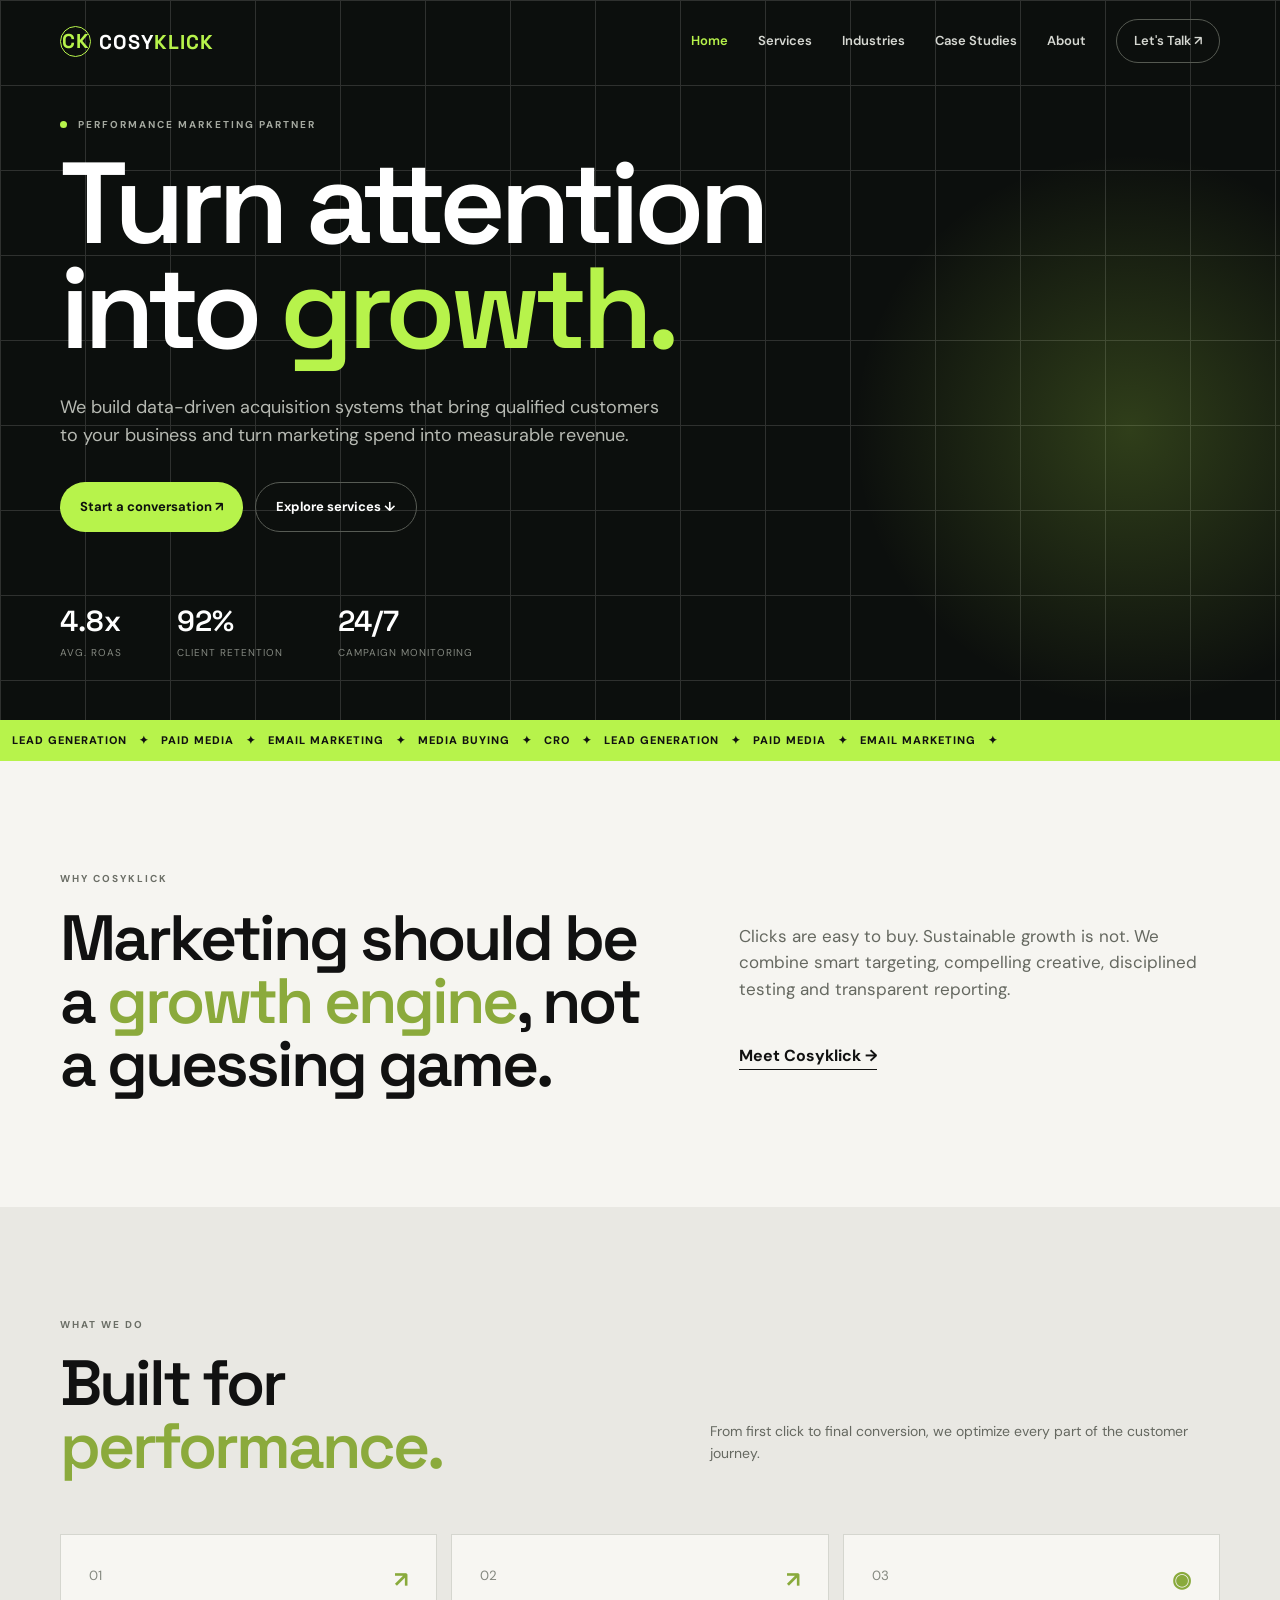
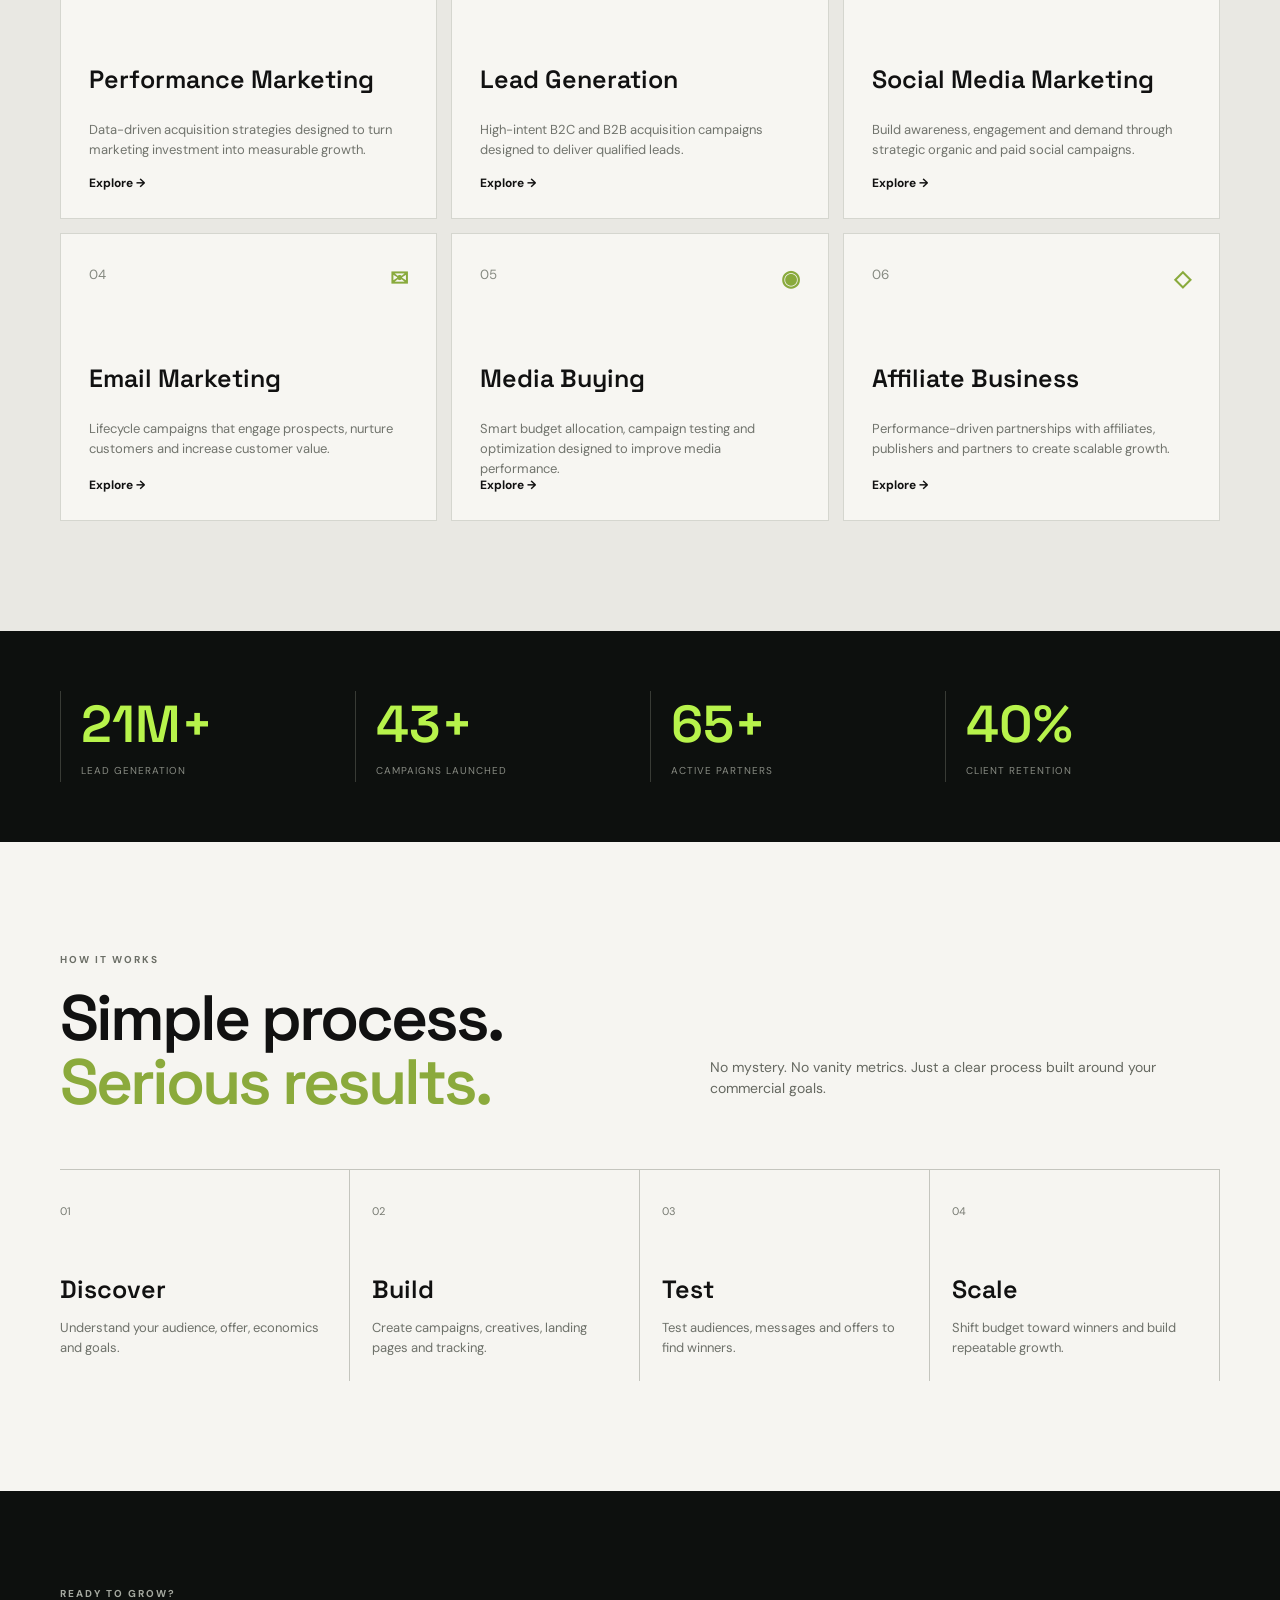
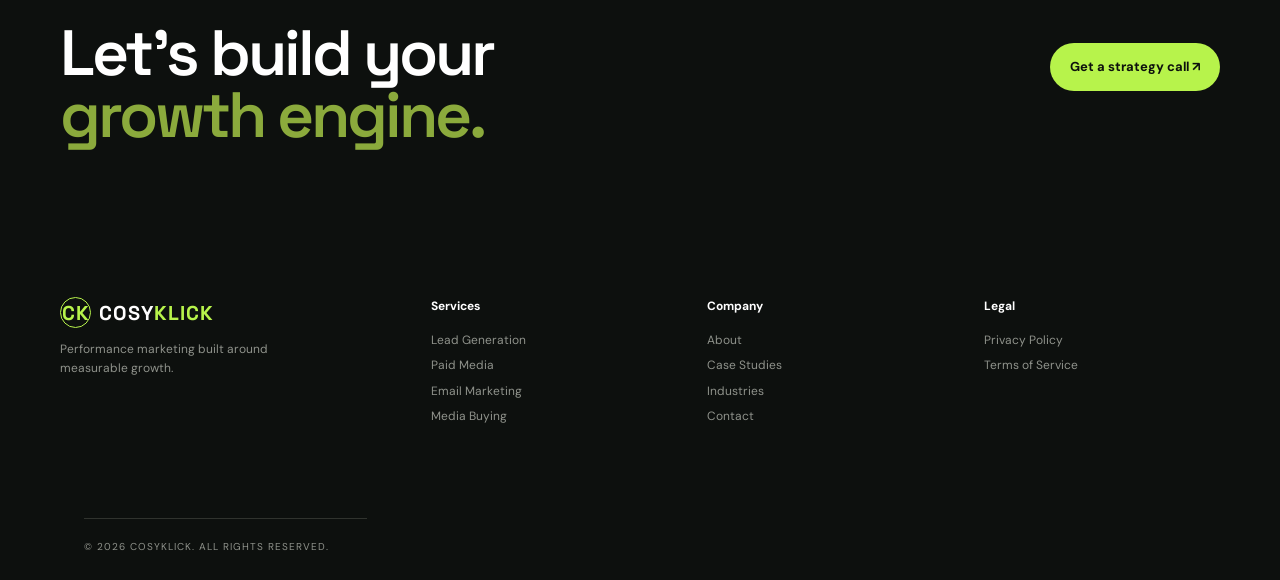
<file: index.html>
<!doctype html>
<html lang="en">

<head>
  <meta charset="utf-8">
  <meta name="viewport" content="width=device-width,initial-scale=1">
  <meta name="description"
    content="Cosyklick — performance marketing, lead generation, paid media, email marketing and conversion optimization.">
  <title>CosyKlick | Performance Marketing</title>
  <link rel="preconnect" href="https://fonts.googleapis.com">
  <link rel="preconnect" href="https://fonts.gstatic.com" crossorigin>
  <link
    href="https://fonts.googleapis.com/css2?family=DM+Sans:wght@400;500;600;700&family=Space+Grotesk:wght@500;600;700&display=swap"
    rel="stylesheet">
  <link rel="stylesheet" href="css/style.css">
</head>

<body>
  <div class="progress"></div>
  <header class="header">
    <nav class="nav wrap"><a class="brand" href="index.html"><span
          class="brand-icon">CK</span>COSY<span>KLICK</span></a><button class="hamb" aria-label="Menu">☰</button>
      <div class="links"><a class="active" href="index.html">Home</a><a href="services.html">Services</a><a
          href="industries.html">Industries</a><a href="case-studies.html">Case Studies</a><a
          href="about.html">About</a><a class="pill" href="contact.html">Let's Talk ↗</a></div>
    </nav>
  </header>
  <main>
    <section class="hero">
      <div class="hero-bg"></div>
      <div class="wrap hero-content">
        <div class="eyebrow"><i></i> PERFORMANCE MARKETING PARTNER</div>
        <h1>Turn attention<br>into <em>growth.</em></h1>
        <p>We build data-driven acquisition systems that bring qualified customers to your business and turn marketing
          spend into measurable revenue.</p>
        <div class="actions"><a class="btn lime" href="contact.html">Start a conversation ↗</a><a class="btn outline"
            href="services.html">Explore services ↓</a></div>
        <div class="proof">
          <div><b>4.8x</b><small>Avg. ROAS</small></div>
          <div><b>92%</b><small>Client retention</small></div>
          <div><b>24/7</b><small>Campaign monitoring</small></div>
        </div>
      </div>
      <div class="glow"></div>
    </section>
    <div class="ticker">
      <div>LEAD GENERATION　✦　PAID MEDIA　✦　EMAIL MARKETING　✦　MEDIA BUYING　✦　CRO　✦　LEAD GENERATION　✦　PAID MEDIA　✦　EMAIL
        MARKETING　✦</div>
    </div>
    <section class="section">
      <div class="wrap split">
        <div>
          <div class="eyebrow dark">WHY COSYKLICK</div>
          <h2>Marketing should be a <span>growth engine</span>, not a guessing game.</h2>
        </div>
        <div class="copy">
          <p>Clicks are easy to buy. Sustainable growth is not. We combine smart targeting, compelling creative,
            disciplined testing and transparent reporting.</p><a class="text-link" href="about.html">Meet Cosyklick
            →</a>
        </div>
      </div>
    </section>
    <section class="section grey">
      <div class="wrap">
        <div class="head">
          <div>
            <div class="eyebrow dark">WHAT WE DO</div>
            <h2>Built for <span>performance.</span></h2>
          </div>
          <p>From first click to final conversion, we optimize every part of the customer journey.</p>
        </div>
        <div class="cards">

          <!-- 01 PERFORMANCE MARKETING -->

          <a class="card" href="performance-marketing.html">

            <small>01</small>

            <strong>↗</strong>

            <h3>
              Performance Marketing
            </h3>

            <p>
              Data-driven acquisition strategies designed to
              turn marketing investment into measurable growth.
            </p>

            <b>
              Explore →
            </b>

          </a>


          <!-- 02 LEAD GENERATION -->

          <a class="card" href="lead-generation.html">

            <small>02</small>

            <strong>↗</strong>

            <h3>
              Lead Generation
            </h3>

            <p>
              High-intent B2C and B2B acquisition campaigns
              designed to deliver qualified leads.
            </p>

            <b>
              Explore →
            </b>

          </a>


          <!-- 03 SOCIAL MEDIA MARKETING -->

          <a class="card" href="social-media-marketing.html">

            <small>03</small>

            <strong>◉</strong>

            <h3>
              Social Media Marketing
            </h3>

            <p>
              Build awareness, engagement and demand through
              strategic organic and paid social campaigns.
            </p>

            <b>
              Explore →
            </b>

          </a>


          <!-- 04 EMAIL MARKETING -->

          <a class="card" href="email-marketing.html">

            <small>04</small>

            <strong>✉</strong>

            <h3>
              Email Marketing
            </h3>

            <p>
              Lifecycle campaigns that engage prospects,
              nurture customers and increase customer value.
            </p>

            <b>
              Explore →
            </b>

          </a>


          <!-- 05 MEDIA BUYING -->

          <a class="card" href="media-buying.html">

            <small>05</small>

            <strong>◉</strong>

            <h3>
              Media Buying
            </h3>

            <p>
              Smart budget allocation, campaign testing and
              optimization designed to improve media performance.
            </p>

            <b>
              Explore →
            </b>

          </a>


          <!-- 06 AFFILIATE BUSINESS -->

          <a class="card" href="affiliate-business.html">

            <small>06</small>

            <strong>◇</strong>

            <h3>
              Affiliate Business
            </h3>

            <p>
              Performance-driven partnerships with affiliates,
              publishers and partners to create scalable growth.
            </p>

            <b>
              Explore →
            </b>

          </a>

        </div>
      </div>
    </section>
    <section class="stats">
      <div class="wrap statgrid">

        <div>
          <b data-count="50" data-suffix="M+">0</b>
          <small>Lead Generation</small>
        </div>

        <div>
          <b data-count="100" data-suffix="+">0</b>
          <small>Campaigns Launched</small>
        </div>

        <div>
          <b data-count="150" data-suffix="+">0</b>
          <small>Active Partners</small>
        </div>

        <div>
          <b data-count="92" data-suffix="%">0</b>
          <small>Client Retention</small>
        </div>

      </div>
    </section>
    <section class="section">
      <div class="wrap">
        <div class="head">
          <div>
            <div class="eyebrow dark">HOW IT WORKS</div>
            <h2>Simple process.<br><span>Serious results.</span></h2>
          </div>
          <p>No mystery. No vanity metrics. Just a clear process built around your commercial goals.</p>
        </div>
        <div class="steps">
          <div><i>01</i>
            <h3>Discover</h3>
            <p>Understand your audience, offer, economics and goals.</p>
          </div>
          <div><i>02</i>
            <h3>Build</h3>
            <p>Create campaigns, creatives, landing pages and tracking.</p>
          </div>
          <div><i>03</i>
            <h3>Test</h3>
            <p>Test audiences, messages and offers to find winners.</p>
          </div>
          <div><i>04</i>
            <h3>Scale</h3>
            <p>Shift budget toward winners and build repeatable growth.</p>
          </div>
        </div>
      </div>
    </section>
    <section class="darksection">
      <div class="wrap cta-row">
        <div>
          <div class="eyebrow">READY TO GROW?</div>
          <h2>Let's build your<br><span>growth engine.</span></h2>
        </div><a class="btn lime" href="contact.html">Get a strategy call ↗</a>
      </div>
    </section>
  </main>
  <footer>
    <div class="wrap foot">
      <div><a class="brand" href="index.html"><span class="brand-icon">CK</span>COSY<span>KLICK</span></a>
        <p>Performance marketing built around measurable growth.</p>
      </div>
      <div>
        <h4>Services</h4><a href="lead-generation.html">Lead Generation</a><a href="paid-media.html">Paid Media</a><a
          href="email-marketing.html">Email Marketing</a><a href="services.html">Media Buying</a>
      </div>
      <div>
        <h4>Company</h4><a href="about.html">About</a><a href="case-studies.html">Case Studies</a><a
          href="industries.html">Industries</a><a href="contact.html">Contact</a>
      </div>
      <div>
    <h4>Legal</h4>

    <a href="privacy-policy.html">
      Privacy Policy
    </a>

    <a href="terms-of-service.html">
      Terms of Service
    </a>
  </div>
    <div class="wrap copyright">© 2026 Cosyklick. All rights reserved.</div>
  </footer>
  <script src="js/script.js"></script>
</body>

</html>
</file>
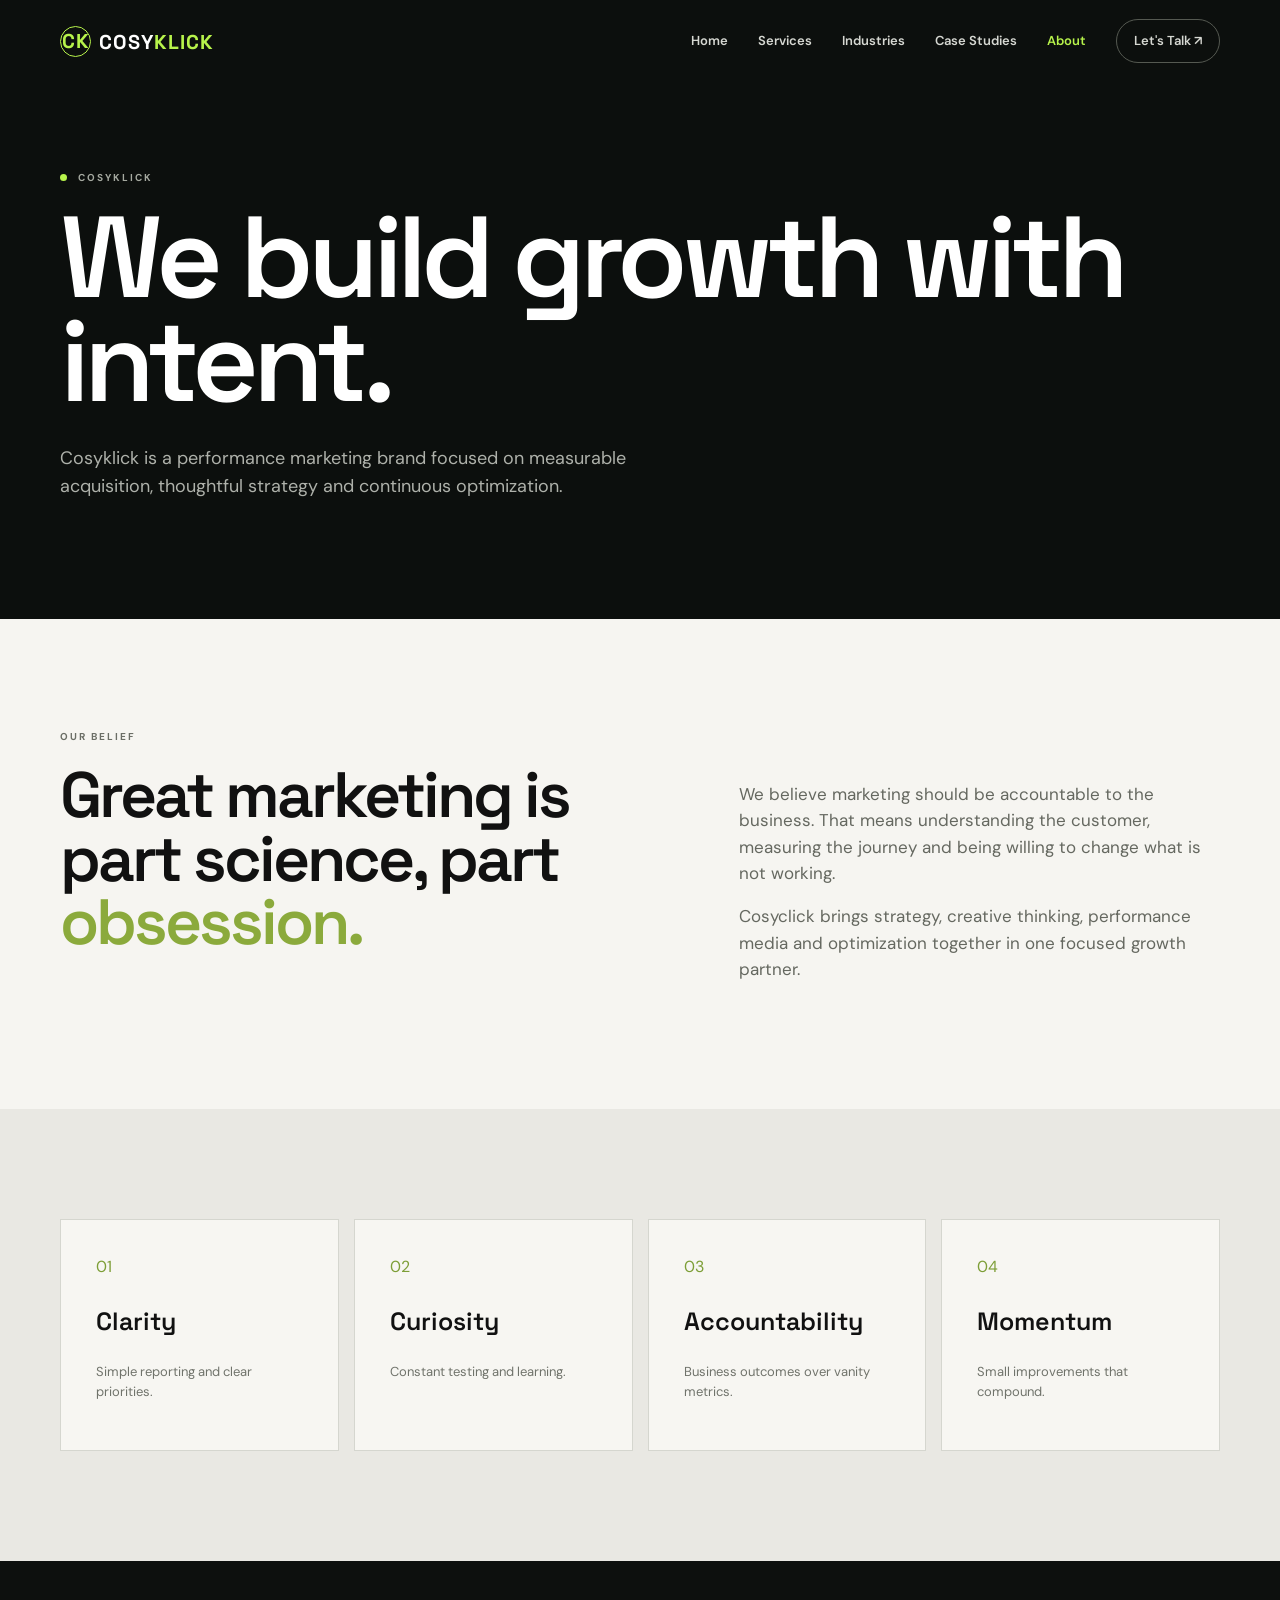
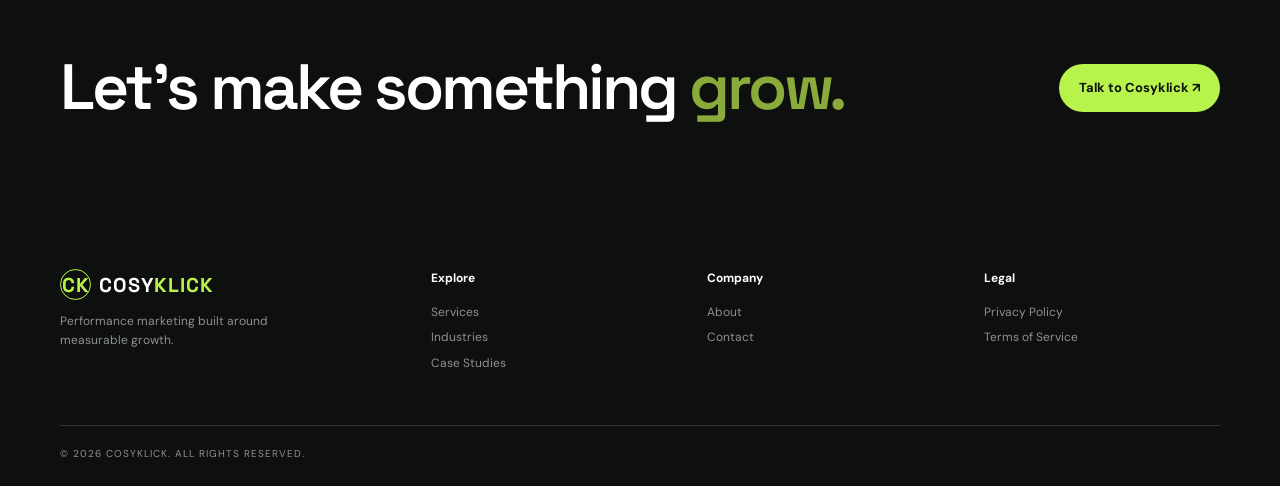
<file: about.html>
<!doctype html>
<html lang="en">

<head>
    <meta charset="utf-8">
    <meta name="viewport" content="width=device-width,initial-scale=1">
    <meta name="description" content="About Cosyclick performance marketing agency.">
    <title>About | Cosyklick</title>
    <link rel="preconnect" href="https://fonts.googleapis.com">
    <link rel="preconnect" href="https://fonts.gstatic.com" crossorigin>
    <link
        href="https://fonts.googleapis.com/css2?family=DM+Sans:wght@400;500;600;700&family=Space+Grotesk:wght@500;600;700&display=swap"
        rel="stylesheet">
    <link rel="stylesheet" href="css/style.css">
</head>

<body>
    <header class="header">
        <nav class="nav wrap"><a class="brand" href="index.html"><span
                    class="brand-icon">CK</span>COSY<span>KLICK</span></a><button class="hamb"
                aria-label="Menu">☰</button>
            <div class="links"><a href="index.html">Home</a><a class="" href="services.html">Services</a><a class=""
                    href="industries.html">Industries</a><a class="" href="case-studies.html">Case Studies</a><a
                    class="active" href="about.html">About</a><a class="pill" href="contact.html">Let's Talk ↗</a></div>
        </nav>
    </header>
    <main>
        <section class="pagehero">
            <div class="wrap">
                <div class="eyebrow"><i></i> COSYKLICK</div>
                <h1>We build growth with intent.</h1>
                <p>Cosyklick is a performance marketing brand focused on measurable acquisition, thoughtful strategy and
                    continuous optimization.</p>
            </div>
        </section>
        <section class="section">
            <div class="wrap split">
                <div>
                    <div class="eyebrow dark">OUR BELIEF</div>
                    <h2>Great marketing is part science, part <span>obsession.</span></h2>
                </div>
                <div class="copy">
                    <p>We believe marketing should be accountable to the business. That means understanding the
                        customer, measuring the journey and being willing to change what is not working.</p>
                    <p>Cosyclick brings strategy, creative thinking, performance media and optimization together in one
                        focused growth partner.</p>
                </div>
            </div>
        </section>
        <section class="section grey">
            <div class="wrap values">
                <div><span>01</span>
                    <h3>Clarity</h3>
                    <p>Simple reporting and clear priorities.</p>
                </div>
                <div><span>02</span>
                    <h3>Curiosity</h3>
                    <p>Constant testing and learning.</p>
                </div>
                <div><span>03</span>
                    <h3>Accountability</h3>
                    <p>Business outcomes over vanity metrics.</p>
                </div>
                <div><span>04</span>
                    <h3>Momentum</h3>
                    <p>Small improvements that compound.</p>
                </div>
            </div>
        </section>
        <section class="darksection">
            <div class="wrap cta-row">
                <h2>Let's make something <span>grow.</span></h2><a class="btn lime" href="contact.html">Talk to
                    Cosyklick ↗</a>
            </div>
        </section>
    </main>
    <footer>
        <div class="wrap foot">
            <div><a class="brand" href="index.html"><span class="brand-icon">CK</span>COSY<span>KLICK</span></a>
                <p>Performance marketing built around measurable growth.</p>
            </div>
            <div>
                <h4>Explore</h4><a href="services.html">Services</a><a href="industries.html">Industries</a><a
                    href="case-studies.html">Case Studies</a>
            </div>
            <div>
                <h4>Company</h4><a href="about.html">About</a><a href="contact.html">Contact</a>
            </div>
            <div>
    <h4>Legal</h4>

    <a href="privacy-policy.html">
      Privacy Policy
    </a>

    <a href="terms-of-service.html">
      Terms of Service
    </a>
  </div>
        </div>
        <div class="wrap copyright">© 2026 Cosyklick. All rights reserved.</div>
    </footer>
    <script src="js/script.js"></script>
</body>

</html>
</file>
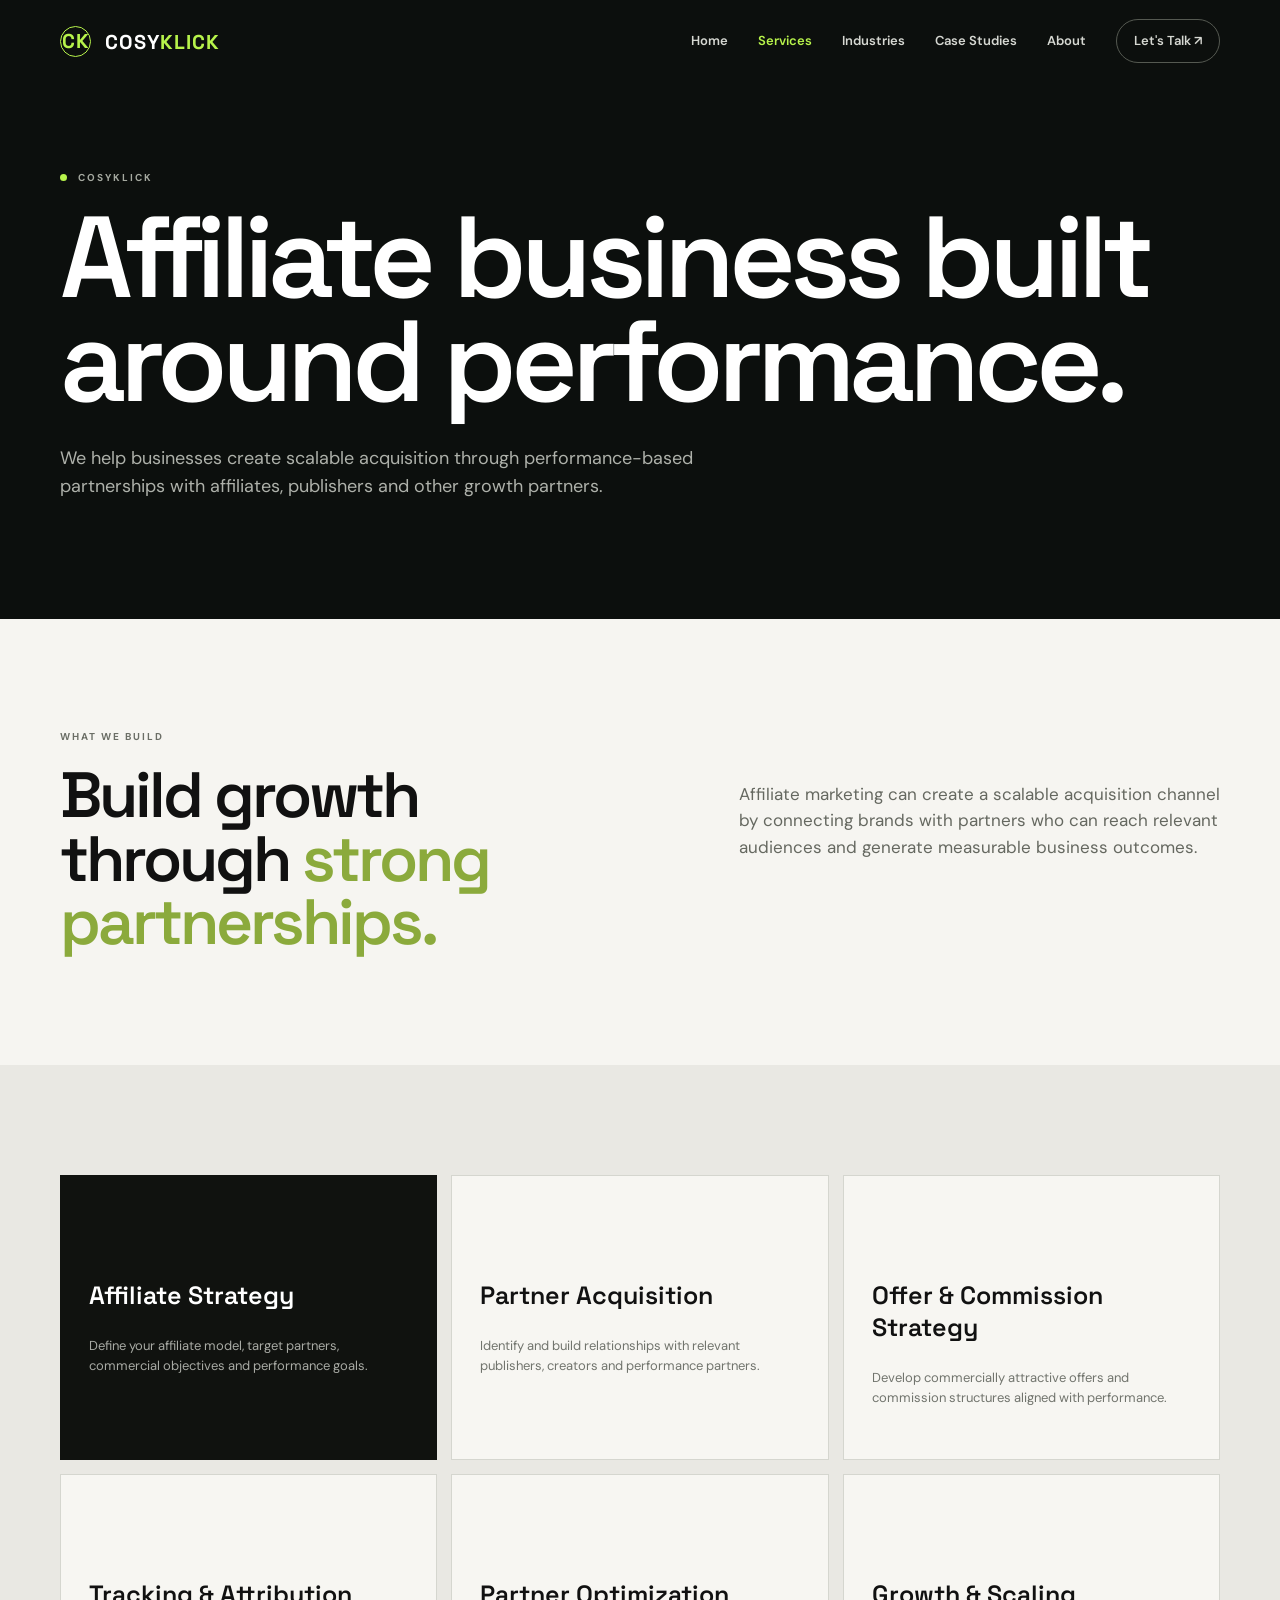
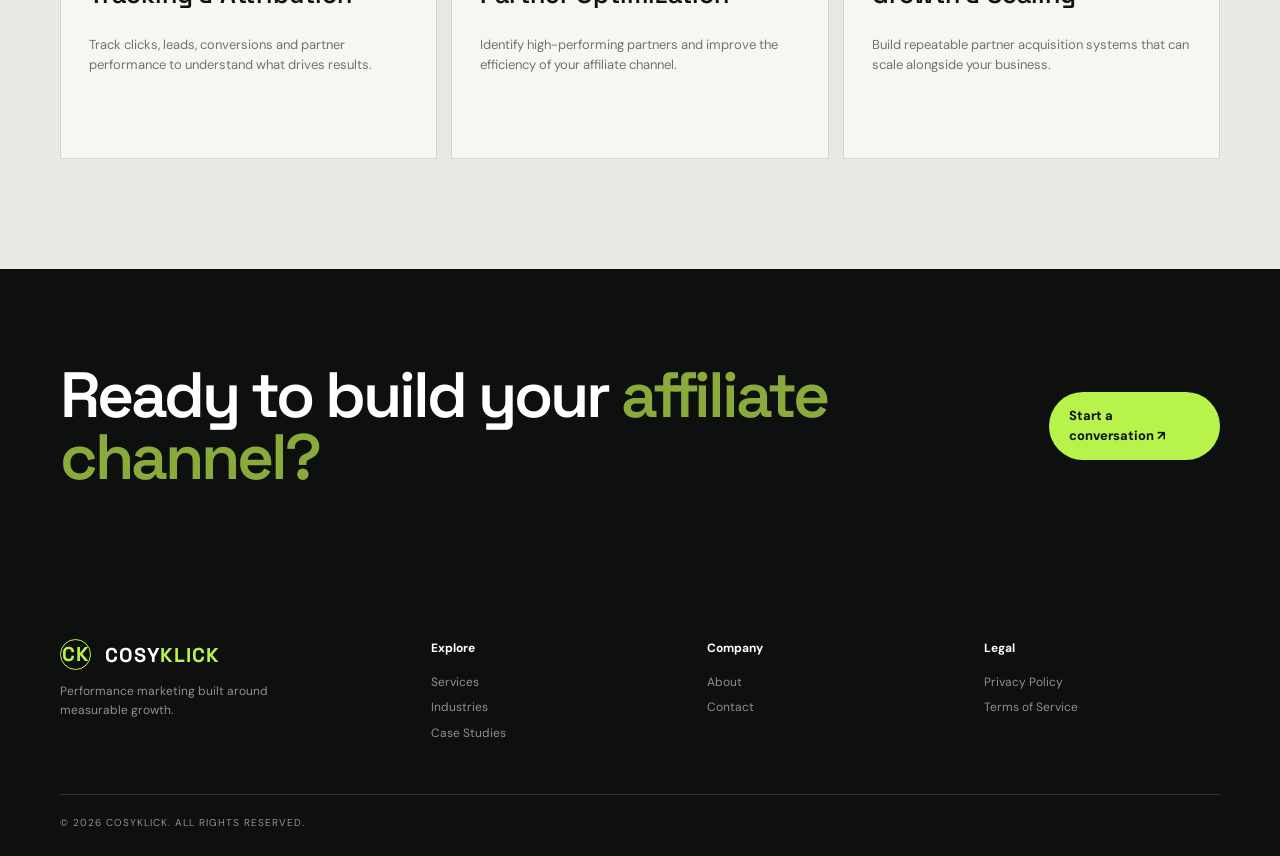
<file: affiliate-business.html>
<!doctype html>
<html lang="en">

<head>

<meta charset="utf-8">

<meta name="viewport" content="width=device-width,initial-scale=1">

<meta
  name="description"
  content="Affiliate business and performance partnership services by Cosyklick."
>

<title>Affiliate Business | Cosyklick</title>


<link
  rel="preconnect"
  href="https://fonts.googleapis.com"
>

<link
  rel="preconnect"
  href="https://fonts.gstatic.com"
  crossorigin
>

<link
  href="https://fonts.googleapis.com/css2?family=DM+Sans:wght@400;500;600;700&family=Space+Grotesk:wght@500;600;700&display=swap"
  rel="stylesheet"
>

<link
  rel="stylesheet"
  href="css/style.css"
>

</head>


<body>


<header class="header">

<nav class="nav wrap">


<a class="brand" href="index.html">

<span class="brand-icon">
CK
</span>

COSY<span>KLICK</span>

</a>


<button
  class="hamb"
  aria-label="Menu"
>

☰

</button>


<div class="links">

<a href="index.html">
Home
</a>

<a
  class="active"
  href="services.html"
>
Services
</a>

<a href="industries.html">
Industries
</a>

<a href="case-studies.html">
Case Studies
</a>

<a href="about.html">
About
</a>

<a
  class="pill"
  href="contact.html"
>
Let's Talk ↗
</a>

</div>

</nav>

</header>



<main>


<section class="pagehero">

<div class="wrap">


<div class="eyebrow">

<i></i>

COSYKLICK

</div>


<h1>

Affiliate business built around performance.

</h1>


<p>

We help businesses create scalable acquisition
through performance-based partnerships with
affiliates, publishers and other growth partners.

</p>


</div>

</section>



<section class="section">

<div class="wrap split">


<div>

<div class="eyebrow dark">
WHAT WE BUILD
</div>


<h2>

Build growth through
<span>strong partnerships.</span>

</h2>

</div>


<div class="copy">

<p>

Affiliate marketing can create a scalable acquisition
channel by connecting brands with partners who can
reach relevant audiences and generate measurable
business outcomes.

</p>

</div>


</div>

</section>



<section class="section grey">

<div class="wrap">

<div class="cards">


<div class="card darkcard">

<h3>
Affiliate Strategy
</h3>

<p>

Define your affiliate model, target partners,
commercial objectives and performance goals.

</p>

</div>


<div class="card">

<h3>
Partner Acquisition
</h3>

<p>

Identify and build relationships with relevant
publishers, creators and performance partners.

</p>

</div>


<div class="card">

<h3>
Offer & Commission Strategy
</h3>

<p>

Develop commercially attractive offers and
commission structures aligned with performance.

</p>

</div>


<div class="card">

<h3>
Tracking & Attribution
</h3>

<p>

Track clicks, leads, conversions and partner
performance to understand what drives results.

</p>

</div>


<div class="card">

<h3>
Partner Optimization
</h3>

<p>

Identify high-performing partners and improve
the efficiency of your affiliate channel.

</p>

</div>


<div class="card">

<h3>
Growth & Scaling
</h3>

<p>

Build repeatable partner acquisition systems
that can scale alongside your business.

</p>

</div>


</div>

</div>

</section>



<section class="darksection">

<div class="wrap cta-row">

<h2>

Ready to build your
<span>affiliate channel?</span>

</h2>


<a
  class="btn lime"
  href="contact.html"
>

Start a conversation ↗

</a>

</div>

</section>


</main>



<footer>

<div class="wrap foot">


<div>

<a class="brand" href="index.html">

<span class="brand-icon">
CK
</span>

COSY<span>KLICK</span>

</a>

<p>
Performance marketing built around measurable growth.
</p>

</div>


<div>

<h4>
Explore
</h4>

<a href="services.html">
Services
</a>

<a href="industries.html">
Industries
</a>

<a href="case-studies.html">
Case Studies
</a>

</div>


<div>

<h4>
Company
</h4>

<a href="about.html">
About
</a>

<a href="contact.html">
Contact
</a>

</div>


 <div>
    <h4>Legal</h4>

    <a href="privacy-policy.html">
      Privacy Policy
    </a>

    <a href="terms-of-service.html">
      Terms of Service
    </a>
  </div>


</div>


<div class="wrap copyright">

© 2026 Cosyklick. All rights reserved.

</div>

</footer>


<script src="js/script.js"></script>

</body>

</html>
</file>
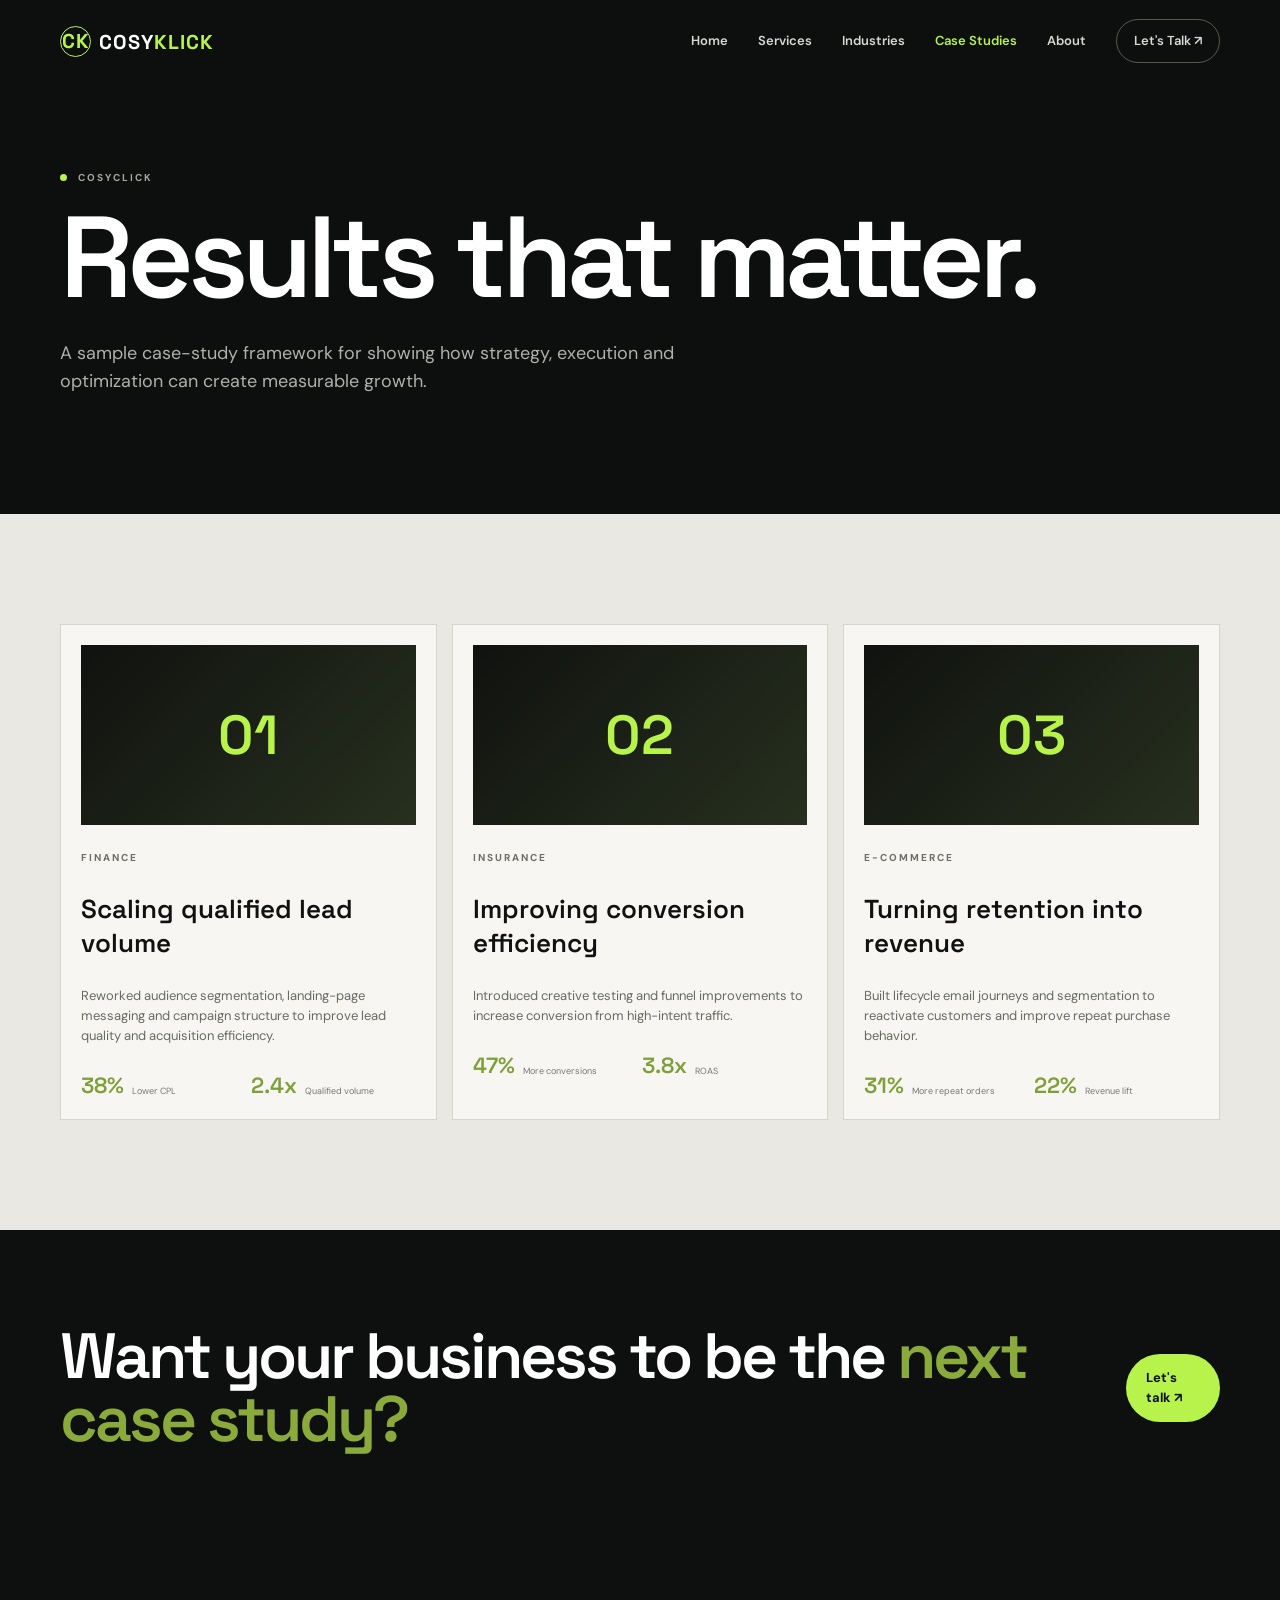
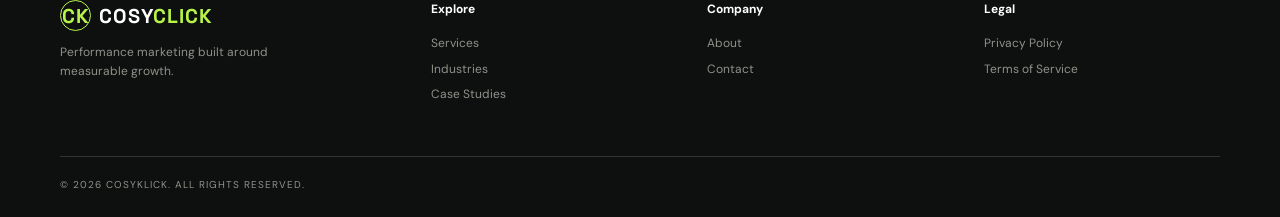
<file: case-studies.html>
<!doctype html>
<html lang="en">

<head>
    <meta charset="utf-8">
    <meta name="viewport" content="width=device-width,initial-scale=1">
    <meta name="description" content="Cosyklick performance marketing case studies.">
    <title>Case Studies | Cosyklick</title>
    <link rel="preconnect" href="https://fonts.googleapis.com">
    <link rel="preconnect" href="https://fonts.gstatic.com" crossorigin>
    <link
        href="https://fonts.googleapis.com/css2?family=DM+Sans:wght@400;500;600;700&family=Space+Grotesk:wght@500;600;700&display=swap"
        rel="stylesheet">
    <link rel="stylesheet" href="css/style.css">
</head>

<body>
    <header class="header">
        <nav class="nav wrap"><a class="brand" href="index.html"><span
                    class="brand-icon">CK</span>COSY<span>KLICK</span></a><button class="hamb"
                aria-label="Menu">☰</button>
            <div class="links"><a href="index.html">Home</a><a class="" href="services.html">Services</a><a class=""
                    href="industries.html">Industries</a><a class="active" href="case-studies.html">Case Studies</a><a
                    class="" href="about.html">About</a><a class="pill" href="contact.html">Let's Talk ↗</a></div>
        </nav>
    </header>
    <main>
        <section class="pagehero">
            <div class="wrap">
                <div class="eyebrow"><i></i> COSYCLICK</div>
                <h1>Results that matter.</h1>
                <p>A sample case-study framework for showing how strategy, execution and optimization can create
                    measurable growth.</p>
            </div>
        </section>
        <section class="section grey">
            <div class="wrap casegrid">
                <article>
                    <div class="casevisual">01</div>
                    <div class="eyebrow dark">FINANCE</div>
                    <h3>Scaling qualified lead volume</h3>
                    <p>Reworked audience segmentation, landing-page messaging and campaign structure to improve lead
                        quality and acquisition efficiency.</p>
                    <div class="metricrow"><b>38%</b><small>Lower CPL</small><b>2.4x</b><small>Qualified volume</small>
                    </div>
                </article>
                <article>
                    <div class="casevisual">02</div>
                    <div class="eyebrow dark">INSURANCE</div>
                    <h3>Improving conversion efficiency</h3>
                    <p>Introduced creative testing and funnel improvements to increase conversion from high-intent
                        traffic.</p>
                    <div class="metricrow"><b>47%</b><small>More conversions</small><b>3.8x</b><small>ROAS</small></div>
                </article>
                <article>
                    <div class="casevisual">03</div>
                    <div class="eyebrow dark">E-COMMERCE</div>
                    <h3>Turning retention into revenue</h3>
                    <p>Built lifecycle email journeys and segmentation to reactivate customers and improve repeat
                        purchase behavior.</p>
                    <div class="metricrow"><b>31%</b><small>More repeat orders</small><b>22%</b><small>Revenue
                            lift</small></div>
                </article>
            </div>
        </section>
        <section class="darksection">
            <div class="wrap cta-row">
                <h2>Want your business to be the <span>next case study?</span></h2><a class="btn lime"
                    href="contact.html">Let's talk ↗</a>
            </div>
        </section>
    </main>
    <footer>
        <div class="wrap foot">
            <div><a class="brand" href="index.html"><span class="brand-icon">CK</span>COSY<span>CLICK</span></a>
                <p>Performance marketing built around measurable growth.</p>
            </div>
            <div>
                <h4>Explore</h4><a href="services.html">Services</a><a href="industries.html">Industries</a><a
                    href="case-studies.html">Case Studies</a>
            </div>
            <div>
                <h4>Company</h4><a href="about.html">About</a><a href="contact.html">Contact</a>
            </div>
             <div>
    <h4>Legal</h4>

    <a href="privacy-policy.html">
      Privacy Policy
    </a>

    <a href="terms-of-service.html">
      Terms of Service
    </a>
  </div>
        </div>
        <div class="wrap copyright">© 2026 Cosyklick. All rights reserved.</div>
    </footer>
    <script src="js/script.js"></script>
</body>

</html>
</file>
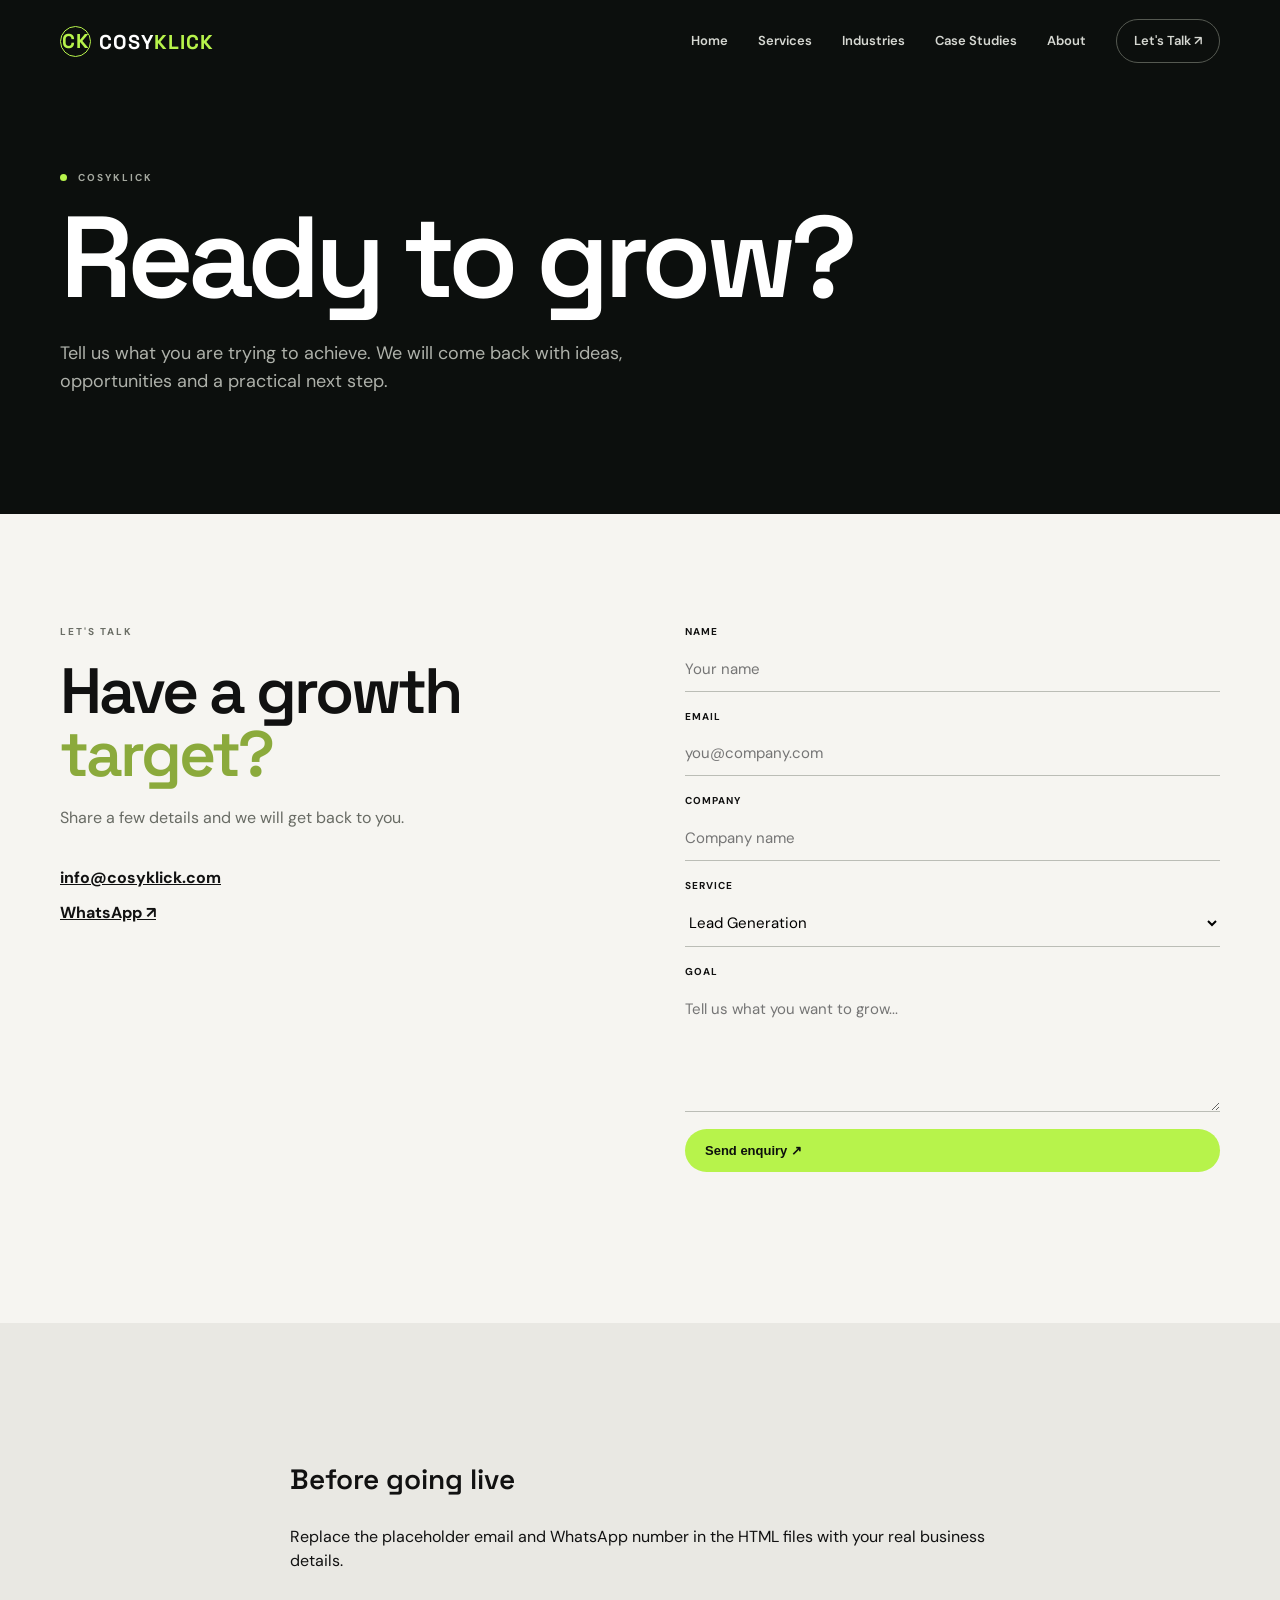
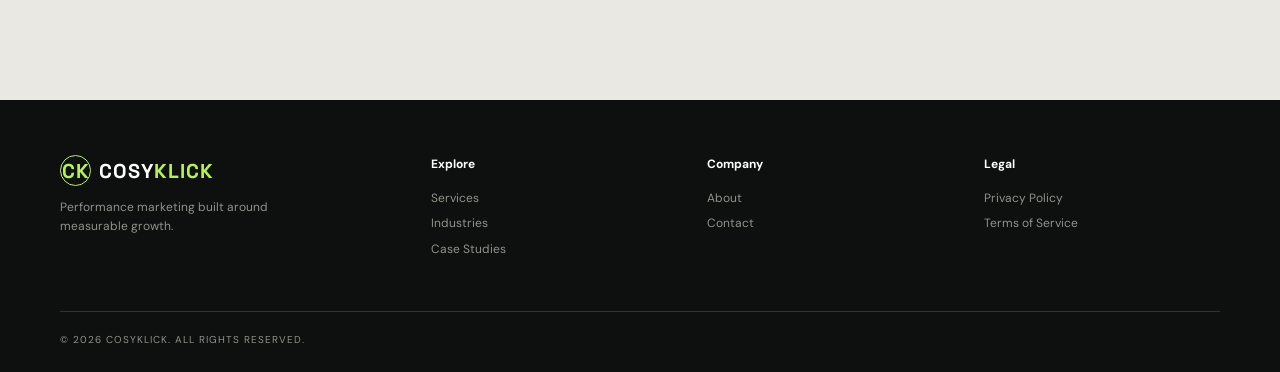
<file: contact.html>
<!doctype html>
<html lang="en">

<head>
    <meta charset="utf-8">
    <meta name="viewport" content="width=device-width,initial-scale=1">
    <meta name="description" content="Contact Cosyclick for performance marketing and lead generation.">
    <title>Contact | Cosyklick</title>
    <link rel="preconnect" href="https://fonts.googleapis.com">
    <link rel="preconnect" href="https://fonts.gstatic.com" crossorigin>
    <link
        href="https://fonts.googleapis.com/css2?family=DM+Sans:wght@400;500;600;700&family=Space+Grotesk:wght@500;600;700&display=swap"
        rel="stylesheet">
    <link rel="stylesheet" href="css/style.css">
</head>

<body>
    <header class="header">
        <nav class="nav wrap"><a class="brand" href="index.html"><span
                    class="brand-icon">CK</span>COSY<span>KLICK</span></a><button class="hamb"
                aria-label="Menu">☰</button>
            <div class="links"><a href="index.html">Home</a><a class="" href="services.html">Services</a><a class=""
                    href="industries.html">Industries</a><a class="" href="case-studies.html">Case Studies</a><a
                    class="" href="about.html">About</a><a class="pill" href="contact.html">Let's Talk ↗</a></div>
        </nav>
    </header>
    <main>
        <section class="pagehero">
            <div class="wrap">
                <div class="eyebrow"><i></i> COSYKLICK</div>
                <h1>Ready to grow?</h1>
                <p>Tell us what you are trying to achieve. We will come back with ideas, opportunities and a practical
                    next step.</p>
            </div>
        </section>
        <section class="section">
            <div class="wrap contactgrid">
                <div>
                    <div class="eyebrow dark">LET'S TALK</div>
                    <h2>Have a growth <span>target?</span></h2>
                    <p class="contactintro">Share a few details and we will get back to you.</p>
                    <div class="contactdetails"><a href="mailto:info@cosyklick.com">info@cosyklick.com</a><a href="https://wa.me/918770347076?text=Hi%20Cosyklick!%20I%27m%20looking%20to%20grow%20my%20business%20with%20digital%20marketing%20services.%20I%27d%20love%20to%20explore%20your%20performance%20marketing%2C%20lead%20generation%2C%20social%20media%2C%20email%20marketing%20and%20media%20buying%20solutions.%20Let%27s%20discuss%20how%20we%20can%20accelerate%20my%20growth!" target="_blank" rel="noopener">
  WhatsApp ↗
</a></div>
                </div>
                <form id="contactForm" class="form"><label>Name<input required name="name"
                            placeholder="Your name"></label><label>Email<input required type="email" name="email"
                            placeholder="you@company.com"></label><label>Company<input name="company"
                            placeholder="Company name"></label><label>Service<select name="service">
                            <option>Lead Generation</option>
                            <option>Paid Media</option>
                            <option>Email Marketing</option>
                            <option>Media Buying</option>
                            <option>Conversion Optimization</option>
                            <option>Other</option>
                        </select></label><label>Goal<textarea name="message" rows="5"
                            placeholder="Tell us what you want to grow..."></textarea></label><button class="btn lime"
                        type="submit">Send enquiry ↗</button>
                    <p id="formNote"></p>
                </form>
            </div>
        </section>
        <section class="section grey">
            <div class="wrap mini">
                <h3>Before going live</h3>
                <p>Replace the placeholder email and WhatsApp number in the HTML files with your real business details.
                </p>
            </div>
        </section>
    </main>
    <footer>
        <div class="wrap foot">
            <div><a class="brand" href="index.html"><span class="brand-icon">CK</span>COSY<span>KLICK</span></a>
                <p>Performance marketing built around measurable growth.</p>
            </div>
            <div>
                <h4>Explore</h4><a href="services.html">Services</a><a href="industries.html">Industries</a><a
                    href="case-studies.html">Case Studies</a>
            </div>
            <div>
                <h4>Company</h4><a href="about.html">About</a><a href="contact.html">Contact</a>
            </div>
            <div>
    <h4>Legal</h4>

    <a href="privacy-policy.html">
      Privacy Policy
    </a>

    <a href="terms-of-service.html">
      Terms of Service
    </a>
  </div>
        </div>
        <div class="wrap copyright">© 2026 Cosyklick. All rights reserved.</div>
    </footer>
    <script src="js/script.js"></script>
</body>

</html>
</file>
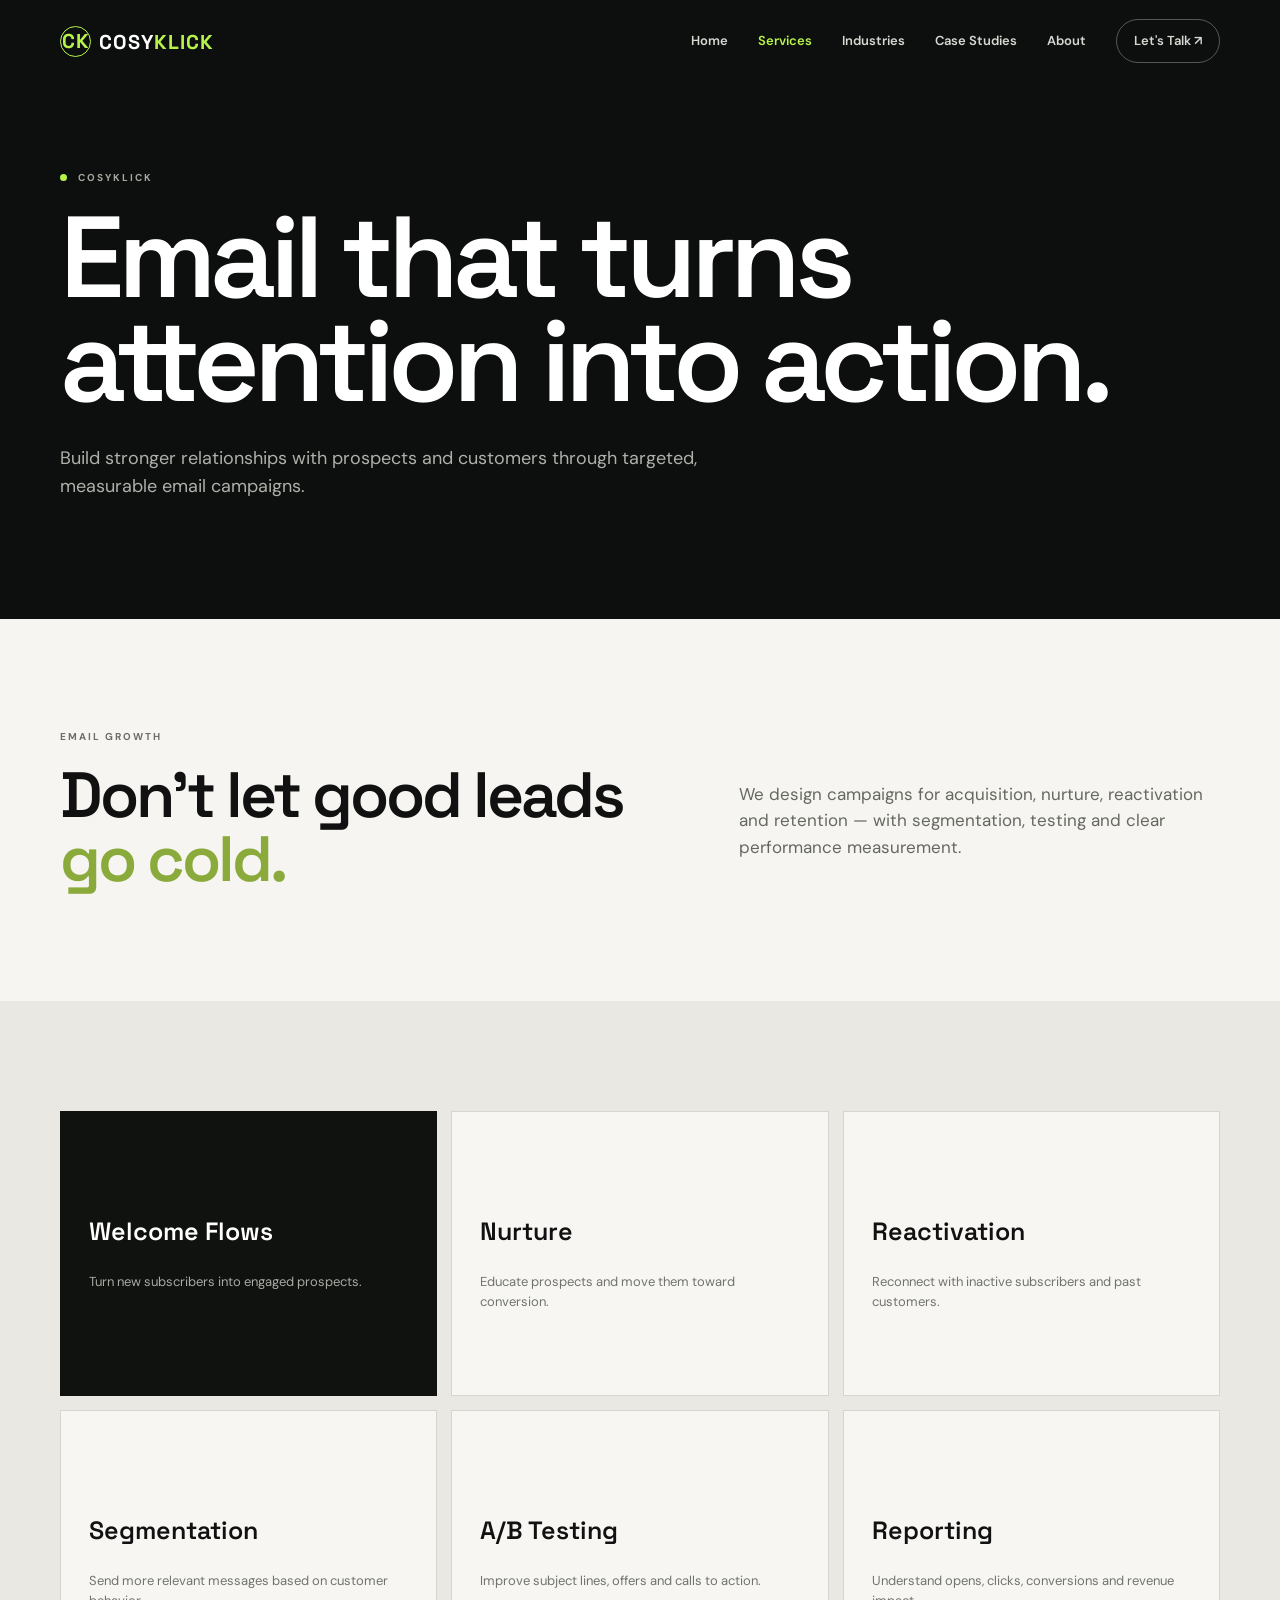
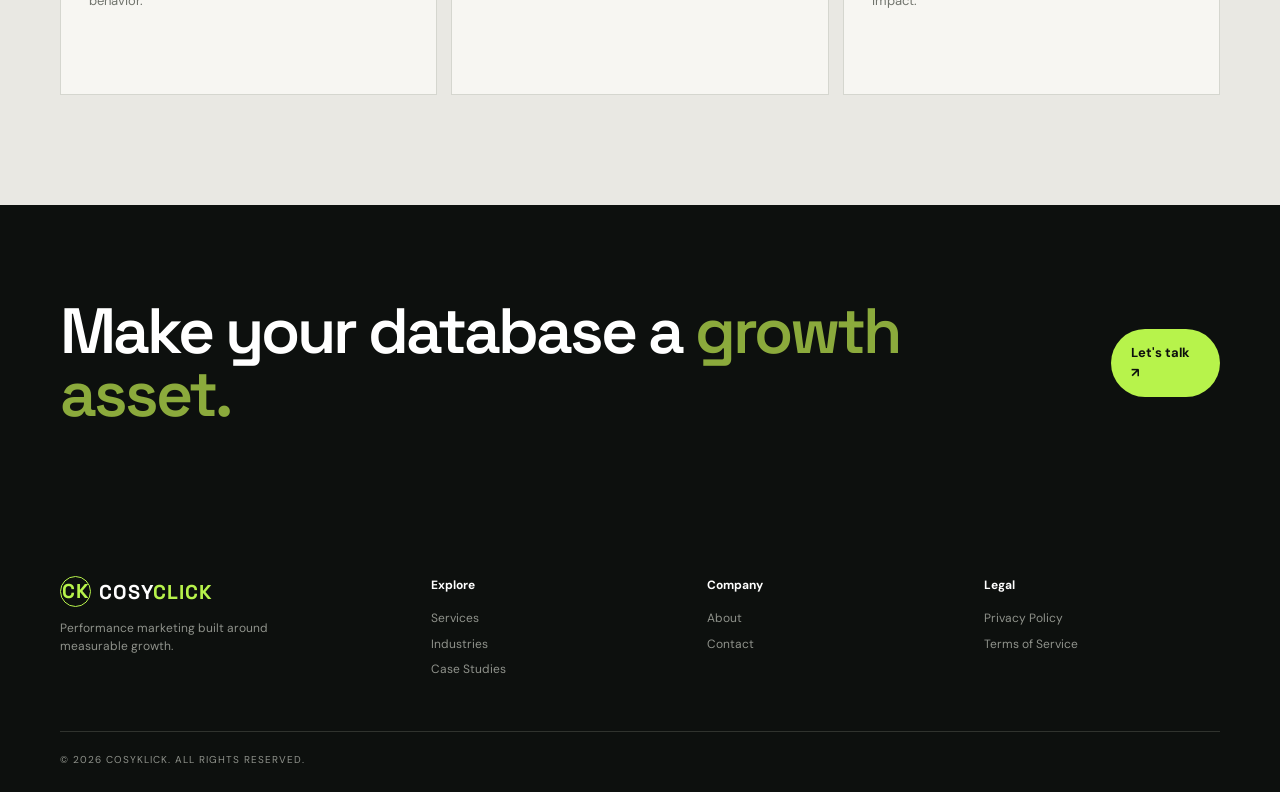
<file: email-marketing.html>
<!doctype html>
<html lang="en">

<head>
    <meta charset="utf-8">
    <meta name="viewport" content="width=device-width,initial-scale=1">
    <meta name="description" content="Email marketing and lifecycle campaigns by Cosyclick.">
    <title>Email Marketing | Cosyklick</title>
    <link rel="preconnect" href="https://fonts.googleapis.com">
    <link rel="preconnect" href="https://fonts.gstatic.com" crossorigin>
    <link
        href="https://fonts.googleapis.com/css2?family=DM+Sans:wght@400;500;600;700&family=Space+Grotesk:wght@500;600;700&display=swap"
        rel="stylesheet">
    <link rel="stylesheet" href="css/style.css">
</head>

<body>
    <header class="header">
        <nav class="nav wrap"><a class="brand" href="index.html"><span
                    class="brand-icon">CK</span>COSY<span>KLICK</span></a><button class="hamb"
                aria-label="Menu">☰</button>
            <div class="links"><a href="index.html">Home</a><a class="active" href="services.html">Services</a><a
                    class="" href="industries.html">Industries</a><a class="" href="case-studies.html">Case
                    Studies</a><a class="" href="about.html">About</a><a class="pill" href="contact.html">Let's Talk
                    ↗</a></div>
        </nav>
    </header>
    <main>
        <section class="pagehero">
            <div class="wrap">
                <div class="eyebrow"><i></i> COSYKLICK</div>
                <h1>Email that turns attention into action.</h1>
                <p>Build stronger relationships with prospects and customers through targeted, measurable email
                    campaigns.</p>
            </div>
        </section>
        <section class="section">
            <div class="wrap split">
                <div>
                    <div class="eyebrow dark">EMAIL GROWTH</div>
                    <h2>Don't let good leads <span>go cold.</span></h2>
                </div>
                <div class="copy">
                    <p>We design campaigns for acquisition, nurture, reactivation and retention — with segmentation,
                        testing and clear performance measurement.</p>
                </div>
            </div>
        </section>
        <section class="section grey">
            <div class="wrap cards">
                <div class="card darkcard">
                    <h3>Welcome Flows</h3>
                    <p>Turn new subscribers into engaged prospects.</p>
                </div>
                <div class="card">
                    <h3>Nurture</h3>
                    <p>Educate prospects and move them toward conversion.</p>
                </div>
                <div class="card">
                    <h3>Reactivation</h3>
                    <p>Reconnect with inactive subscribers and past customers.</p>
                </div>
                <div class="card">
                    <h3>Segmentation</h3>
                    <p>Send more relevant messages based on customer behavior.</p>
                </div>
                <div class="card">
                    <h3>A/B Testing</h3>
                    <p>Improve subject lines, offers and calls to action.</p>
                </div>
                <div class="card">
                    <h3>Reporting</h3>
                    <p>Understand opens, clicks, conversions and revenue impact.</p>
                </div>
            </div>
        </section>
        <section class="darksection">
            <div class="wrap cta-row">
                <h2>Make your database a <span>growth asset.</span></h2><a class="btn lime" href="contact.html">Let's
                    talk ↗</a>
            </div>
        </section>
    </main>
    <footer>
        <div class="wrap foot">
            <div><a class="brand" href="index.html"><span class="brand-icon">CK</span>COSY<span>CLICK</span></a>
                <p>Performance marketing built around measurable growth.</p>
            </div>
            <div>
                <h4>Explore</h4><a href="services.html">Services</a><a href="industries.html">Industries</a><a
                    href="case-studies.html">Case Studies</a>
            </div>
            <div>
                <h4>Company</h4><a href="about.html">About</a><a href="contact.html">Contact</a>
            </div>
             <div>
    <h4>Legal</h4>

    <a href="privacy-policy.html">
      Privacy Policy
    </a>

    <a href="terms-of-service.html">
      Terms of Service
    </a>
  </div>
        </div>
        <div class="wrap copyright">© 2026 Cosyklick. All rights reserved.</div>
    </footer>
    <script src="js/script.js"></script>
</body>

</html>
</file>
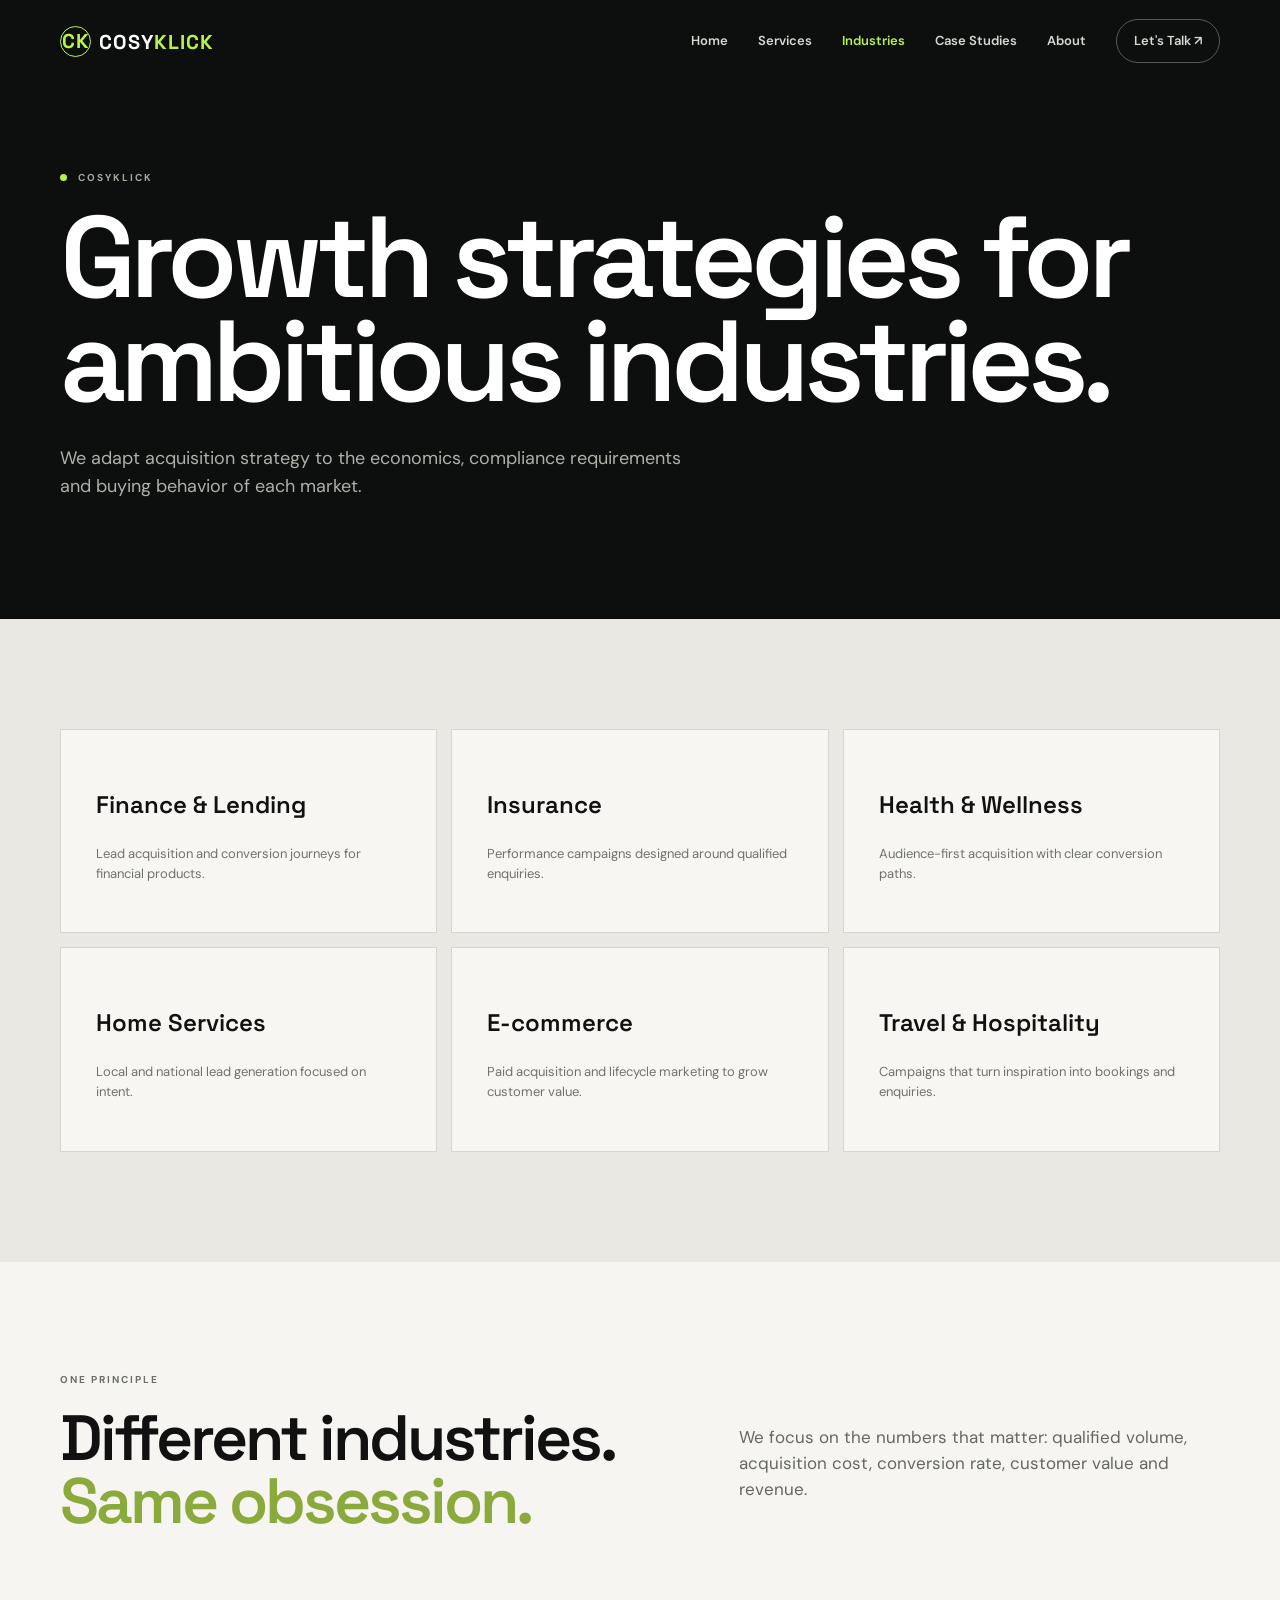
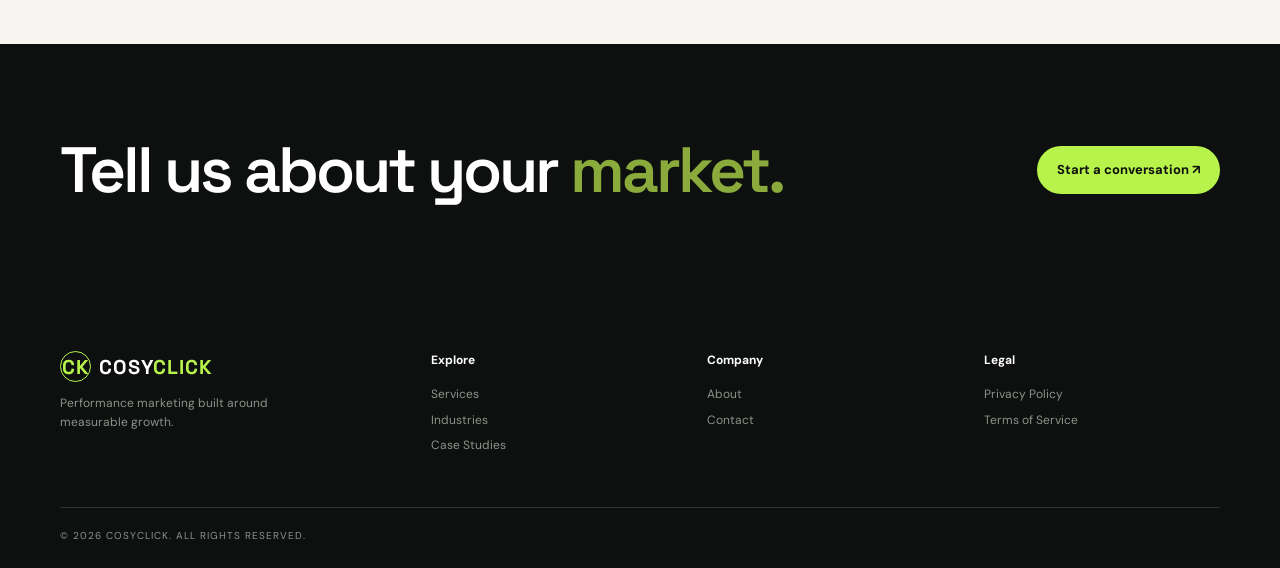
<file: industries.html>
<!doctype html>
<html lang="en">

<head>
    <meta charset="utf-8">
    <meta name="viewport" content="width=device-width,initial-scale=1">
    <meta name="description" content="Industries served by Cosyclick.">
    <title>Industries | Cosyclick</title>
    <link rel="preconnect" href="https://fonts.googleapis.com">
    <link rel="preconnect" href="https://fonts.gstatic.com" crossorigin>
    <link
        href="https://fonts.googleapis.com/css2?family=DM+Sans:wght@400;500;600;700&family=Space+Grotesk:wght@500;600;700&display=swap"
        rel="stylesheet">
    <link rel="stylesheet" href="css/style.css">
</head>

<body>
    <header class="header">
        <nav class="nav wrap"><a class="brand" href="index.html"><span
                    class="brand-icon">CK</span>COSY<span>KLICK</span></a><button class="hamb"
                aria-label="Menu">☰</button>
            <div class="links"><a href="index.html">Home</a><a class="" href="services.html">Services</a><a
                    class="active" href="industries.html">Industries</a><a class="" href="case-studies.html">Case
                    Studies</a><a class="" href="about.html">About</a><a class="pill" href="contact.html">Let's Talk
                    ↗</a></div>
        </nav>
    </header>
    <main>
        <section class="pagehero">
            <div class="wrap">
                <div class="eyebrow"><i></i> COSYKLICK</div>
                <h1>Growth strategies for ambitious industries.</h1>
                <p>We adapt acquisition strategy to the economics, compliance requirements and buying behavior of each
                    market.</p>
            </div>
        </section>
        <section class="section grey">
            <div class="wrap industrypage">
                <div>
                    <h3>Finance & Lending</h3>
                    <p>Lead acquisition and conversion journeys for financial products.</p>
                </div>
                <div>
                    <h3>Insurance</h3>
                    <p>Performance campaigns designed around qualified enquiries.</p>
                </div>
                <div>
                    <h3>Health & Wellness</h3>
                    <p>Audience-first acquisition with clear conversion paths.</p>
                </div>
                <div>
                    <h3>Home Services</h3>
                    <p>Local and national lead generation focused on intent.</p>
                </div>
                <div>
                    <h3>E-commerce</h3>
                    <p>Paid acquisition and lifecycle marketing to grow customer value.</p>
                </div>
                <div>
                    <h3>Travel & Hospitality</h3>
                    <p>Campaigns that turn inspiration into bookings and enquiries.</p>
                </div>
            </div>
        </section>
        <section class="section">
            <div class="wrap split">
                <div>
                    <div class="eyebrow dark">ONE PRINCIPLE</div>
                    <h2>Different industries.<br><span>Same obsession.</span></h2>
                </div>
                <div class="copy">
                    <p>We focus on the numbers that matter: qualified volume, acquisition cost, conversion rate,
                        customer value and revenue.</p>
                </div>
            </div>
        </section>
        <section class="darksection">
            <div class="wrap cta-row">
                <h2>Tell us about your <span>market.</span></h2><a class="btn lime" href="contact.html">Start a
                    conversation ↗</a>
            </div>
        </section>
    </main>
    <footer>
        <div class="wrap foot">
            <div><a class="brand" href="index.html"><span class="brand-icon">CK</span>COSY<span>CLICK</span></a>
                <p>Performance marketing built around measurable growth.</p>
            </div>
            <div>
                <h4>Explore</h4><a href="services.html">Services</a><a href="industries.html">Industries</a><a
                    href="case-studies.html">Case Studies</a>
            </div>
            <div>
                <h4>Company</h4><a href="about.html">About</a><a href="contact.html">Contact</a>
            </div>
           <div>
    <h4>Legal</h4>

    <a href="privacy-policy.html">
      Privacy Policy
    </a>

    <a href="terms-of-service.html">
      Terms of Service
    </a>
  </div>
        </div>
        <div class="wrap copyright">© 2026 Cosyclick. All rights reserved.</div>
    </footer>
    <script src="js/script.js"></script>
</body>

</html>
</file>
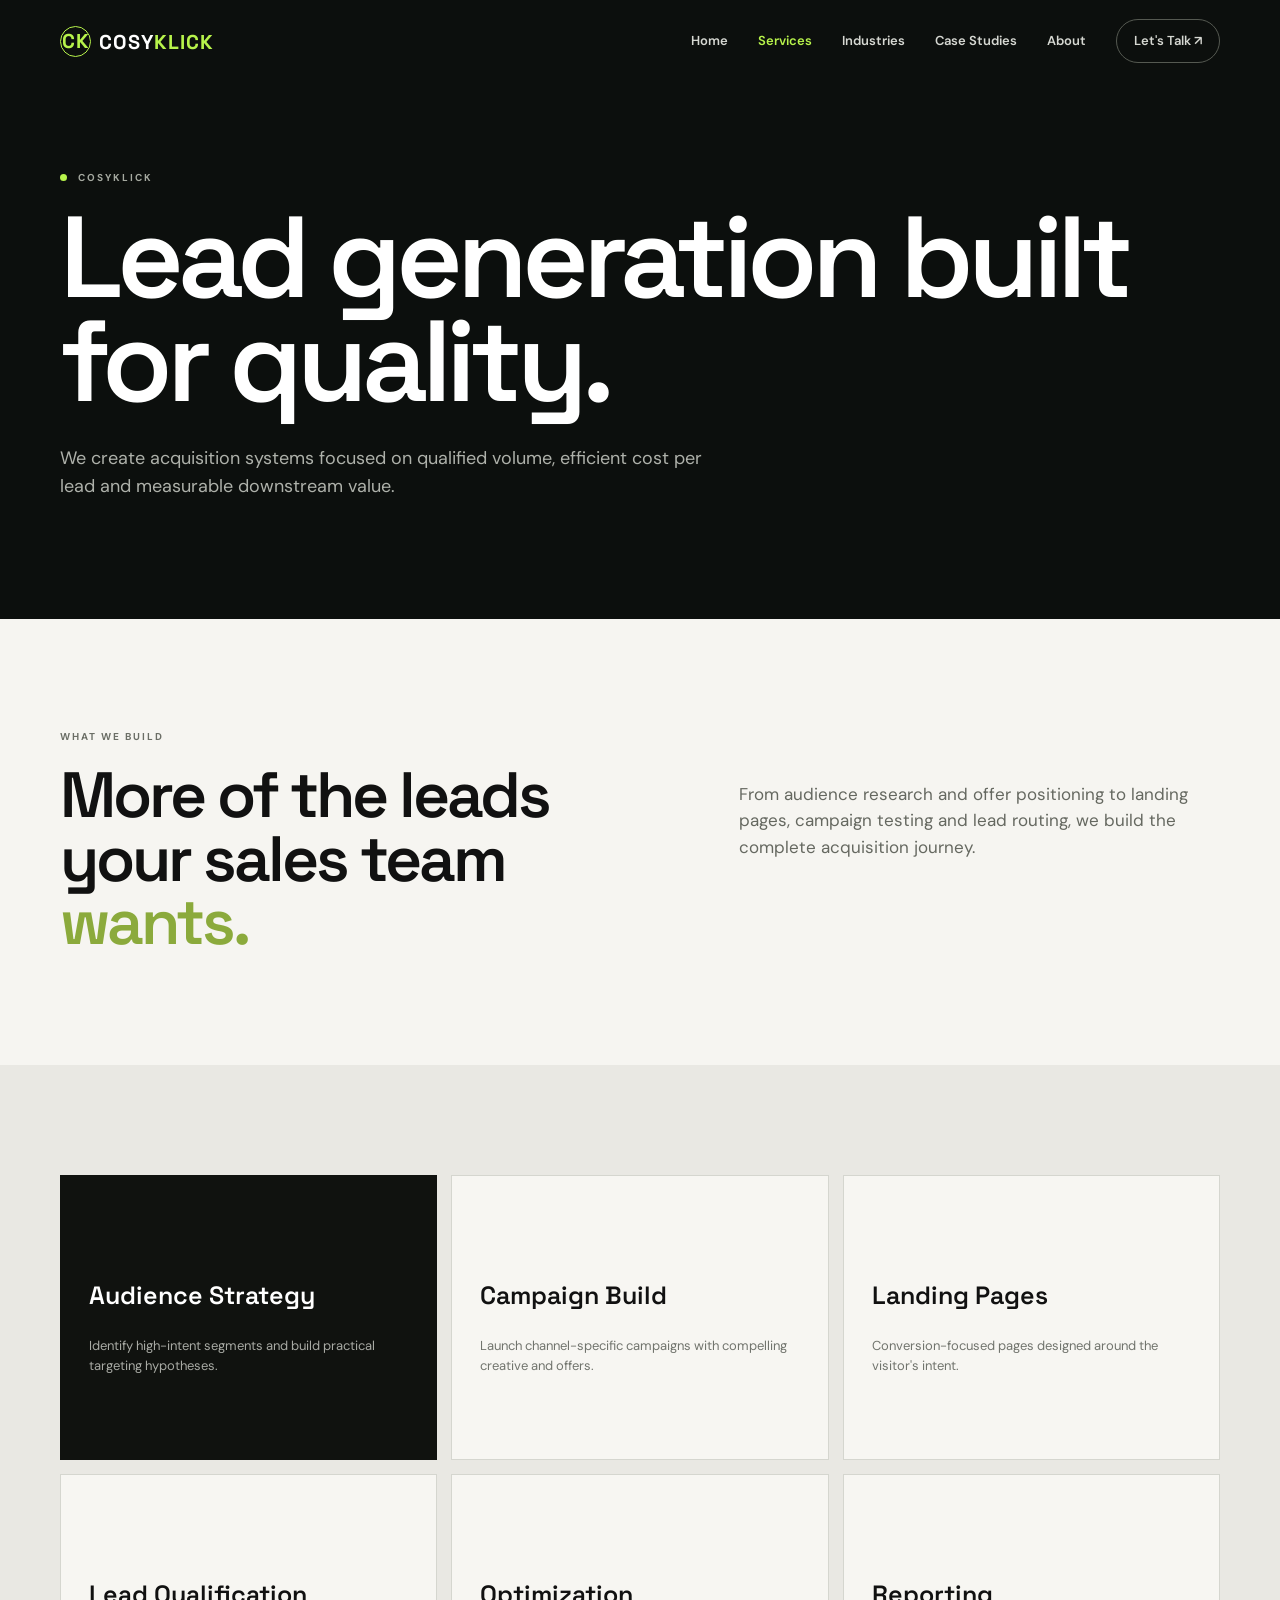
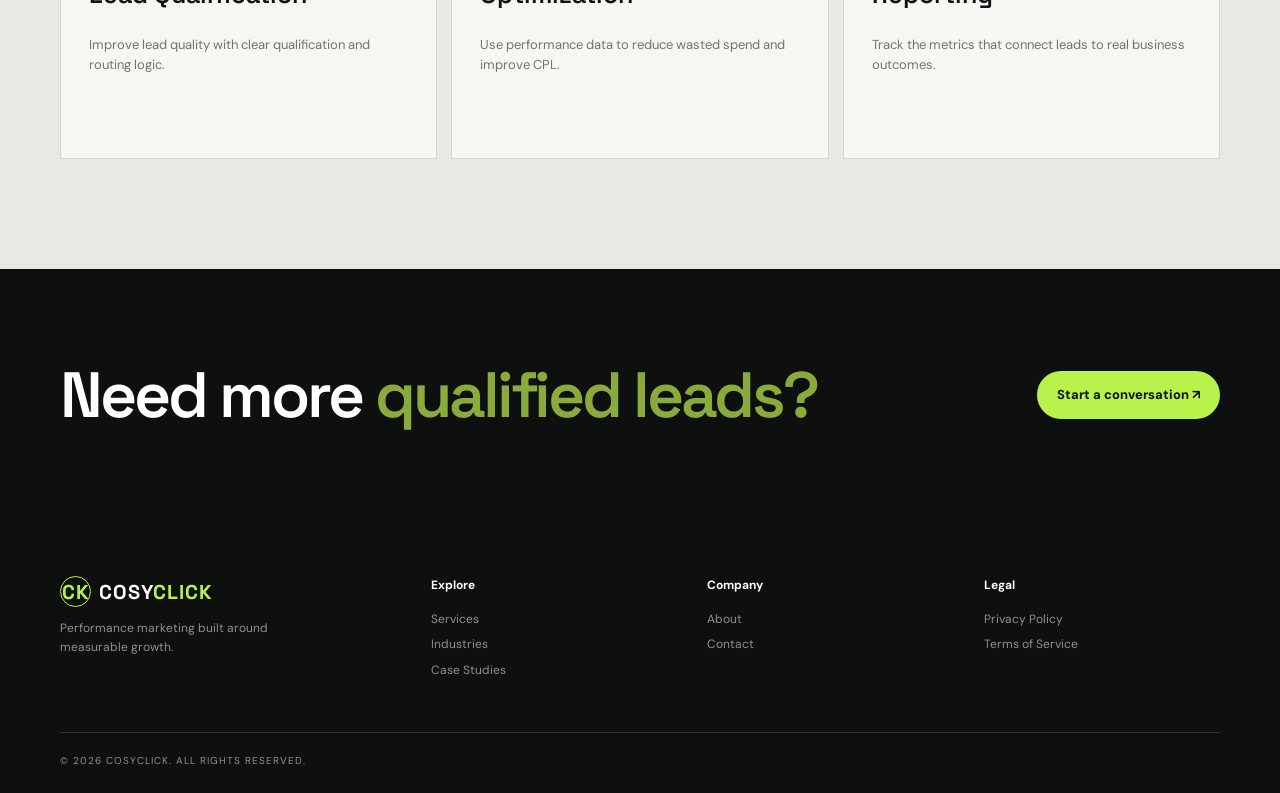
<file: lead-generation.html>
<!doctype html>
<html lang="en">

<head>
    <meta charset="utf-8">
    <meta name="viewport" content="width=device-width,initial-scale=1">
    <meta name="description" content="Qualified lead generation services by Cosyclick.">
    <title>Lead Generation | Cosyklick</title>
    <link rel="preconnect" href="https://fonts.googleapis.com">
    <link rel="preconnect" href="https://fonts.gstatic.com" crossorigin>
    <link
        href="https://fonts.googleapis.com/css2?family=DM+Sans:wght@400;500;600;700&family=Space+Grotesk:wght@500;600;700&display=swap"
        rel="stylesheet">
    <link rel="stylesheet" href="css/style.css">
</head>

<body>
    <header class="header">
        <nav class="nav wrap"><a class="brand" href="index.html"><span
                    class="brand-icon">CK</span>COSY<span>KLICK</span></a><button class="hamb"
                aria-label="Menu">☰</button>
            <div class="links"><a href="index.html">Home</a><a class="active" href="services.html">Services</a><a
                    class="" href="industries.html">Industries</a><a class="" href="case-studies.html">Case
                    Studies</a><a class="" href="about.html">About</a><a class="pill" href="contact.html">Let's Talk
                    ↗</a></div>
        </nav>
    </header>
    <main>
        <section class="pagehero">
            <div class="wrap">
                <div class="eyebrow"><i></i> COSYKLICK</div>
                <h1>Lead generation built for quality.</h1>
                <p>We create acquisition systems focused on qualified volume, efficient cost per lead and measurable
                    downstream value.</p>
            </div>
        </section>
        <section class="section">
            <div class="wrap split">
                <div>
                    <div class="eyebrow dark">WHAT WE BUILD</div>
                    <h2>More of the leads your sales team <span>wants.</span></h2>
                </div>
                <div class="copy">
                    <p>From audience research and offer positioning to landing pages, campaign testing and lead routing,
                        we build the complete acquisition journey.</p>
                </div>
            </div>
        </section>
        <section class="section grey">
            <div class="wrap">
                <div class="cards">
                    <div class="card darkcard">
                        <h3>Audience Strategy</h3>
                        <p>Identify high-intent segments and build practical targeting hypotheses.</p>
                    </div>
                    <div class="card">
                        <h3>Campaign Build</h3>
                        <p>Launch channel-specific campaigns with compelling creative and offers.</p>
                    </div>
                    <div class="card">
                        <h3>Landing Pages</h3>
                        <p>Conversion-focused pages designed around the visitor's intent.</p>
                    </div>
                    <div class="card">
                        <h3>Lead Qualification</h3>
                        <p>Improve lead quality with clear qualification and routing logic.</p>
                    </div>
                    <div class="card">
                        <h3>Optimization</h3>
                        <p>Use performance data to reduce wasted spend and improve CPL.</p>
                    </div>
                    <div class="card">
                        <h3>Reporting</h3>
                        <p>Track the metrics that connect leads to real business outcomes.</p>
                    </div>
                </div>
            </div>
        </section>
        <section class="darksection">
            <div class="wrap cta-row">
                <h2>Need more <span>qualified leads?</span></h2><a class="btn lime" href="contact.html">Start a
                    conversation ↗</a>
            </div>
        </section>
    </main>
    <footer>
        <div class="wrap foot">
            <div><a class="brand" href="index.html"><span class="brand-icon">CK</span>COSY<span>CLICK</span></a>
                <p>Performance marketing built around measurable growth.</p>
            </div>
            <div>
                <h4>Explore</h4><a href="services.html">Services</a><a href="industries.html">Industries</a><a
                    href="case-studies.html">Case Studies</a>
            </div>
            <div>
                <h4>Company</h4><a href="about.html">About</a><a href="contact.html">Contact</a>
            </div>
             <div>
    <h4>Legal</h4>

    <a href="privacy-policy.html">
      Privacy Policy
    </a>

    <a href="terms-of-service.html">
      Terms of Service
    </a>
  </div>
        </div>
        <div class="wrap copyright">© 2026 Cosyclick. All rights reserved.</div>
    </footer>
    <script src="js/script.js"></script>
</body>

</html>
</file>
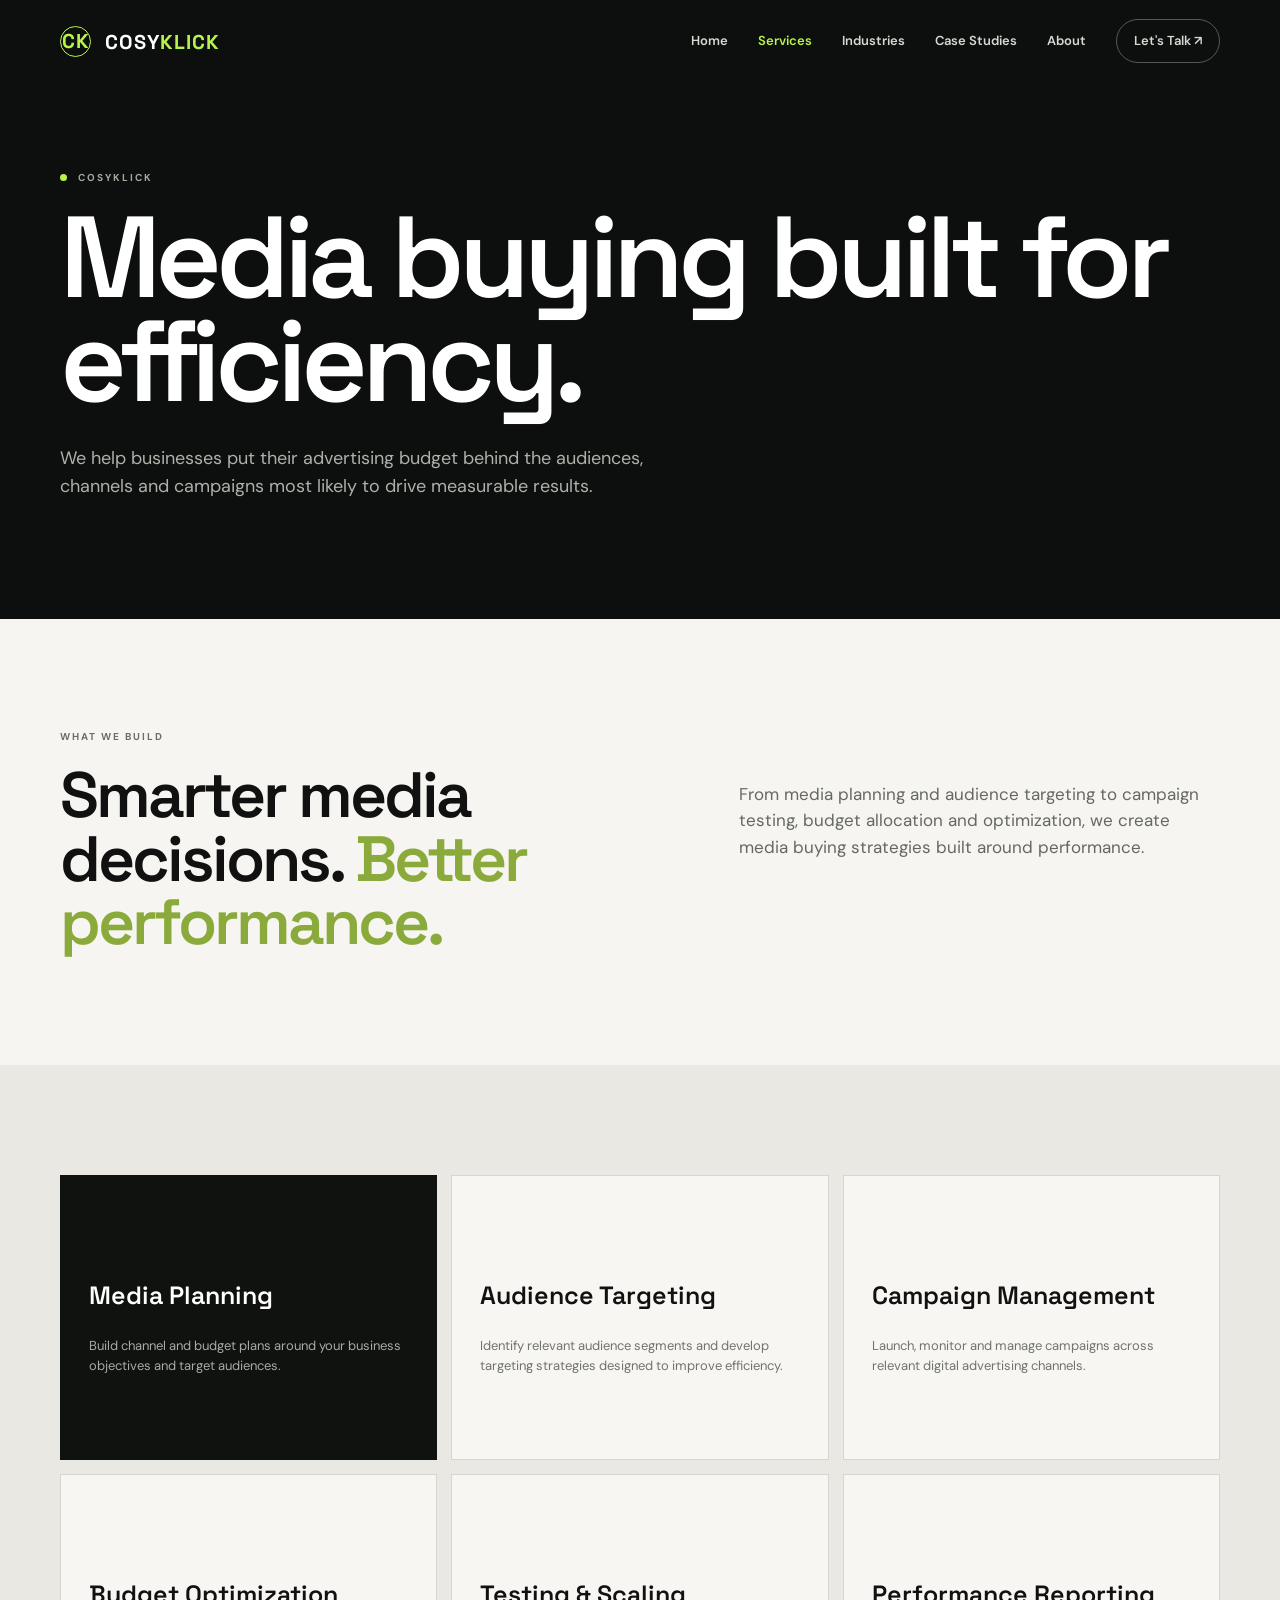
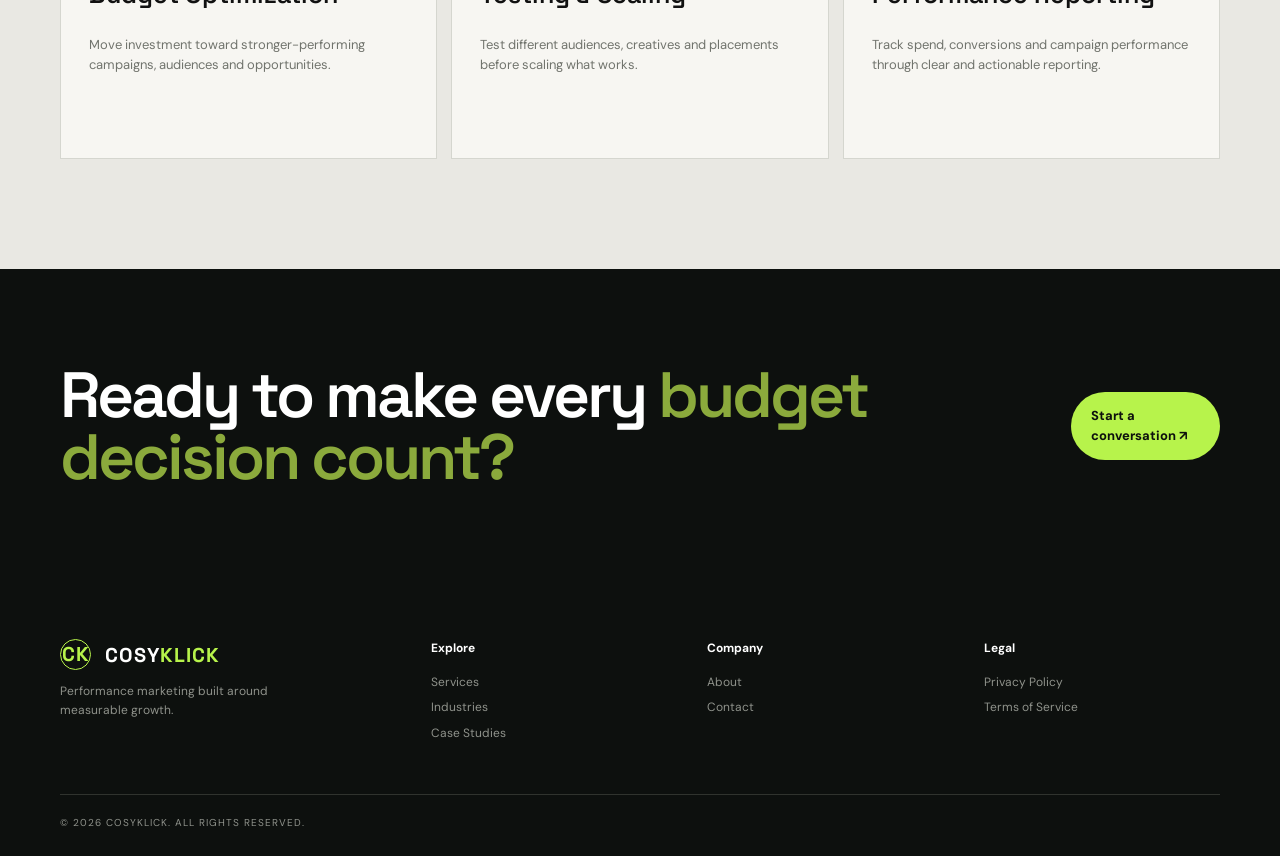
<file: media-buying.html>
<!doctype html>
<html lang="en">

<head>

<meta charset="utf-8">

<meta name="viewport" content="width=device-width,initial-scale=1">

<meta
  name="description"
  content="Media buying services by Cosyklick."
>

<title>Media Buying | Cosyklick</title>


<link
  rel="preconnect"
  href="https://fonts.googleapis.com"
>

<link
  rel="preconnect"
  href="https://fonts.gstatic.com"
  crossorigin
>

<link
  href="https://fonts.googleapis.com/css2?family=DM+Sans:wght@400;500;600;700&family=Space+Grotesk:wght@500;600;700&display=swap"
  rel="stylesheet"
>

<link
  rel="stylesheet"
  href="css/style.css"
>

</head>


<body>


<header class="header">

<nav class="nav wrap">


<a class="brand" href="index.html">

<span class="brand-icon">
CK
</span>

COSY<span>KLICK</span>

</a>


<button
  class="hamb"
  aria-label="Menu"
>

☰

</button>


<div class="links">

<a href="index.html">
Home
</a>

<a
  class="active"
  href="services.html"
>
Services
</a>

<a href="industries.html">
Industries
</a>

<a href="case-studies.html">
Case Studies
</a>

<a href="about.html">
About
</a>

<a
  class="pill"
  href="contact.html"
>
Let's Talk ↗
</a>

</div>

</nav>

</header>



<main>


<section class="pagehero">

<div class="wrap">


<div class="eyebrow">

<i></i>

COSYKLICK

</div>


<h1>

Media buying built for efficiency.

</h1>


<p>

We help businesses put their advertising budget
behind the audiences, channels and campaigns most
likely to drive measurable results.

</p>


</div>

</section>



<section class="section">

<div class="wrap split">


<div>

<div class="eyebrow dark">
WHAT WE BUILD
</div>


<h2>

Smarter media decisions.
<span>Better performance.</span>

</h2>

</div>


<div class="copy">

<p>

From media planning and audience targeting to
campaign testing, budget allocation and optimization,
we create media buying strategies built around
performance.

</p>

</div>


</div>

</section>



<section class="section grey">

<div class="wrap">

<div class="cards">


<div class="card darkcard">

<h3>
Media Planning
</h3>

<p>

Build channel and budget plans around your
business objectives and target audiences.

</p>

</div>


<div class="card">

<h3>
Audience Targeting
</h3>

<p>

Identify relevant audience segments and develop
targeting strategies designed to improve efficiency.

</p>

</div>


<div class="card">

<h3>
Campaign Management
</h3>

<p>

Launch, monitor and manage campaigns across
relevant digital advertising channels.

</p>

</div>


<div class="card">

<h3>
Budget Optimization
</h3>

<p>

Move investment toward stronger-performing campaigns,
audiences and opportunities.

</p>

</div>


<div class="card">

<h3>
Testing & Scaling
</h3>

<p>

Test different audiences, creatives and placements
before scaling what works.

</p>

</div>


<div class="card">

<h3>
Performance Reporting
</h3>

<p>

Track spend, conversions and campaign performance
through clear and actionable reporting.

</p>

</div>


</div>

</div>

</section>



<section class="darksection">

<div class="wrap cta-row">

<h2>

Ready to make every
<span>budget decision count?</span>

</h2>


<a
  class="btn lime"
  href="contact.html"
>

Start a conversation ↗

</a>

</div>

</section>


</main>



<footer>

<div class="wrap foot">


<div>

<a class="brand" href="index.html">

<span class="brand-icon">
CK
</span>

COSY<span>KLICK</span>

</a>

<p>
Performance marketing built around measurable growth.
</p>

</div>


<div>

<h4>
Explore
</h4>

<a href="services.html">
Services
</a>

<a href="industries.html">
Industries
</a>

<a href="case-studies.html">
Case Studies
</a>

</div>


<div>

<h4>
Company
</h4>

<a href="about.html">
About
</a>

<a href="contact.html">
Contact
</a>

</div>


 <div>
    <h4>Legal</h4>

    <a href="privacy-policy.html">
      Privacy Policy
    </a>

    <a href="terms-of-service.html">
      Terms of Service
    </a>
  </div>


</div>


<div class="wrap copyright">

© 2026 Cosyklick. All rights reserved.

</div>

</footer>


<script src="js/script.js"></script>

</body>

</html>
</file>
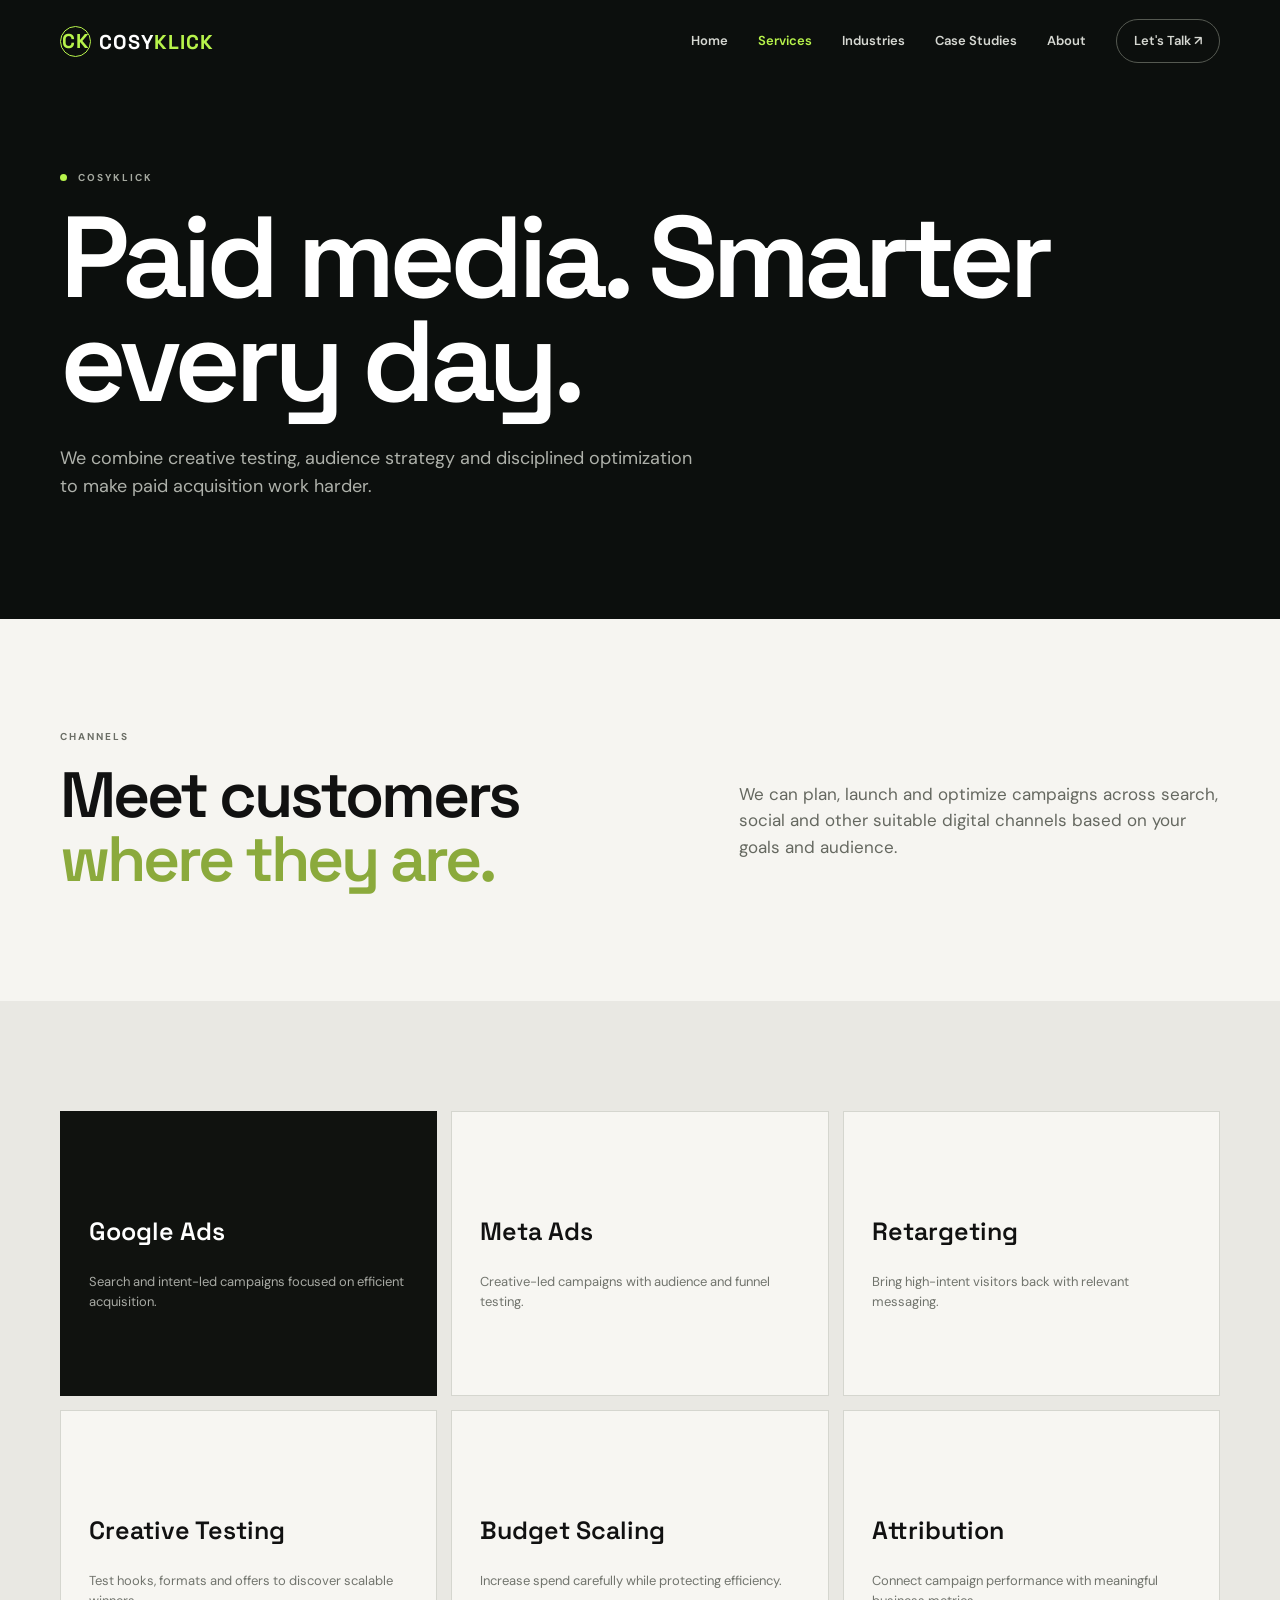
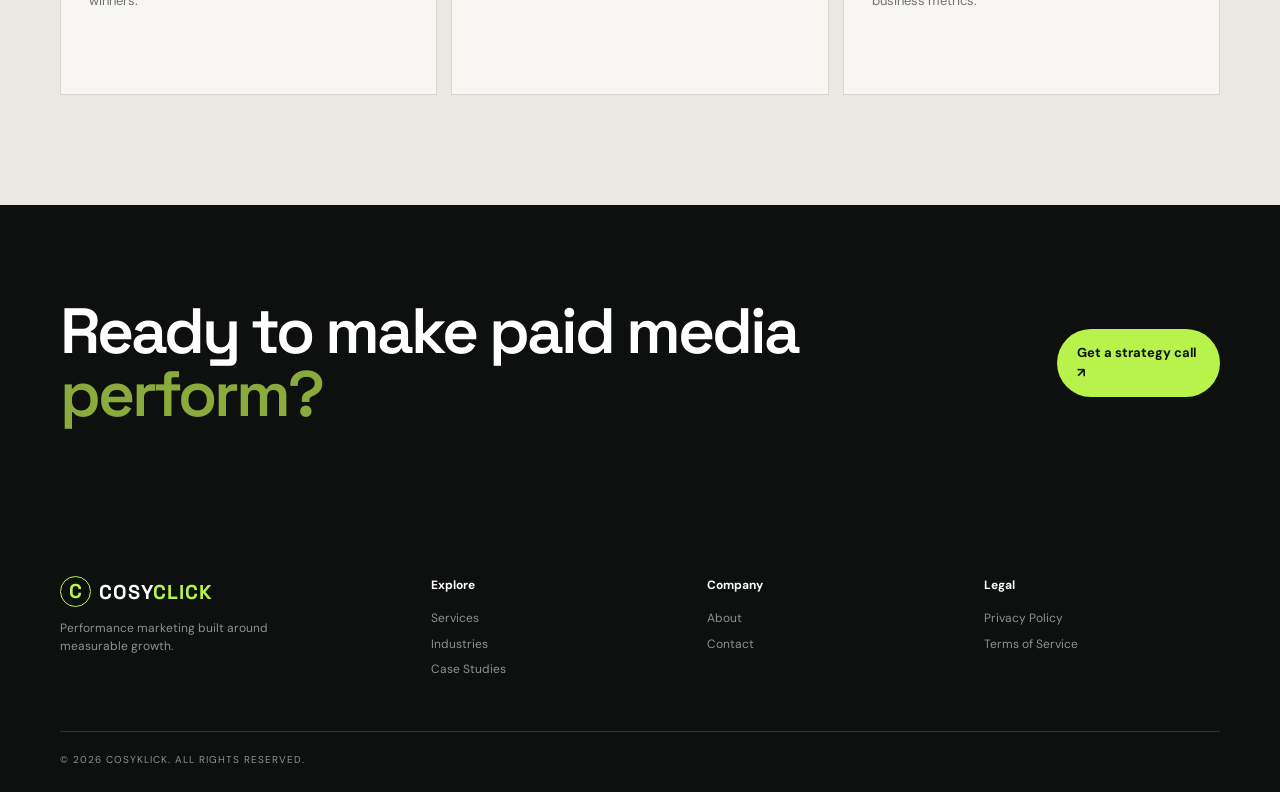
<file: paid-media.html>
<!doctype html>
<html lang="en">

<head>
    <meta charset="utf-8">
    <meta name="viewport" content="width=device-width,initial-scale=1">
    <meta name="description" content="Paid media management and performance advertising by Cosyclick.">
    <title>Paid Media | Cosyklick</title>
    <link rel="preconnect" href="https://fonts.googleapis.com">
    <link rel="preconnect" href="https://fonts.gstatic.com" crossorigin>
    <link
        href="https://fonts.googleapis.com/css2?family=DM+Sans:wght@400;500;600;700&family=Space+Grotesk:wght@500;600;700&display=swap"
        rel="stylesheet">
    <link rel="stylesheet" href="css/style.css">
</head>

<body>
    <header class="header">
        <nav class="nav wrap"><a class="brand" href="index.html"><span
                    class="brand-icon">CK</span>COSY<span>KLICK</span></a><button class="hamb"
                aria-label="Menu">☰</button>
            <div class="links"><a href="index.html">Home</a><a class="active" href="services.html">Services</a><a
                    class="" href="industries.html">Industries</a><a class="" href="case-studies.html">Case
                    Studies</a><a class="" href="about.html">About</a><a class="pill" href="contact.html">Let's Talk
                    ↗</a></div>
        </nav>
    </header>
    <main>
        <section class="pagehero">
            <div class="wrap">
                <div class="eyebrow"><i></i> COSYKLICK</div>
                <h1>Paid media. Smarter every day.</h1>
                <p>We combine creative testing, audience strategy and disciplined optimization to make paid acquisition
                    work harder.</p>
            </div>
        </section>
        <section class="section">
            <div class="wrap featuregrid">
                <div>
                    <div class="eyebrow dark">CHANNELS</div>
                    <h2>Meet customers <span>where they are.</span></h2>
                </div>
                <div class="copy">
                    <p>We can plan, launch and optimize campaigns across search, social and other suitable digital
                        channels based on your goals and audience.</p>
                </div>
            </div>
        </section>
        <section class="section grey">
            <div class="wrap cards">
                <div class="card darkcard">
                    <h3>Google Ads</h3>
                    <p>Search and intent-led campaigns focused on efficient acquisition.</p>
                </div>
                <div class="card">
                    <h3>Meta Ads</h3>
                    <p>Creative-led campaigns with audience and funnel testing.</p>
                </div>
                <div class="card">
                    <h3>Retargeting</h3>
                    <p>Bring high-intent visitors back with relevant messaging.</p>
                </div>
                <div class="card">
                    <h3>Creative Testing</h3>
                    <p>Test hooks, formats and offers to discover scalable winners.</p>
                </div>
                <div class="card">
                    <h3>Budget Scaling</h3>
                    <p>Increase spend carefully while protecting efficiency.</p>
                </div>
                <div class="card">
                    <h3>Attribution</h3>
                    <p>Connect campaign performance with meaningful business metrics.</p>
                </div>
            </div>
        </section>
        <section class="darksection">
            <div class="wrap cta-row">
                <h2>Ready to make paid media <span>perform?</span></h2><a class="btn lime" href="contact.html">Get a
                    strategy call ↗</a>
            </div>
        </section>
    </main>
    <footer>
        <div class="wrap foot">
            <div><a class="brand" href="index.html"><span class="brand-icon">C</span>COSY<span>CLICK</span></a>
                <p>Performance marketing built around measurable growth.</p>
            </div>
            <div>
                <h4>Explore</h4><a href="services.html">Services</a><a href="industries.html">Industries</a><a
                    href="case-studies.html">Case Studies</a>
            </div>
            <div>
                <h4>Company</h4><a href="about.html">About</a><a href="contact.html">Contact</a>
            </div>
            <div>
    <h4>Legal</h4>

    <a href="privacy-policy.html">
      Privacy Policy
    </a>

    <a href="terms-of-service.html">
      Terms of Service
    </a>
  </div>
        </div>
        <div class="wrap copyright">© 2026 Cosyklick. All rights reserved.</div>
    </footer>
    <script src="js/script.js"></script>
</body>

</html>
</file>
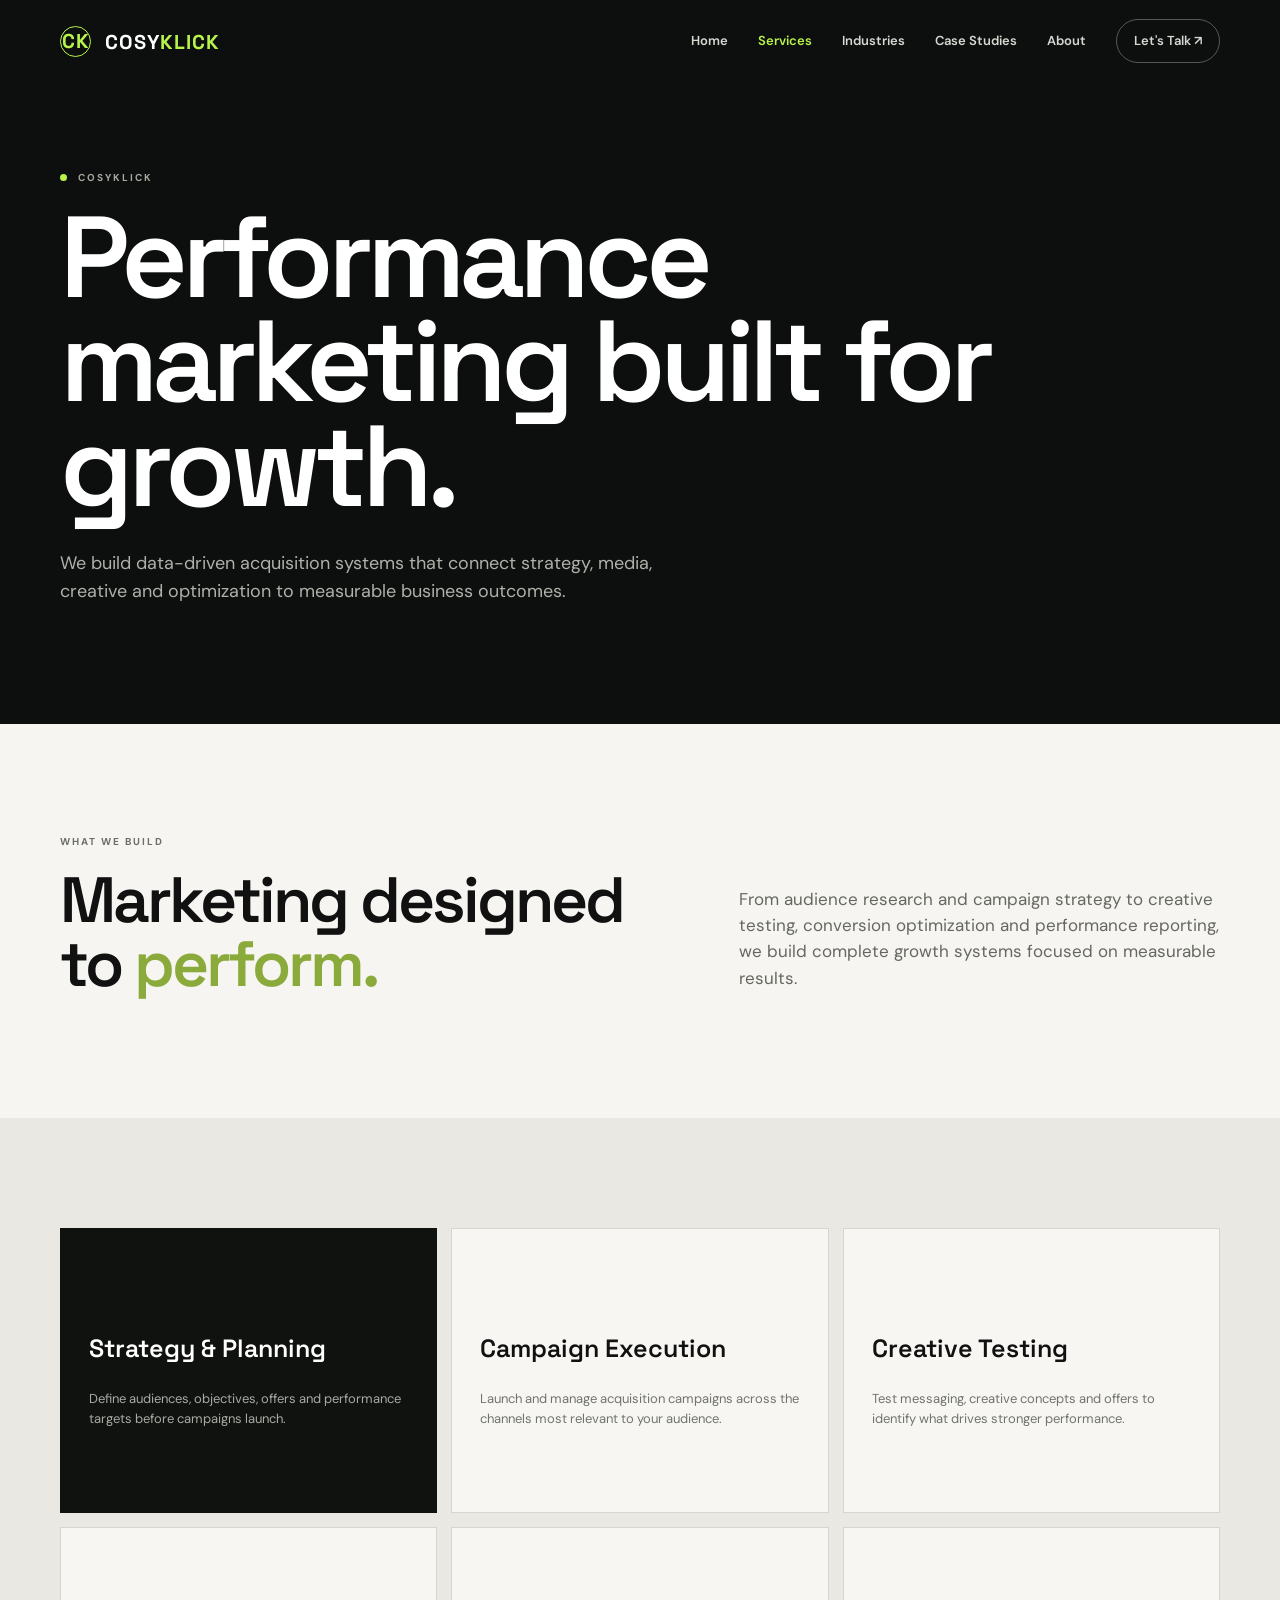
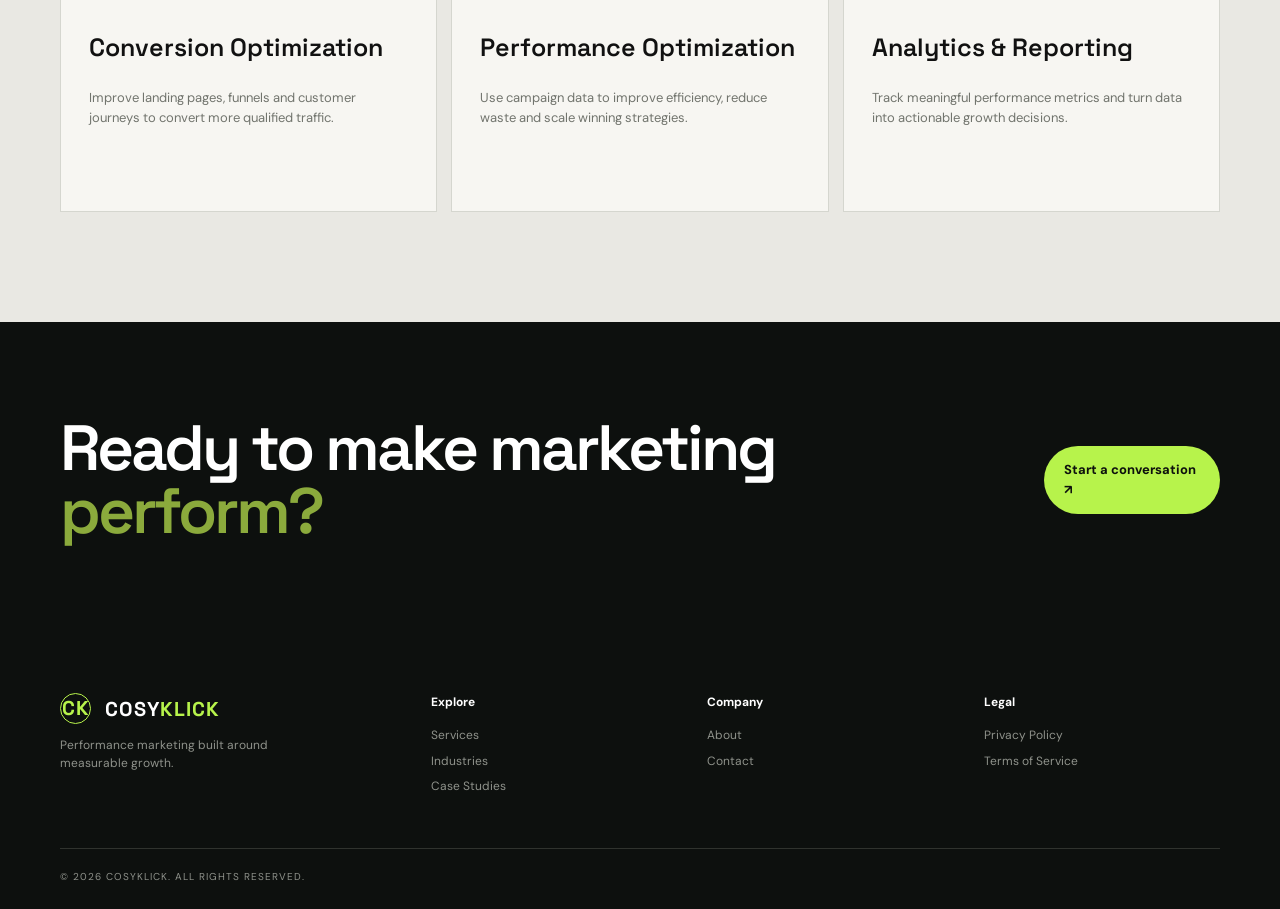
<file: performance-marketing.html>
<!doctype html>
<html lang="en">

<head>

<meta charset="utf-8">

<meta name="viewport" content="width=device-width,initial-scale=1">

<meta
  name="description"
  content="Performance marketing services by Cosyklick."
>

<title>Performance Marketing | Cosyklick</title>


<link
  rel="preconnect"
  href="https://fonts.googleapis.com"
>

<link
  rel="preconnect"
  href="https://fonts.gstatic.com"
  crossorigin
>

<link
  href="https://fonts.googleapis.com/css2?family=DM+Sans:wght@400;500;600;700&family=Space+Grotesk:wght@500;600;700&display=swap"
  rel="stylesheet"
>

<link
  rel="stylesheet"
  href="css/style.css"
>

</head>


<body>


<header class="header">

<nav class="nav wrap">


<a
  class="brand"
  href="index.html"
>

<span class="brand-icon">
  CK
</span>

COSY<span>KLICK</span>

</a>


<button
  class="hamb"
  aria-label="Menu"
>

☰

</button>


<div class="links">

<a href="index.html">
Home
</a>

<a
  class="active"
  href="services.html"
>
Services
</a>

<a href="industries.html">
Industries
</a>

<a href="case-studies.html">
Case Studies
</a>

<a href="about.html">
About
</a>

<a
  class="pill"
  href="contact.html"
>
Let's Talk ↗
</a>

</div>

</nav>

</header>



<main>


<section class="pagehero">

<div class="wrap">


<div class="eyebrow">

<i></i>

COSYKLICK

</div>


<h1>
Performance marketing built for growth.
</h1>


<p>

We build data-driven acquisition systems that
connect strategy, media, creative and optimization
to measurable business outcomes.

</p>


</div>

</section>



<section class="section">

<div class="wrap split">


<div>

<div class="eyebrow dark">
WHAT WE BUILD
</div>


<h2>

Marketing designed to
<span>perform.</span>

</h2>

</div>


<div class="copy">

<p>

From audience research and campaign strategy
to creative testing, conversion optimization
and performance reporting, we build complete
growth systems focused on measurable results.

</p>

</div>


</div>

</section>



<section class="section grey">

<div class="wrap">


<div class="cards">


<div class="card darkcard">

<h3>
Strategy & Planning
</h3>

<p>

Define audiences, objectives, offers and
performance targets before campaigns launch.

</p>

</div>


<div class="card">

<h3>
Campaign Execution
</h3>

<p>

Launch and manage acquisition campaigns
across the channels most relevant to your audience.

</p>

</div>


<div class="card">

<h3>
Creative Testing
</h3>

<p>

Test messaging, creative concepts and offers
to identify what drives stronger performance.

</p>

</div>


<div class="card">

<h3>
Conversion Optimization
</h3>

<p>

Improve landing pages, funnels and customer
journeys to convert more qualified traffic.

</p>

</div>


<div class="card">

<h3>
Performance Optimization
</h3>

<p>

Use campaign data to improve efficiency,
reduce waste and scale winning strategies.

</p>

</div>


<div class="card">

<h3>
Analytics & Reporting
</h3>

<p>

Track meaningful performance metrics and
turn data into actionable growth decisions.

</p>

</div>


</div>

</div>

</section>



<section class="darksection">

<div class="wrap cta-row">

<h2>

Ready to make marketing
<span>perform?</span>

</h2>


<a
  class="btn lime"
  href="contact.html"
>

Start a conversation ↗

</a>

</div>

</section>


</main>



<footer>

<div class="wrap foot">


<div>

<a
  class="brand"
  href="index.html"
>

<span class="brand-icon">
CK
</span>

COSY<span>KLICK</span>

</a>


<p>
Performance marketing built around measurable growth.
</p>

</div>


<div>

<h4>
Explore
</h4>

<a href="services.html">
Services
</a>

<a href="industries.html">
Industries
</a>

<a href="case-studies.html">
Case Studies
</a>

</div>


<div>

<h4>
Company
</h4>

<a href="about.html">
About
</a>

<a href="contact.html">
Contact
</a>

</div>


 <div>
    <h4>Legal</h4>

    <a href="privacy-policy.html">
      Privacy Policy
    </a>

    <a href="terms-of-service.html">
      Terms of Service
    </a>
  </div>


</div>


<div class="wrap copyright">

© 2026 Cosyklick. All rights reserved.

</div>

</footer>


<script src="js/script.js"></script>

</body>

</html>
</file>
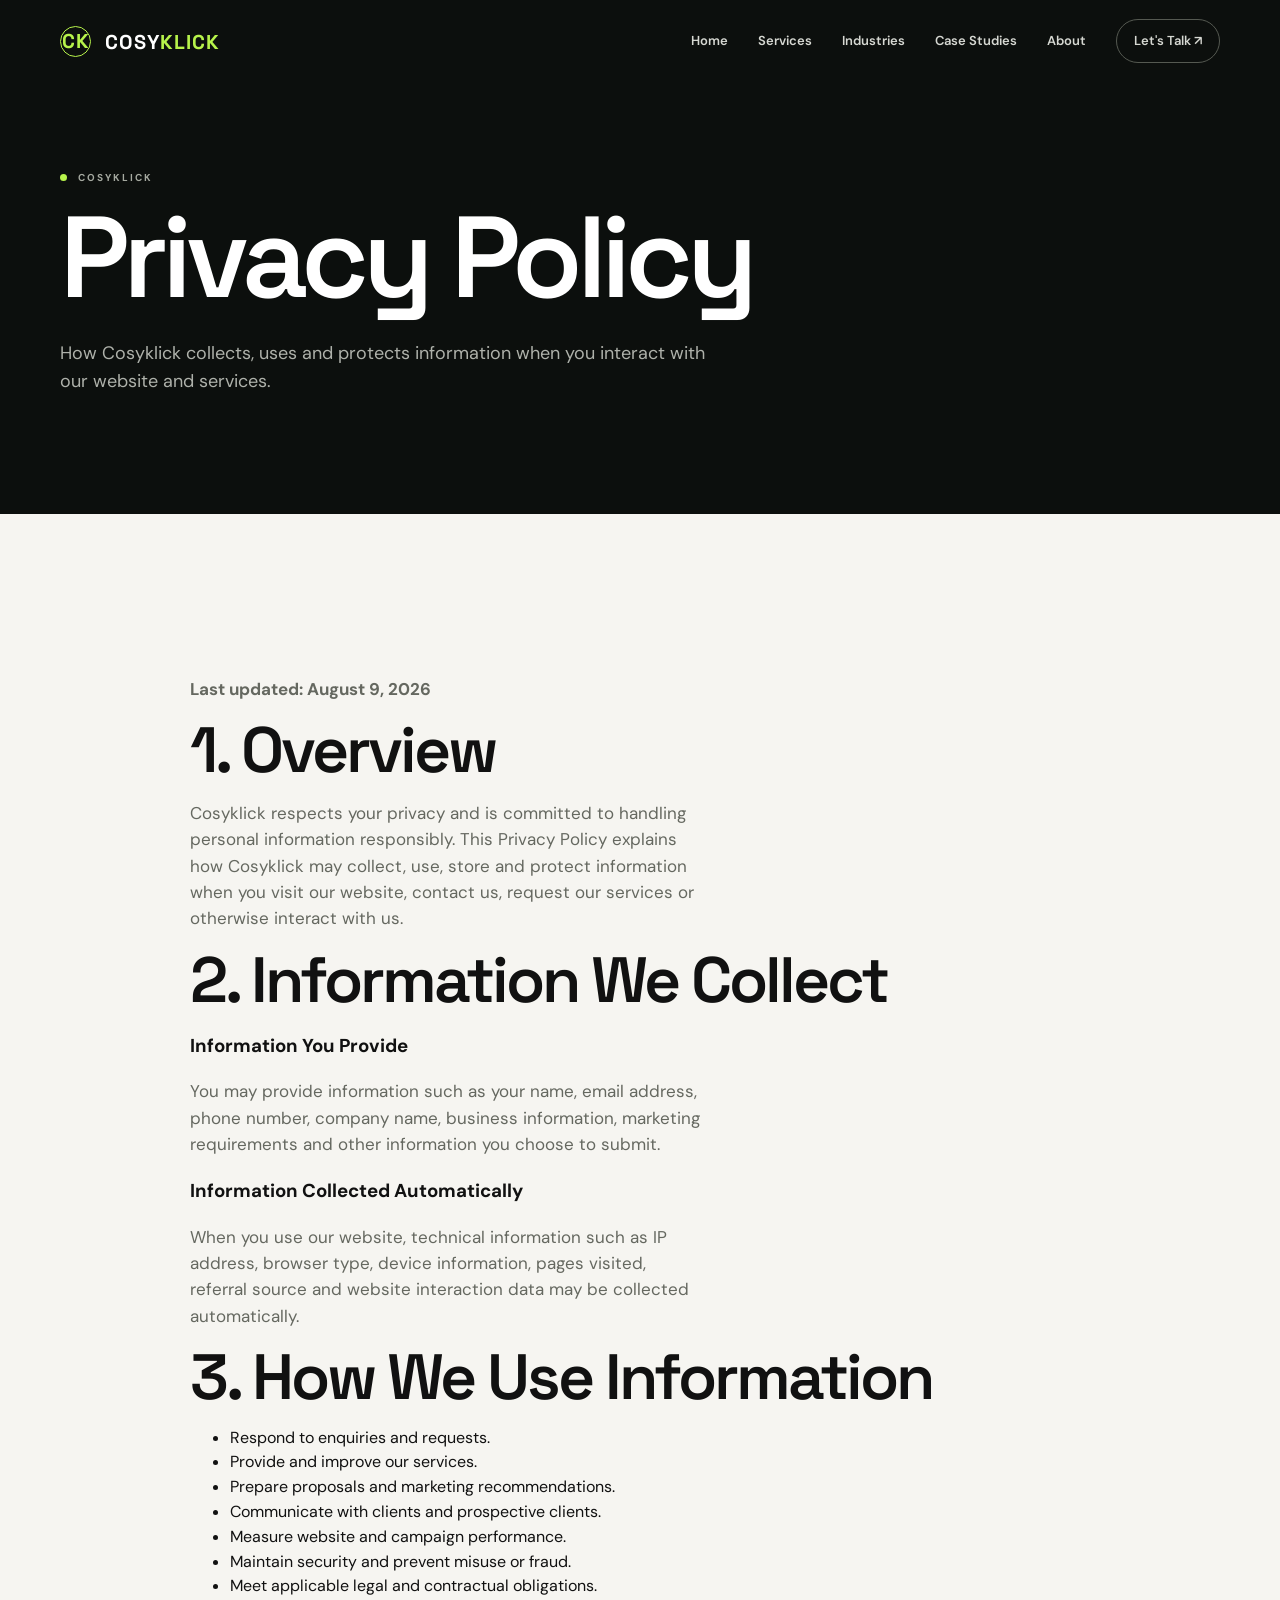
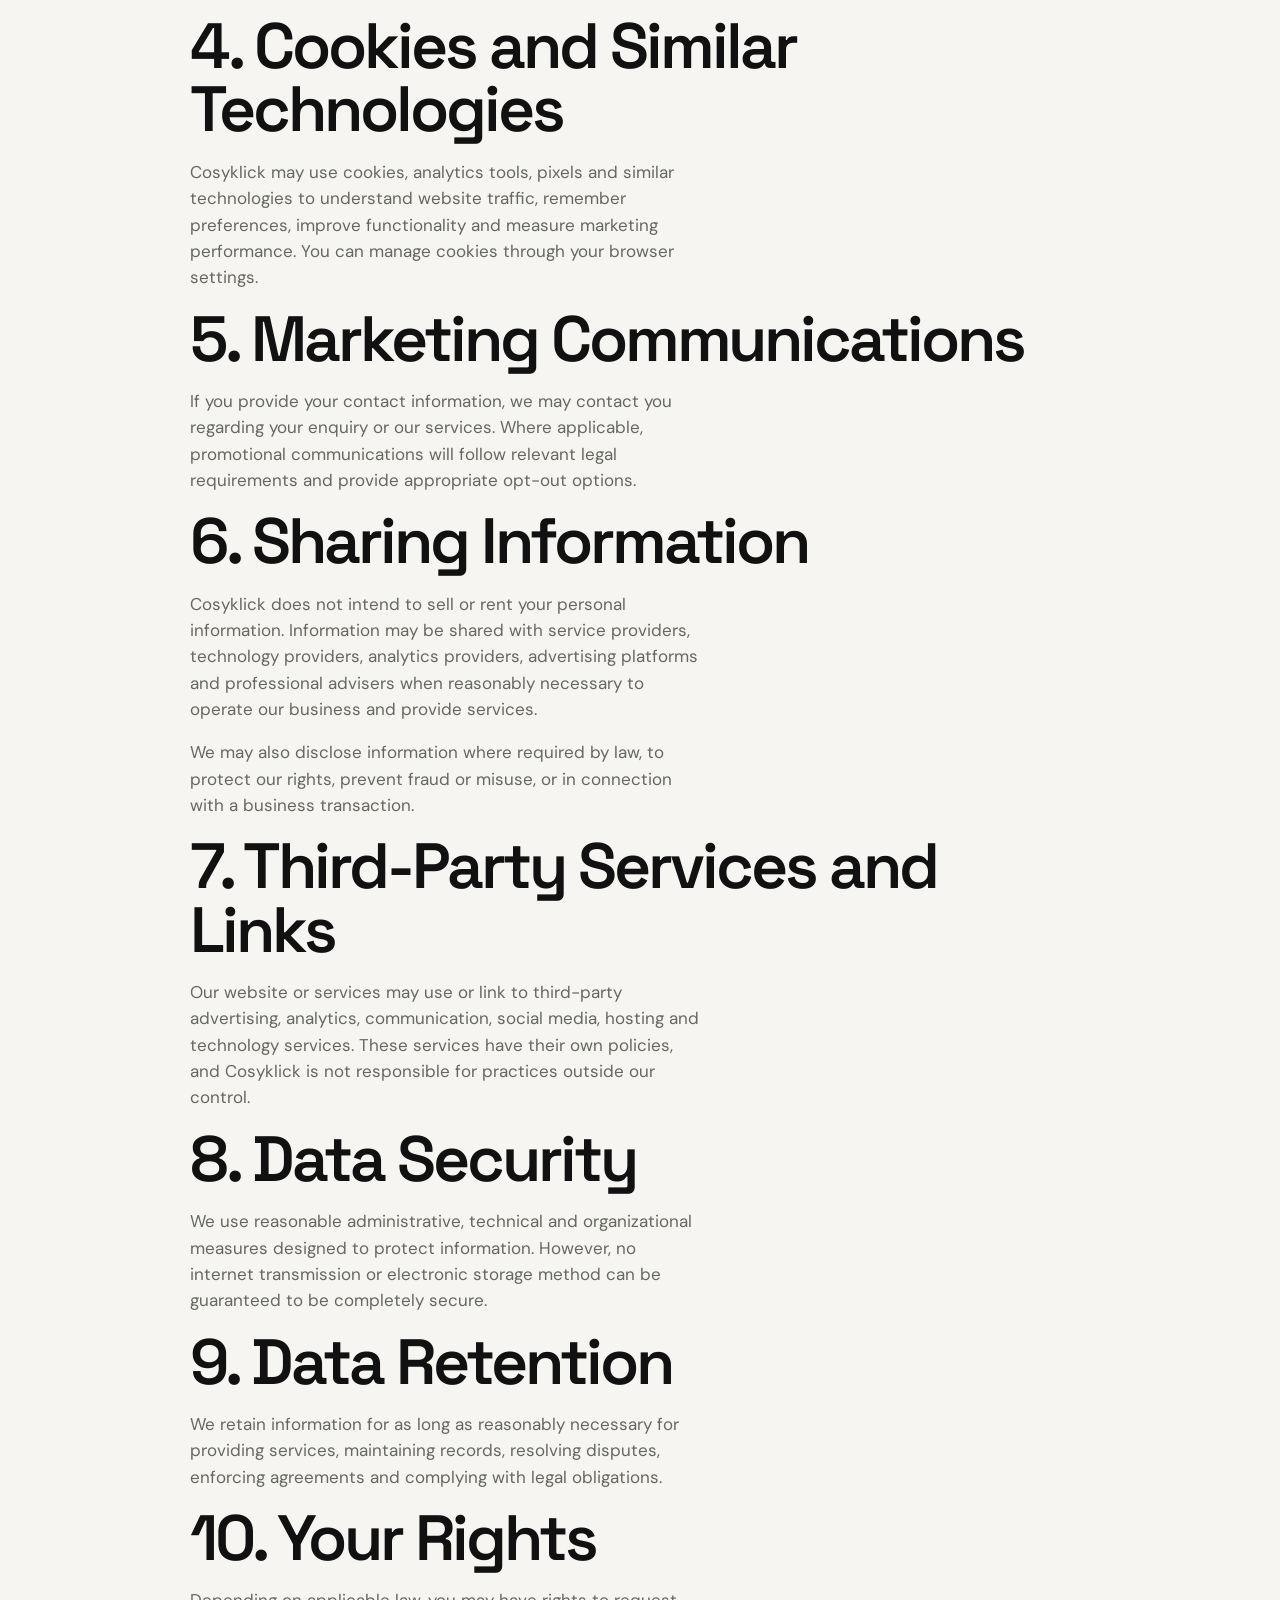
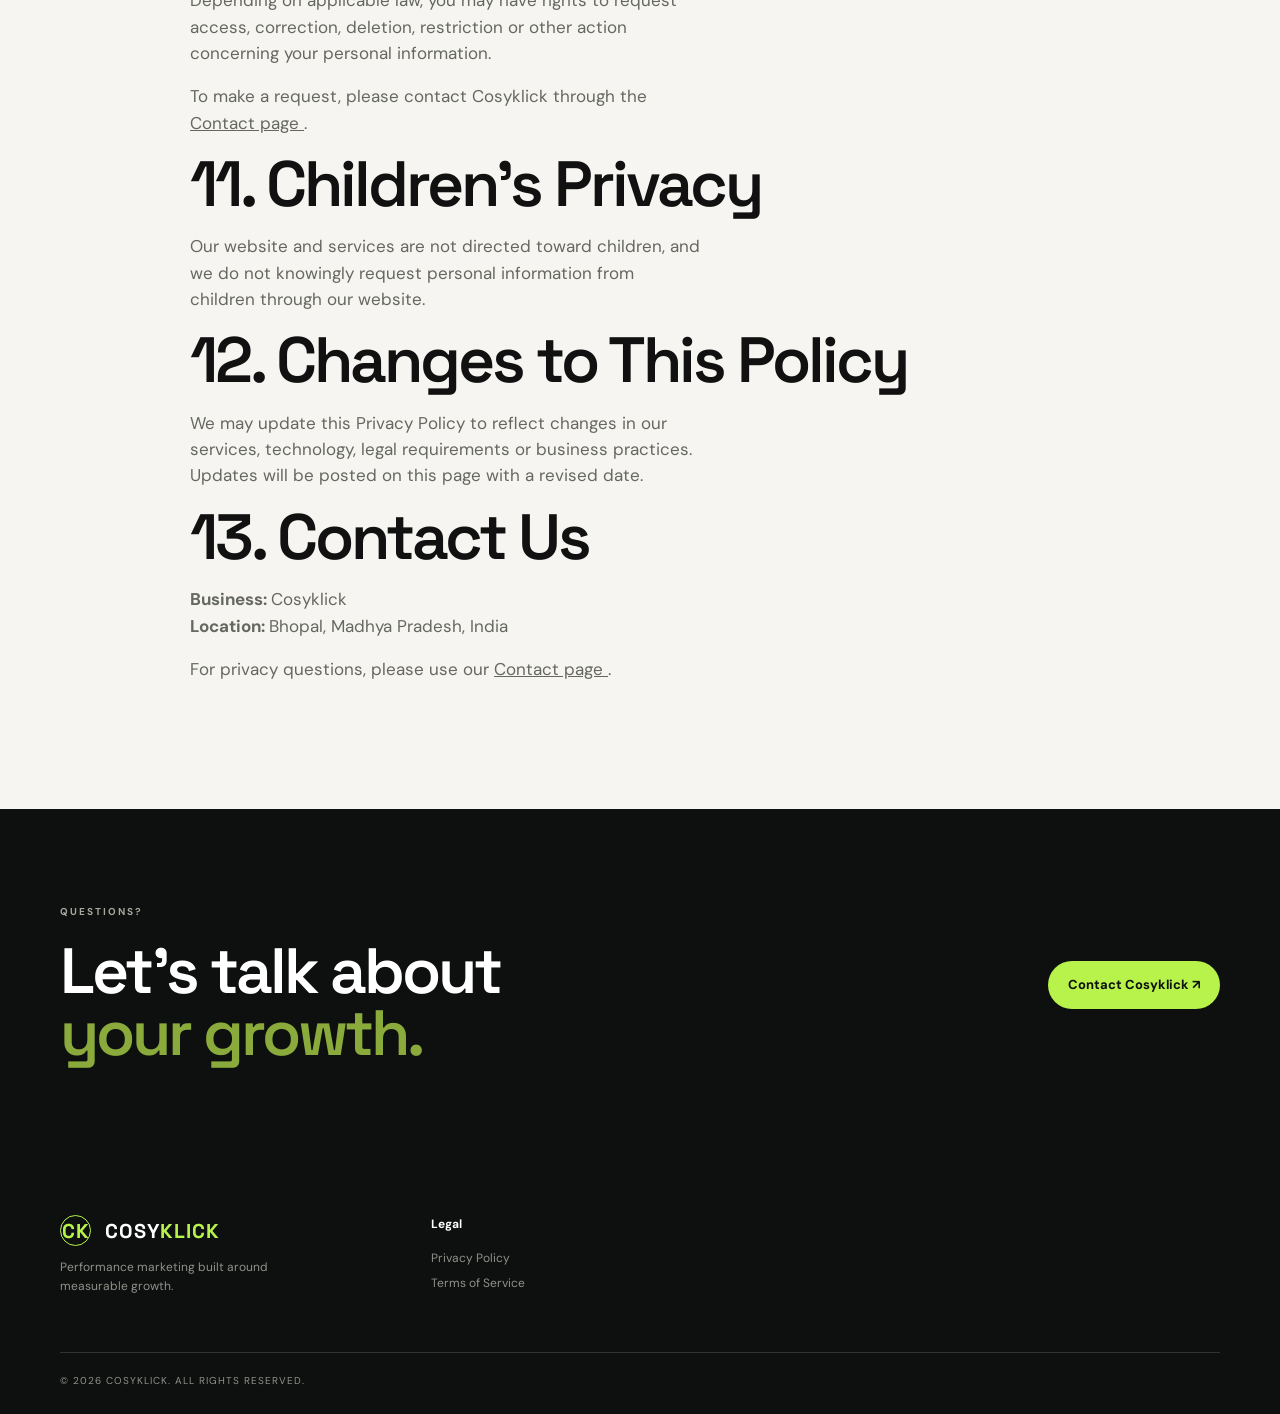
<file: privacy-policy.html>
<!doctype html>
<html lang="en">

<head>

  <meta charset="utf-8">

  <meta
    name="viewport"
    content="width=device-width,initial-scale=1"
  >

  <meta
    name="description"
    content="Cosyklick Privacy Policy"
  >

  <title>Privacy Policy | Cosyklick</title>


  <!-- SAME GOOGLE FONTS AS MAIN WEBSITE -->

  <link rel="preconnect" href="https://fonts.googleapis.com">

  <link
    rel="preconnect"
    href="https://fonts.gstatic.com"
    crossorigin
  >

  <link
    href="https://fonts.googleapis.com/css2?family=DM+Sans:wght@400;500;600;700&family=Space+Grotesk:wght@500;600;700&display=swap"
    rel="stylesheet"
  >


  <!-- MAIN CSS -->

  <link
    rel="stylesheet"
    href="css/style.css"
  >

</head>


<body>


<!-- =================================================
     HEADER
================================================== -->

<header class="header">

  <nav class="nav wrap">


    <!-- BRAND -->

    <a
      class="brand"
      href="index.html"
      aria-label="Cosyklick Home"
    >

      <span class="brand-icon">
        CK
      </span>

      COSY<span>KLICK</span>

    </a>


    <!-- MOBILE MENU -->

    <button
      class="hamb"
      aria-label="Menu"
      type="button"
    >
      ☰
    </button>


    <!-- NAVIGATION -->

    <div class="links">

      <a href="index.html">
        Home
      </a>

      <a href="services.html">
        Services
      </a>

      <a href="industries.html">
        Industries
      </a>

      <a href="case-studies.html">
        Case Studies
      </a>

      <a href="about.html">
        About
      </a>

      <a
        class="pill"
        href="contact.html"
      >
        Let's Talk ↗
      </a>

    </div>

  </nav>

</header>



<!-- =================================================
     MAIN
================================================== -->

<main>


  <!-- PAGE HERO -->

  <section class="pagehero">

    <div class="wrap">

      <div class="eyebrow">

        <i></i>

        COSYKLICK

      </div>


      <h1>
        Privacy Policy
      </h1>


      <p>
        How Cosyklick collects, uses and protects
        information when you interact with our website
        and services.
      </p>

    </div>

  </section>



  <!-- PRIVACY POLICY -->

  <section class="section">

    <div class="wrap">

      <div
        class="copy"
        style="max-width:900px;margin:0 auto;"
      >


        <p>
          <strong>
            Last updated: August 9, 2026
          </strong>
        </p>


        <h2>
          1. Overview
        </h2>

        <p>
          Cosyklick respects your privacy and is committed
          to handling personal information responsibly.
          This Privacy Policy explains how Cosyklick may
          collect, use, store and protect information when
          you visit our website, contact us, request our
          services or otherwise interact with us.
        </p>



        <h2>
          2. Information We Collect
        </h2>


        <h3>
          Information You Provide
        </h3>

        <p>
          You may provide information such as your name,
          email address, phone number, company name,
          business information, marketing requirements
          and other information you choose to submit.
        </p>


        <h3>
          Information Collected Automatically
        </h3>

        <p>
          When you use our website, technical information
          such as IP address, browser type, device
          information, pages visited, referral source and
          website interaction data may be collected
          automatically.
        </p>



        <h2>
          3. How We Use Information
        </h2>

        <ul>

          <li>
            Respond to enquiries and requests.
          </li>

          <li>
            Provide and improve our services.
          </li>

          <li>
            Prepare proposals and marketing recommendations.
          </li>

          <li>
            Communicate with clients and prospective clients.
          </li>

          <li>
            Measure website and campaign performance.
          </li>

          <li>
            Maintain security and prevent misuse or fraud.
          </li>

          <li>
            Meet applicable legal and contractual obligations.
          </li>

        </ul>



        <h2>
          4. Cookies and Similar Technologies
        </h2>

        <p>
          Cosyklick may use cookies, analytics tools,
          pixels and similar technologies to understand
          website traffic, remember preferences, improve
          functionality and measure marketing performance.
          You can manage cookies through your browser
          settings.
        </p>



        <h2>
          5. Marketing Communications
        </h2>

        <p>
          If you provide your contact information, we may
          contact you regarding your enquiry or our
          services. Where applicable, promotional
          communications will follow relevant legal
          requirements and provide appropriate opt-out
          options.
        </p>



        <h2>
          6. Sharing Information
        </h2>

        <p>
          Cosyklick does not intend to sell or rent your
          personal information. Information may be shared
          with service providers, technology providers,
          analytics providers, advertising platforms and
          professional advisers when reasonably necessary
          to operate our business and provide services.
        </p>

        <p>
          We may also disclose information where required
          by law, to protect our rights, prevent fraud or
          misuse, or in connection with a business
          transaction.
        </p>



        <h2>
          7. Third-Party Services and Links
        </h2>

        <p>
          Our website or services may use or link to
          third-party advertising, analytics, communication,
          social media, hosting and technology services.
          These services have their own policies, and
          Cosyklick is not responsible for practices outside
          our control.
        </p>



        <h2>
          8. Data Security
        </h2>

        <p>
          We use reasonable administrative, technical and
          organizational measures designed to protect
          information. However, no internet transmission
          or electronic storage method can be guaranteed
          to be completely secure.
        </p>



        <h2>
          9. Data Retention
        </h2>

        <p>
          We retain information for as long as reasonably
          necessary for providing services, maintaining
          records, resolving disputes, enforcing agreements
          and complying with legal obligations.
        </p>



        <h2>
          10. Your Rights
        </h2>

        <p>
          Depending on applicable law, you may have rights
          to request access, correction, deletion,
          restriction or other action concerning your
          personal information.
        </p>

        <p>
          To make a request, please contact Cosyklick
          through the
          <a href="contact.html">
            Contact page
          </a>.
        </p>



        <h2>
          11. Children's Privacy
        </h2>

        <p>
          Our website and services are not directed toward
          children, and we do not knowingly request personal
          information from children through our website.
        </p>



        <h2>
          12. Changes to This Policy
        </h2>

        <p>
          We may update this Privacy Policy to reflect
          changes in our services, technology, legal
          requirements or business practices.
          Updates will be posted on this page with a
          revised date.
        </p>



        <h2>
          13. Contact Us
        </h2>

        <p>

          <strong>
            Business:
          </strong>

          Cosyklick

          <br>

          <strong>
            Location:
          </strong>

          Bhopal, Madhya Pradesh, India

        </p>

        <p>

          For privacy questions, please use our

          <a href="contact.html">
            Contact page
          </a>.

        </p>


      </div>

    </div>

  </section>



  <!-- =================================================
       CTA
  ================================================== -->

  <section class="darksection">

    <div class="wrap cta-row">

      <div>

        <div class="eyebrow">
          QUESTIONS?
        </div>

        <h2>

          Let's talk about
          <br>

          <span>
            your growth.
          </span>

        </h2>

      </div>


      <a
        class="btn lime"
        href="contact.html"
      >

        Contact Cosyklick ↗

      </a>

    </div>

  </section>


</main>



<!-- =================================================
     FOOTER
================================================== -->

<footer>

  <div class="wrap foot">

    <!-- BRAND -->

    <div>

<a
  class="brand"
  href="index.html"
>

<span class="brand-icon">
CK
</span>

COSY<span>KLICK</span>

</a>


<p>
Performance marketing built around measurable growth.
</p>

</div>

    <!-- LEGAL -->

    <div>

      <h4>
        Legal
      </h4>

      <a href="privacy-policy.html">
        Privacy Policy
      </a>

      <a href="terms-of-service.html">
        Terms of Service
      </a>

    </div>

  </div>


  <div class="wrap copyright">

    © 2026 Cosyklick. All rights reserved.

  </div>

</footer>






<script src="js/script.js"></script>

</body>

</html>
</file>
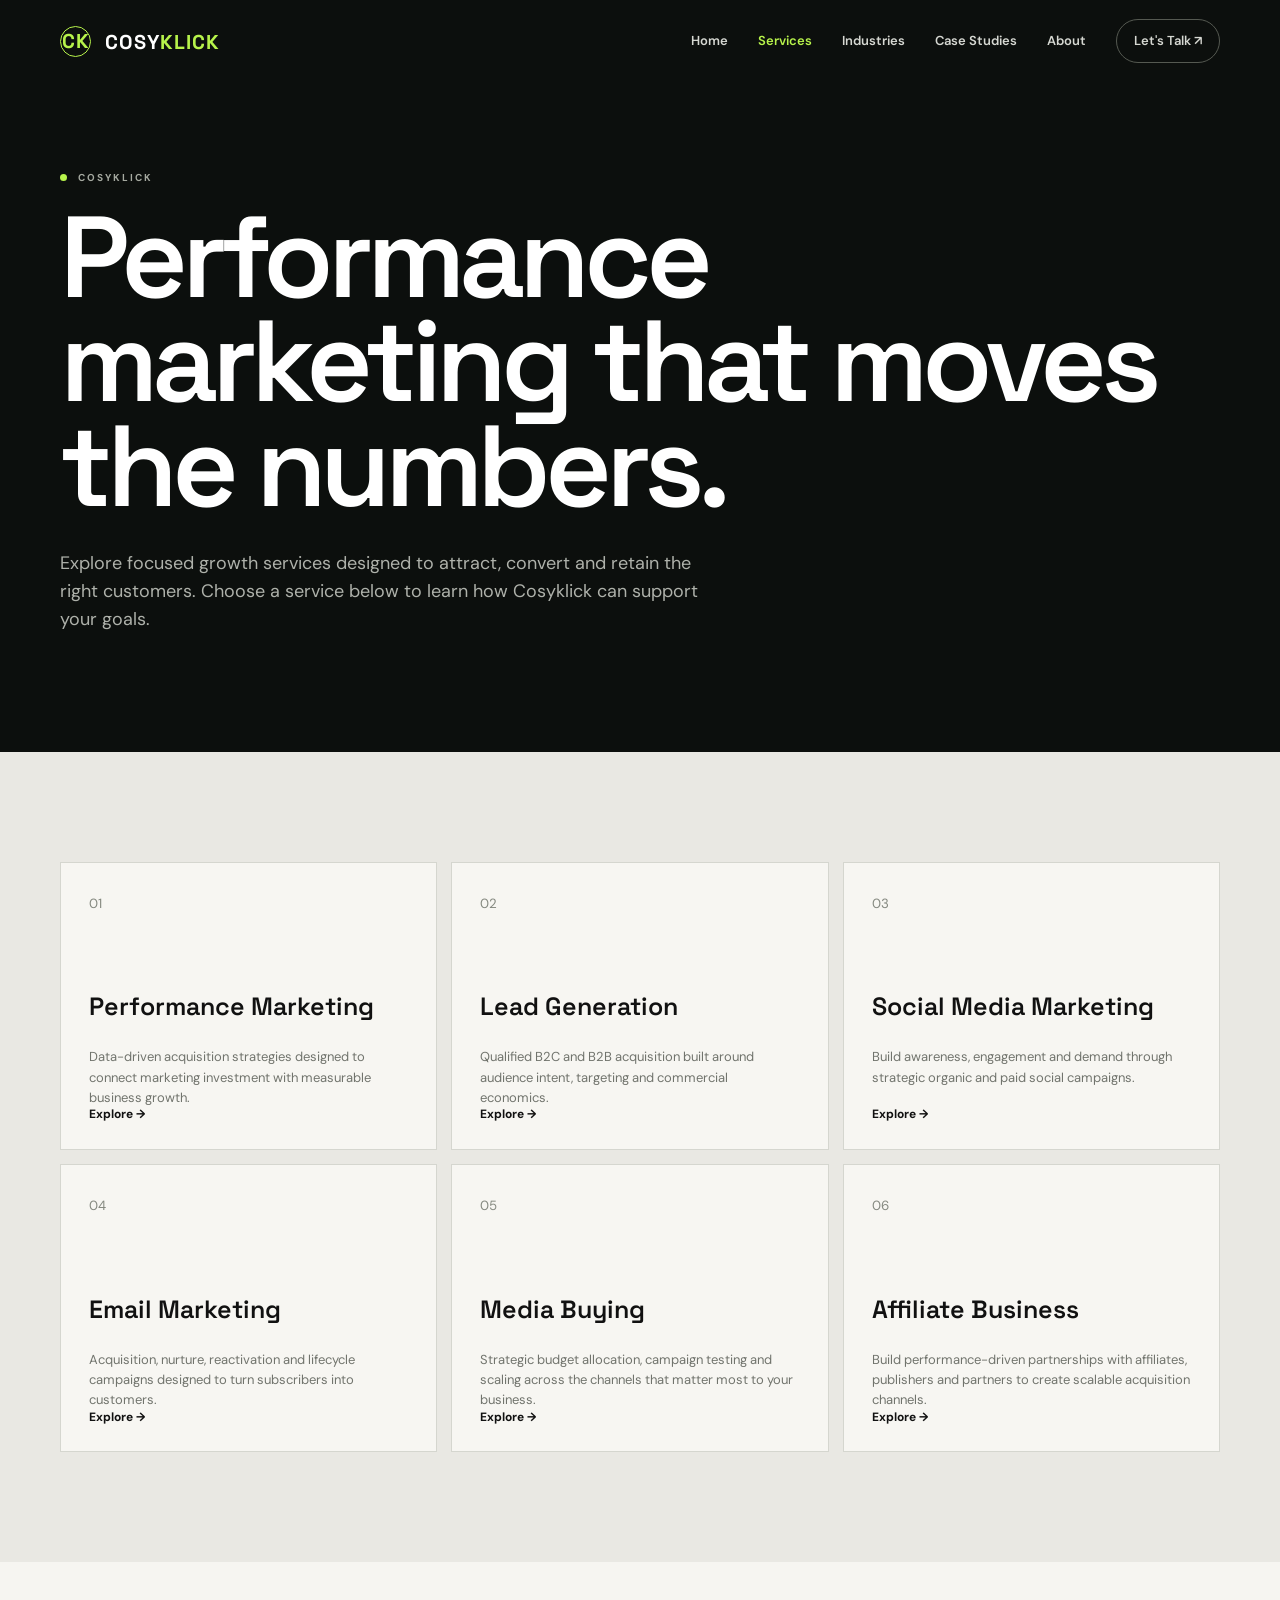
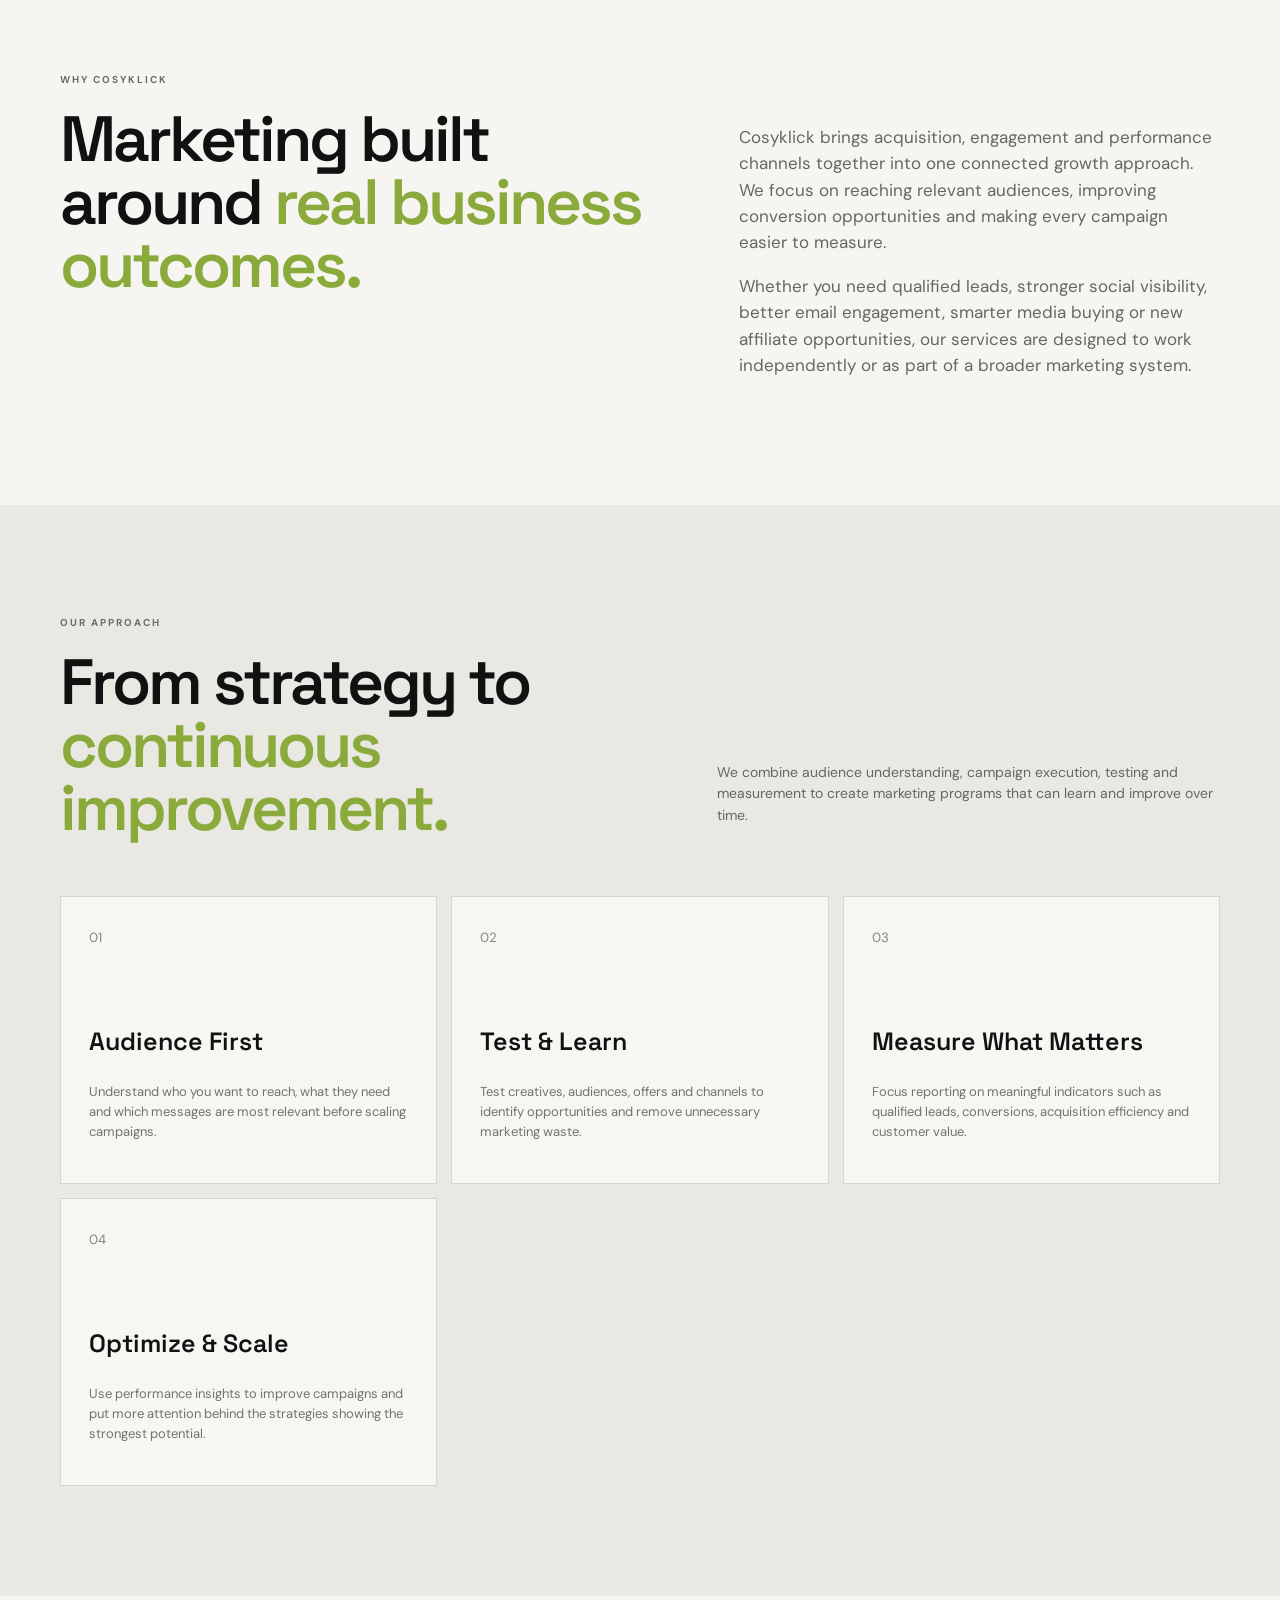
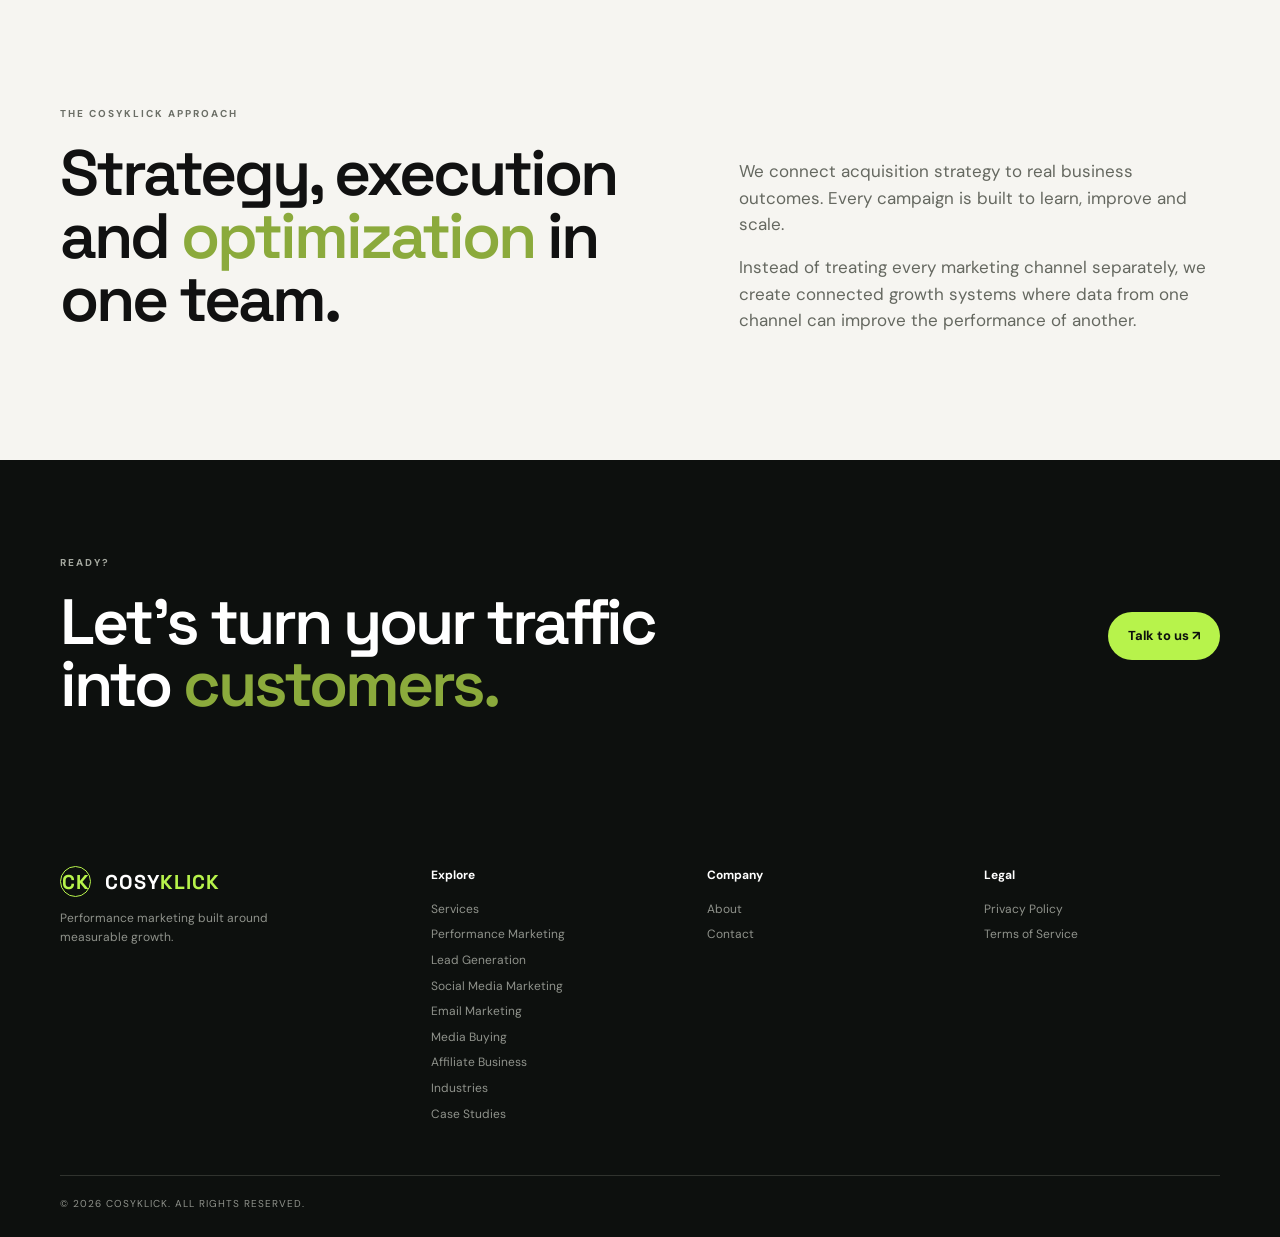
<file: services.html>
<!doctype html>
<html lang="en">

<head>

  <meta charset="utf-8">

  <meta
    name="viewport"
    content="width=device-width,initial-scale=1"
  >

  <meta
    name="description"
    content="Performance marketing services from Cosyklick including lead generation, social media marketing, email marketing, media buying and affiliate business."
  >

  <title>Services | Cosyklick</title>


  <!-- Google Fonts -->

  <link
    rel="preconnect"
    href="https://fonts.googleapis.com"
  >

  <link
    rel="preconnect"
    href="https://fonts.gstatic.com"
    crossorigin
  >

  <link
    href="https://fonts.googleapis.com/css2?family=DM+Sans:wght@400;500;600;700&family=Space+Grotesk:wght@500;600;700&display=swap"
    rel="stylesheet"
  >


  <!-- Main CSS -->

  <link
    rel="stylesheet"
    href="css/style.css"
  >


<style>
.service-card {
  transition: background-color .25s ease, color .25s ease;
}

/* Last service selected */

/* Selected approach card */
.approach-card {
  transition: background-color .25s ease, color .25s ease;
  cursor: pointer;
}

.approach-card:hover,
.approach-card.selected {
  background: #111111 !important;
  color: #ffffff !important;
}

.approach-card:hover h3,
.approach-card:hover p,
.approach-card:hover small,
.approach-card.selected h3,
.approach-card.selected p,
.approach-card.selected small {
  color: #ffffff !important;
}

.service-card:hover {
  background: #111111 !important;
  color: #ffffff !important;
}

.service-card:hover h3,
.service-card:hover p,
.service-card:hover small,
.service-card:hover strong,
.service-card:hover b {
  color: #ffffff !important;
}

.service-card.selected {
  background: #111111 !important;
  color: #ffffff !important;
}

.service-card.selected h3,
.service-card.selected p,
.service-card.selected small,
.service-card.selected strong,
.service-card.selected b {
  color: #ffffff !important;
}
</style>

</head>


<body>


<!-- =====================================================
     HEADER
===================================================== -->

<header class="header">

  <nav class="nav wrap">


    <!-- CK LOGO -->

    <a
      class="brand"
      href="index.html"
      aria-label="Cosyklick Home"
    >

      <span class="brand-icon">
        CK
      </span>

      COSY<span>KLICK</span>

    </a>


    <!-- MOBILE MENU -->

    <button
      class="hamb"
      aria-label="Menu"
      type="button"
    >
      ☰
    </button>


    <!-- NAVIGATION -->

    <div class="links">

      <a href="index.html">
        Home
      </a>

      <a
        class="active"
        href="services.html"
      >
        Services
      </a>

      <a href="industries.html">
        Industries
      </a>

      <a href="case-studies.html">
        Case Studies
      </a>

      <a href="about.html">
        About
      </a>

      <a
        class="pill"
        href="contact.html"
      >
        Let's Talk ↗
      </a>

    </div>

  </nav>

</header>



<!-- =====================================================
     MAIN
===================================================== -->

<main>


<!-- =====================================================
     PAGE HERO
===================================================== -->

<section class="pagehero">

  <div class="wrap">


    <div class="eyebrow">

      <i></i>

      COSYKLICK

    </div>


    <h1>

      Performance marketing
      that moves the numbers.

    </h1>


    <p>

      Explore focused growth services designed to attract,
      convert and retain the right customers. Choose a service
      below to learn how Cosyklick can support your goals.

    </p>

  </div>

</section>



<!-- =====================================================
     SERVICES
===================================================== -->

<section class="section grey">

  <div class="wrap">


    <div class="cards">


      <!-- =================================================
           01 PERFORMANCE MARKETING
      ================================================== -->

      <a
        class="card service-card"
        href="performance-marketing.html"
      >

        <small>
          01
        </small>


        <h3>
          Performance Marketing
        </h3>


        <p>

          Data-driven acquisition strategies designed
          to connect marketing investment with measurable
          business growth.

        </p>


        <b>
          Explore →
        </b>

      </a>



      <!-- =================================================
           02 LEAD GENERATION
      ================================================== -->

      <a
        class="card service-card"
        href="lead-generation.html"
      >

        <small>
          02
        </small>


        <h3>
          Lead Generation
        </h3>


        <p>

          Qualified B2C and B2B acquisition built around
          audience intent, targeting and commercial
          economics.

        </p>


        <b>
          Explore →
        </b>

      </a>



      <!-- =================================================
           03 SOCIAL MEDIA MARKETING
      ================================================== -->

      <a
        class="card service-card"
        href="social-media-marketing.html"
      >

        <small>
          03
        </small>


        <h3>
          Social Media Marketing
        </h3>


        <p>

          Build awareness, engagement and demand through
          strategic organic and paid social campaigns.

        </p>


        <b>
          Explore →
        </b>

      </a>



      <!-- =================================================
           04 EMAIL MARKETING
      ================================================== -->

      <a
        class="card service-card"
        href="email-marketing.html"
      >

        <small>
          04
        </small>


        <h3>
          Email Marketing
        </h3>


        <p>

          Acquisition, nurture, reactivation and lifecycle
          campaigns designed to turn subscribers into
          customers.

        </p>


        <b>
          Explore →
        </b>

      </a>



      <!-- =================================================
           05 MEDIA BUYING
      ================================================== -->

      <a
        class="card service-card"
        href="media-buying.html"
      >

        <small>
          05
        </small>


        <h3>
          Media Buying
        </h3>


        <p>

          Strategic budget allocation, campaign testing
          and scaling across the channels that matter
          most to your business.

        </p>


        <b>
          Explore →
        </b>

      </a>



      <!-- =================================================
           06 AFFILIATE BUSINESS
      ================================================== -->

      <a
        class="card service-card"
        href="affiliate-business.html"
      >

        <small>
          06
        </small>


        <h3>
          Affiliate Business
        </h3>


        <p>

          Build performance-driven partnerships with
          affiliates, publishers and partners to create
          scalable acquisition channels.

        </p>


        <b>
          Explore →
        </b>

      </a>


    </div>

  </div>

</section>



<!-- =====================================================
     WHY COSYKLICK
===================================================== -->

<section class="section">

  <div class="wrap featuregrid">

    <div>
      <div class="eyebrow dark">
        WHY COSYKLICK
      </div>

      <h2>
        Marketing built around
        <span>real business outcomes.</span>
      </h2>
    </div>

    <div class="copy">
      <p>
        Cosyklick brings acquisition, engagement and
        performance channels together into one connected
        growth approach. We focus on reaching relevant
        audiences, improving conversion opportunities and
        making every campaign easier to measure.
      </p>

      <p>
        Whether you need qualified leads, stronger social
        visibility, better email engagement, smarter media
        buying or new affiliate opportunities, our services
        are designed to work independently or as part of a
        broader marketing system.
      </p>
    </div>

  </div>

</section>


<!-- =====================================================
     WHAT YOU CAN EXPECT
===================================================== -->

<section class="section grey">

  <div class="wrap">

    <div class="head">

      <div>
        <div class="eyebrow dark">
          OUR APPROACH
        </div>

        <h2>
          From strategy to
          <span>continuous improvement.</span>
        </h2>
      </div>

      <p>
        We combine audience understanding, campaign
        execution, testing and measurement to create
        marketing programs that can learn and improve
        over time.
      </p>

    </div>


    <div class="cards">

      <div class="card approach-card" data-approach="audience-first">
        <small>01</small>
        <h3>Audience First</h3>
        <p>
          Understand who you want to reach, what they
          need and which messages are most relevant
          before scaling campaigns.
        </p>
      </div>

      <div class="card approach-card" data-approach="test-learn">
        <small>02</small>
        <h3>Test & Learn</h3>
        <p>
          Test creatives, audiences, offers and channels
          to identify opportunities and remove unnecessary
          marketing waste.
        </p>
      </div>

      <div class="card approach-card" data-approach="measure-what-matters">
        <small>03</small>
        <h3>Measure What Matters</h3>
        <p>
          Focus reporting on meaningful indicators such
          as qualified leads, conversions, acquisition
          efficiency and customer value.
        </p>
      </div>

      <div class="card approach-card" data-approach="optimize-scale">
        <small>04</small>
        <h3>Optimize & Scale</h3>
        <p>
          Use performance insights to improve campaigns
          and put more attention behind the strategies
          showing the strongest potential.
        </p>
      </div>

    </div>

  </div>

</section>


<!-- =====================================================
     APPROACH
===================================================== -->


<section class="section">

  <div class="wrap featuregrid">


    <div>

      <div class="eyebrow dark">

        THE COSYKLICK APPROACH

      </div>


      <h2>

        Strategy, execution and
        <span>optimization</span>
        in one team.

      </h2>

    </div>


    <div class="copy">

      <p>

        We connect acquisition strategy to real business
        outcomes. Every campaign is built to learn,
        improve and scale.

      </p>


      <p>

        Instead of treating every marketing channel
        separately, we create connected growth systems
        where data from one channel can improve the
        performance of another.

      </p>

    </div>

  </div>

</section>



<!-- =====================================================
     CTA
===================================================== -->

<section class="darksection">

  <div class="wrap cta-row">


    <div>

      <div class="eyebrow">

        READY?

      </div>


      <h2>

        Let's turn your traffic

        <br>

        into <span>customers.</span>

      </h2>

    </div>


    <a
      class="btn lime"
      href="contact.html"
    >

      Talk to us ↗

    </a>

  </div>

</section>


</main>



<!-- =====================================================
     FOOTER
===================================================== -->

<footer>

  <div class="wrap foot">


    <!-- BRAND -->

    <div>


      <a
        class="brand"
        href="index.html"
      >

        <span class="brand-icon">
          CK
        </span>

        COSY<span>KLICK</span>

      </a>


      <p>

        Performance marketing built around
        measurable growth.

      </p>

    </div>



    <!-- EXPLORE -->

    <div>

      <h4>
        Explore
      </h4>


      <a href="services.html">
        Services
      </a>

      <a href="performance-marketing.html">
        Performance Marketing
      </a>

      <a href="lead-generation.html">
        Lead Generation
      </a>

      <a href="social-media-marketing.html">
        Social Media Marketing
      </a>

      <a href="email-marketing.html">
        Email Marketing
      </a>

      <a href="media-buying.html">
        Media Buying
      </a>

      <a href="affiliate-business.html">
        Affiliate Business
      </a>

      <a href="industries.html">
        Industries
      </a>

      <a href="case-studies.html">
        Case Studies
      </a>

    </div>



    <!-- COMPANY -->

    <div>

      <h4>
        Company
      </h4>


      <a href="about.html">
        About
      </a>


      <a href="contact.html">
        Contact
      </a>

    </div>



    <!-- CONTACT -->

     <div>
    <h4>Legal</h4>

    <a href="privacy-policy.html">
      Privacy Policy
    </a>

    <a href="terms-of-service.html">
      Terms of Service
    </a>
  </div>

  </div>


  <div class="wrap copyright">

    © 2026 Cosyklick. All rights reserved.

  </div>

</footer>



<!-- JAVASCRIPT -->


<script>
document.addEventListener("DOMContentLoaded", function () {
  const cards = document.querySelectorAll(".service-card");

  /* Restore the last selected card when returning to Services */
  const savedService = localStorage.getItem("cosyklick-selected-service");
  const approachCards = document.querySelectorAll(".approach-card");
  const savedApproach = localStorage.getItem("cosyklick-selected-approach");

  approachCards.forEach(function (card) {
    if (card.getAttribute("data-approach") === savedApproach) {
      card.classList.add("selected");
    }

    card.addEventListener("click", function () {
      approachCards.forEach(function (item) {
        item.classList.remove("selected");
      });

      this.classList.add("selected");

      localStorage.setItem(
        "cosyklick-selected-approach",
        this.getAttribute("data-approach")
      );
    });
  });


  cards.forEach(function (card) {
    if (card.getAttribute("href") === savedService) {
      card.classList.add("selected");
    }

    card.addEventListener("click", function () {
      cards.forEach(function (item) {
        item.classList.remove("selected");
      });

      this.classList.add("selected");

      /* Remember which service was selected */
      localStorage.setItem(
        "cosyklick-selected-service",
        this.getAttribute("href")
      );
    });
  });
});
</script>

<script src="js/script.js"></script>


</body>

</html>
</file>
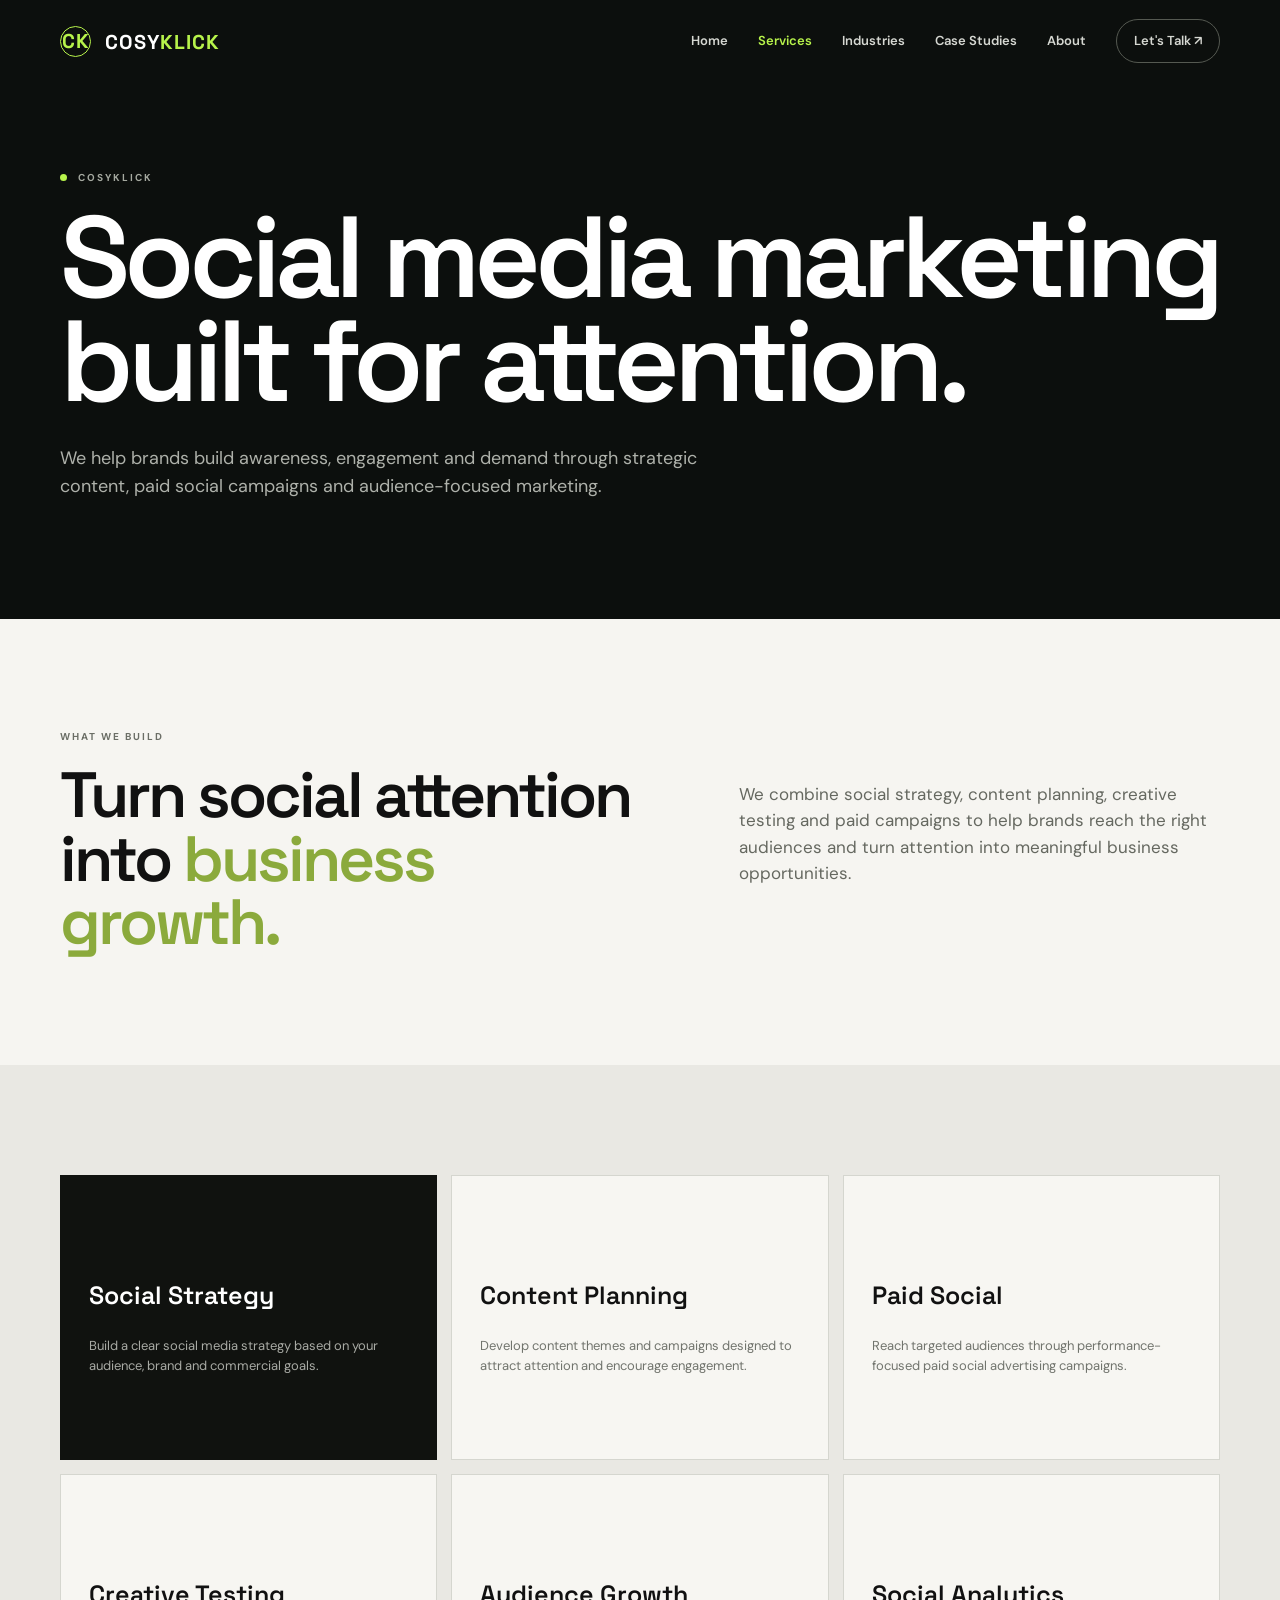
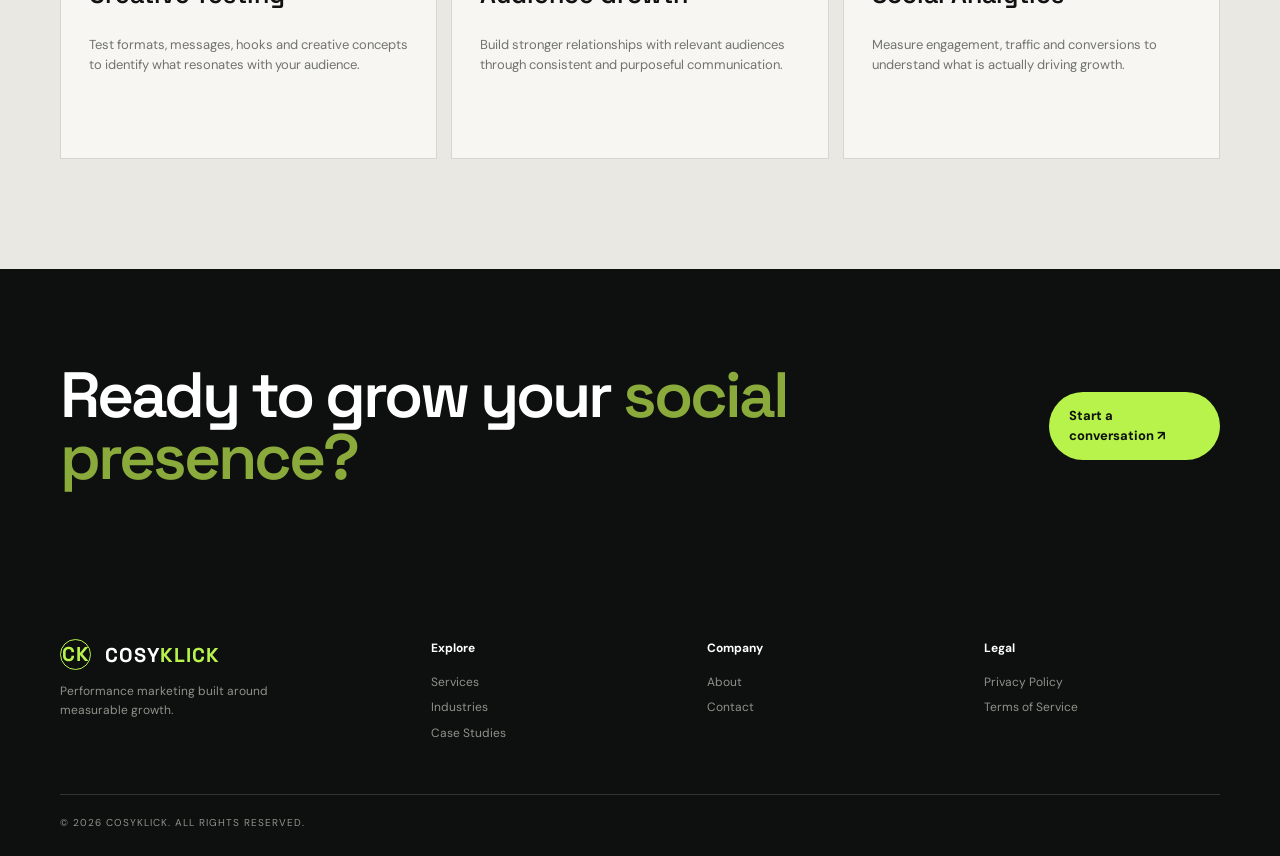
<file: social-media-marketing.html>
<!doctype html>
<html lang="en">

<head>

<meta charset="utf-8">

<meta name="viewport" content="width=device-width,initial-scale=1">

<meta
  name="description"
  content="Social media marketing services by Cosyklick."
>

<title>Social Media Marketing | Cosyklick</title>


<link
  rel="preconnect"
  href="https://fonts.googleapis.com"
>

<link
  rel="preconnect"
  href="https://fonts.gstatic.com"
  crossorigin
>

<link
  href="https://fonts.googleapis.com/css2?family=DM+Sans:wght@400;500;600;700&family=Space+Grotesk:wght@500;600;700&display=swap"
  rel="stylesheet"
>

<link
  rel="stylesheet"
  href="css/style.css"
>

</head>


<body>


<header class="header">

<nav class="nav wrap">


<a class="brand" href="index.html">

<span class="brand-icon">
CK
</span>

COSY<span>KLICK</span>

</a>


<button
  class="hamb"
  aria-label="Menu"
>

☰

</button>


<div class="links">

<a href="index.html">
Home
</a>

<a
  class="active"
  href="services.html"
>
Services
</a>

<a href="industries.html">
Industries
</a>

<a href="case-studies.html">
Case Studies
</a>

<a href="about.html">
About
</a>

<a
  class="pill"
  href="contact.html"
>
Let's Talk ↗
</a>

</div>

</nav>

</header>



<main>


<section class="pagehero">

<div class="wrap">


<div class="eyebrow">

<i></i>

COSYKLICK

</div>


<h1>

Social media marketing built for attention.

</h1>


<p>

We help brands build awareness, engagement and
demand through strategic content, paid social
campaigns and audience-focused marketing.

</p>


</div>

</section>



<section class="section">

<div class="wrap split">


<div>

<div class="eyebrow dark">
WHAT WE BUILD
</div>


<h2>

Turn social attention into
<span>business growth.</span>

</h2>

</div>


<div class="copy">

<p>

We combine social strategy, content planning,
creative testing and paid campaigns to help brands
reach the right audiences and turn attention into
meaningful business opportunities.

</p>

</div>


</div>

</section>



<section class="section grey">

<div class="wrap">

<div class="cards">


<div class="card darkcard">

<h3>
Social Strategy
</h3>

<p>

Build a clear social media strategy based on
your audience, brand and commercial goals.

</p>

</div>


<div class="card">

<h3>
Content Planning
</h3>

<p>

Develop content themes and campaigns designed
to attract attention and encourage engagement.

</p>

</div>


<div class="card">

<h3>
Paid Social
</h3>

<p>

Reach targeted audiences through performance-focused
paid social advertising campaigns.

</p>

</div>


<div class="card">

<h3>
Creative Testing
</h3>

<p>

Test formats, messages, hooks and creative concepts
to identify what resonates with your audience.

</p>

</div>


<div class="card">

<h3>
Audience Growth
</h3>

<p>

Build stronger relationships with relevant audiences
through consistent and purposeful communication.

</p>

</div>


<div class="card">

<h3>
Social Analytics
</h3>

<p>

Measure engagement, traffic and conversions to
understand what is actually driving growth.

</p>

</div>


</div>

</div>

</section>



<section class="darksection">

<div class="wrap cta-row">

<h2>

Ready to grow your
<span>social presence?</span>

</h2>


<a
  class="btn lime"
  href="contact.html"
>

Start a conversation ↗

</a>

</div>

</section>


</main>



<footer>

<div class="wrap foot">


<div>

<a class="brand" href="index.html">

<span class="brand-icon">
CK
</span>

COSY<span>KLICK</span>

</a>

<p>
Performance marketing built around measurable growth.
</p>

</div>


<div>

<h4>
Explore
</h4>

<a href="services.html">
Services
</a>

<a href="industries.html">
Industries
</a>

<a href="case-studies.html">
Case Studies
</a>

</div>


<div>

<h4>
Company
</h4>

<a href="about.html">
About
</a>

<a href="contact.html">
Contact
</a>

</div>


 <div>
    <h4>Legal</h4>

    <a href="privacy-policy.html">
      Privacy Policy
    </a>

    <a href="terms-of-service.html">
      Terms of Service
    </a>
  </div>


</div>


<div class="wrap copyright">

© 2026 Cosyklick. All rights reserved.

</div>

</footer>


<script src="js/script.js"></script>

</body>

</html>
</file>
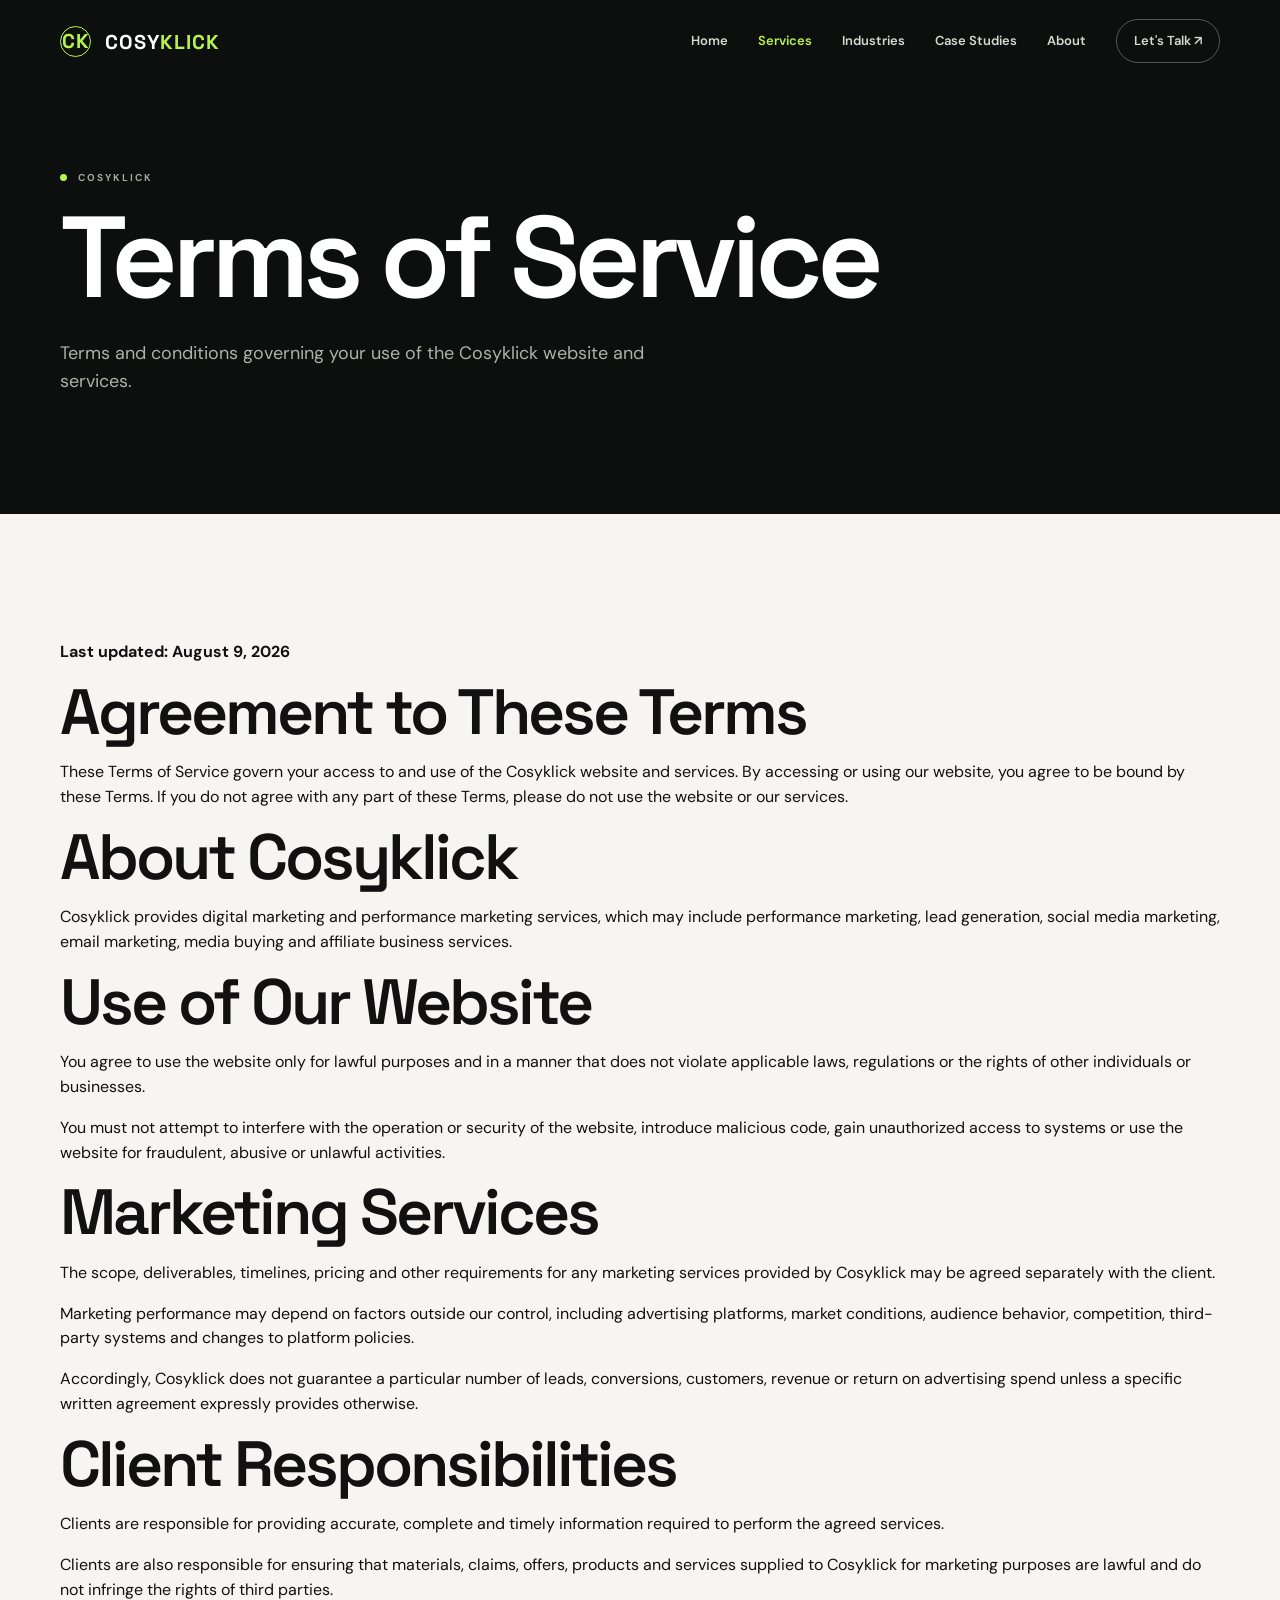
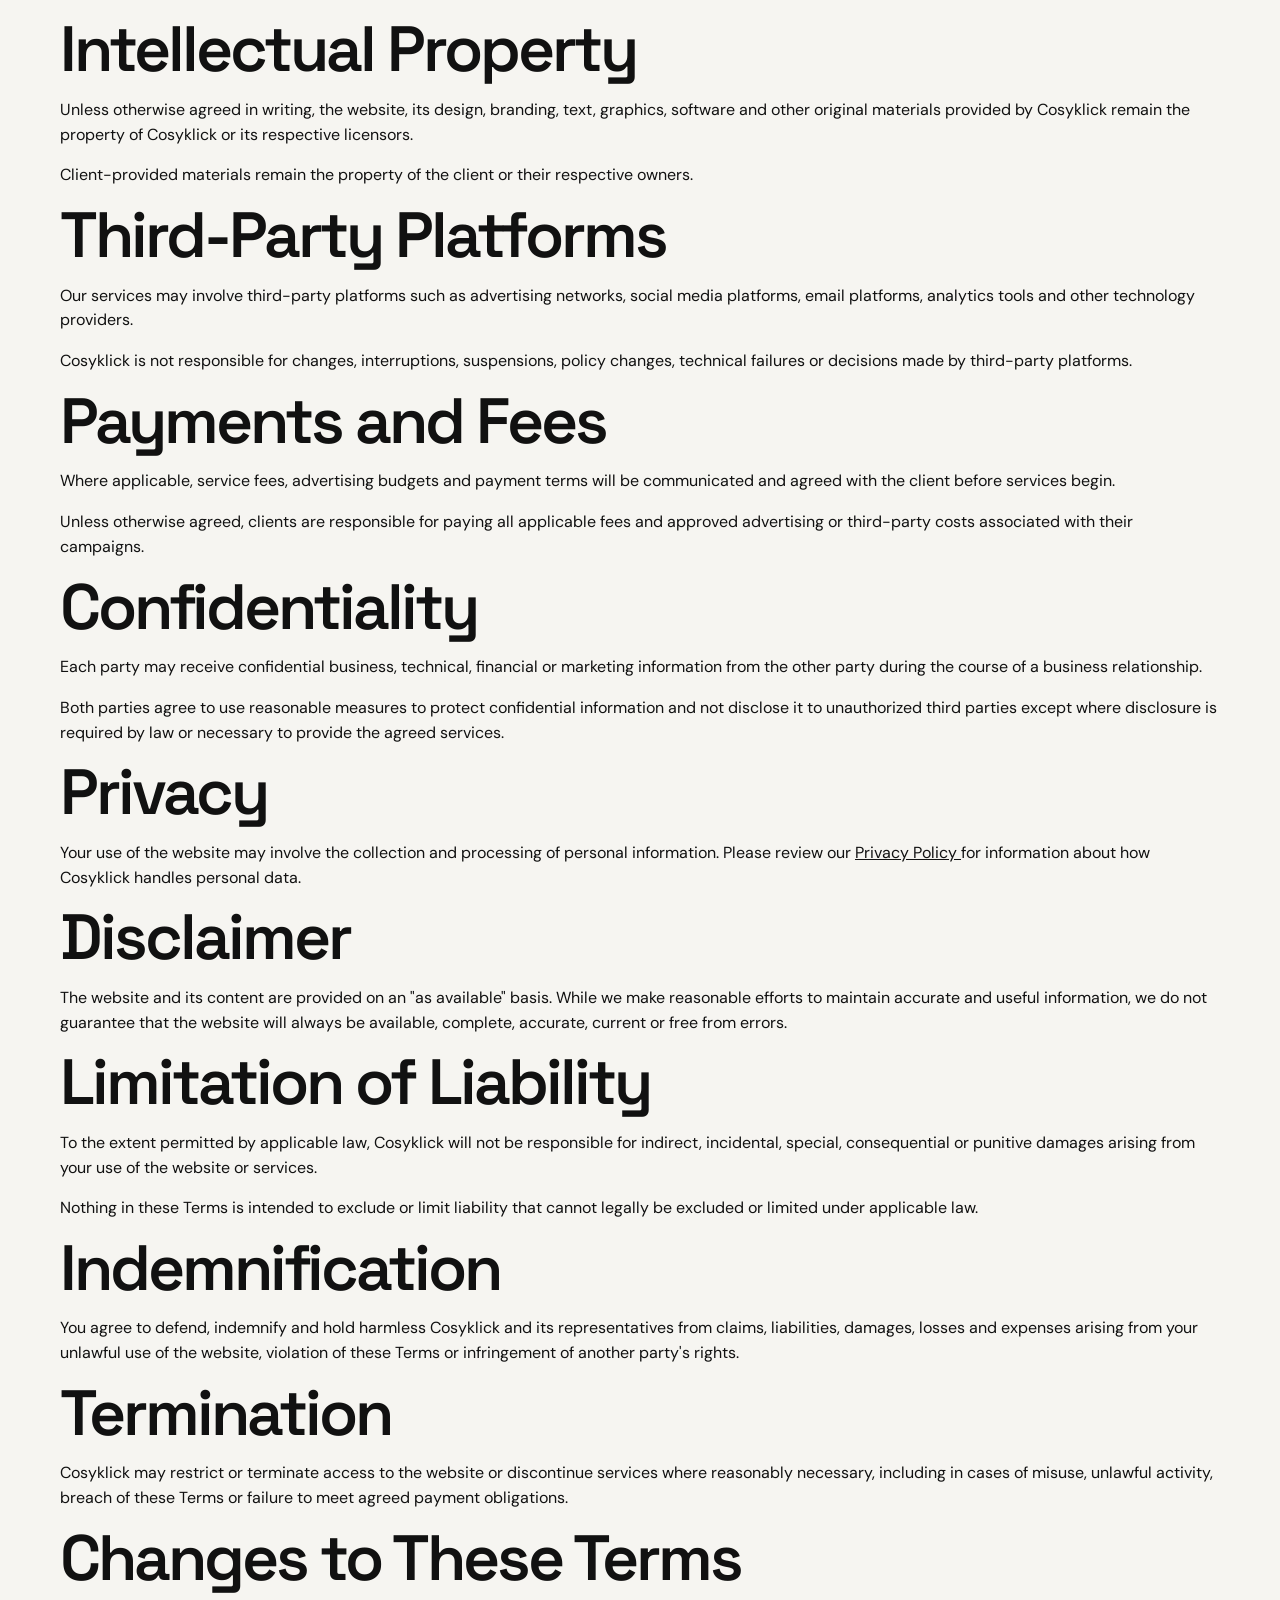
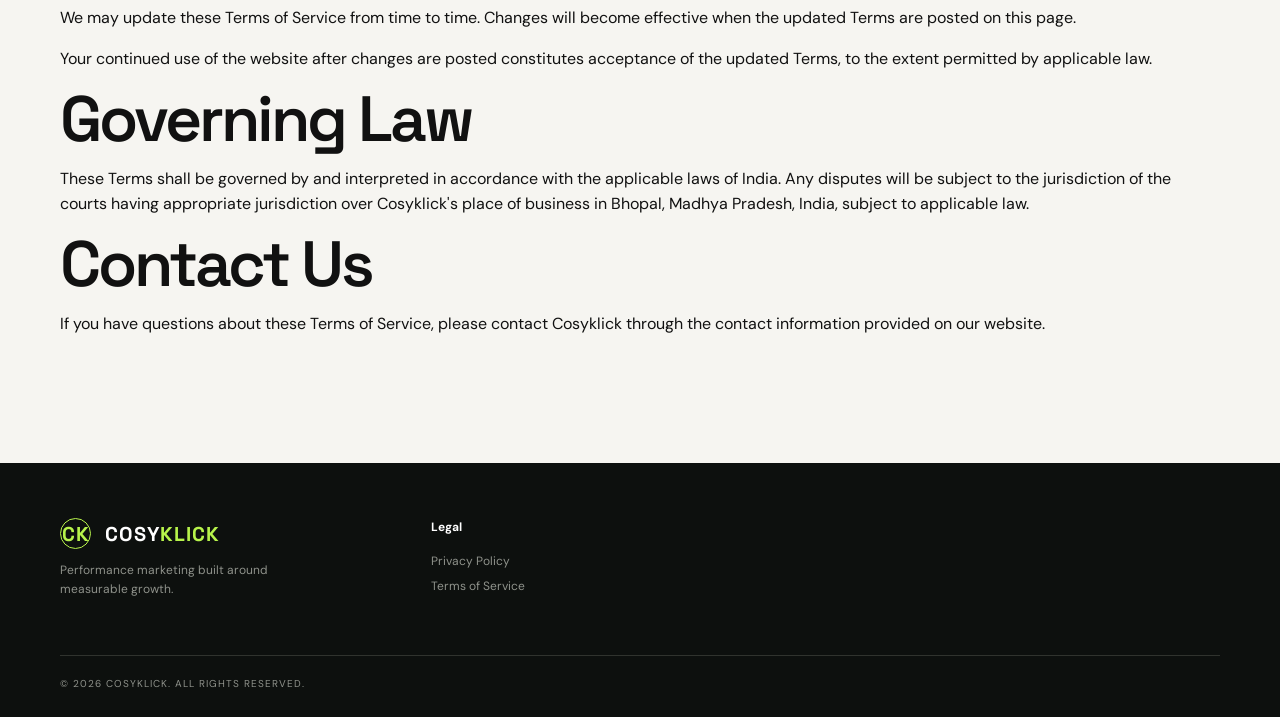
<file: terms-of-service.html>
<!doctype html>
<html lang="en">

<head>

  <meta charset="utf-8">

  <meta
    name="viewport"
    content="width=device-width,initial-scale=1"
  >

  <meta
    name="description"
    content="Terms of Service for Cosyklick."
  >

  <title>Terms of Service | Cosyklick</title>


  <!-- GOOGLE FONTS -->

  <link
    rel="preconnect"
    href="https://fonts.googleapis.com"
  >

  <link
    rel="preconnect"
    href="https://fonts.gstatic.com"
    crossorigin
  >

  <link
    href="https://fonts.googleapis.com/css2?family=DM+Sans:wght@400;500;600;700&family=Space+Grotesk:wght@500;600;700&display=swap"
    rel="stylesheet"
  >


  <!-- SITE CSS -->

  <link
    rel="stylesheet"
    href="css/style.css"
  >

</head>


<body>


<!-- =========================
     HEADER
========================= -->

<header class="header">

  <nav class="nav wrap">


    <a
      class="brand"
      href="index.html"
      aria-label="Cosyklick Home"
    >

      <span class="brand-icon">
        CK
      </span>

      COSY<span>KLICK</span>

    </a>


    <button
      class="hamb"
      aria-label="Menu"
      type="button"
    >
      ☰
    </button>


    <div class="links">

      <a href="index.html">
        Home
      </a>


      <a
        class="active"
        href="services.html"
      >
        Services
      </a>


      <a href="industries.html">
        Industries
      </a>


      <a href="case-studies.html">
        Case Studies
      </a>


      <a href="about.html">
        About
      </a>


      <a
        class="pill"
        href="contact.html"
      >
        Let's Talk ↗
      </a>

    </div>

  </nav>

</header>



<!-- =========================
     TERMS HERO
========================= -->

<main>

<section class="pagehero">

  <div class="wrap">

    <div class="eyebrow">

      <i></i>

      COSYKLICK

    </div>


    <h1>
      Terms of Service
    </h1>


    <p>
      Terms and conditions governing your use of
      the Cosyklick website and services.
    </p>

  </div>

</section>



<!-- =========================
     TERMS CONTENT
========================= -->

<section class="section">

  <div class="wrap">

    <div class="legal-content">


      <p>
        <strong>Last updated: August 9, 2026</strong>
      </p>


      <h2>
        Agreement to These Terms
      </h2>

      <p>
        These Terms of Service govern your access to
        and use of the Cosyklick website and services.
        By accessing or using our website, you agree
        to be bound by these Terms. If you do not agree
        with any part of these Terms, please do not use
        the website or our services.
      </p>


      <h2>
        About Cosyklick
      </h2>

      <p>
        Cosyklick provides digital marketing and
        performance marketing services, which may
        include performance marketing, lead generation,
        social media marketing, email marketing,
        media buying and affiliate business services.
      </p>


      <h2>
        Use of Our Website
      </h2>

      <p>
        You agree to use the website only for lawful
        purposes and in a manner that does not violate
        applicable laws, regulations or the rights of
        other individuals or businesses.
      </p>

      <p>
        You must not attempt to interfere with the
        operation or security of the website, introduce
        malicious code, gain unauthorized access to
        systems or use the website for fraudulent,
        abusive or unlawful activities.
      </p>


      <h2>
        Marketing Services
      </h2>

      <p>
        The scope, deliverables, timelines, pricing and
        other requirements for any marketing services
        provided by Cosyklick may be agreed separately
        with the client.
      </p>

      <p>
        Marketing performance may depend on factors
        outside our control, including advertising
        platforms, market conditions, audience behavior,
        competition, third-party systems and changes to
        platform policies.
      </p>

      <p>
        Accordingly, Cosyklick does not guarantee a
        particular number of leads, conversions,
        customers, revenue or return on advertising
        spend unless a specific written agreement
        expressly provides otherwise.
      </p>


      <h2>
        Client Responsibilities
      </h2>

      <p>
        Clients are responsible for providing accurate,
        complete and timely information required to
        perform the agreed services.
      </p>

      <p>
        Clients are also responsible for ensuring that
        materials, claims, offers, products and services
        supplied to Cosyklick for marketing purposes are
        lawful and do not infringe the rights of third
        parties.
      </p>


      <h2>
        Intellectual Property
      </h2>

      <p>
        Unless otherwise agreed in writing, the website,
        its design, branding, text, graphics, software
        and other original materials provided by Cosyklick
        remain the property of Cosyklick or its respective
        licensors.
      </p>

      <p>
        Client-provided materials remain the property of
        the client or their respective owners.
      </p>


      <h2>
        Third-Party Platforms
      </h2>

      <p>
        Our services may involve third-party platforms
        such as advertising networks, social media
        platforms, email platforms, analytics tools and
        other technology providers.
      </p>

      <p>
        Cosyklick is not responsible for changes,
        interruptions, suspensions, policy changes,
        technical failures or decisions made by
        third-party platforms.
      </p>


      <h2>
        Payments and Fees
      </h2>

      <p>
        Where applicable, service fees, advertising
        budgets and payment terms will be communicated
        and agreed with the client before services begin.
      </p>

      <p>
        Unless otherwise agreed, clients are responsible
        for paying all applicable fees and approved
        advertising or third-party costs associated with
        their campaigns.
      </p>


      <h2>
        Confidentiality
      </h2>

      <p>
        Each party may receive confidential business,
        technical, financial or marketing information
        from the other party during the course of a
        business relationship.
      </p>

      <p>
        Both parties agree to use reasonable measures
        to protect confidential information and not
        disclose it to unauthorized third parties except
        where disclosure is required by law or necessary
        to provide the agreed services.
      </p>


      <h2>
        Privacy
      </h2>

      <p>
        Your use of the website may involve the
        collection and processing of personal information.
        Please review our
        <a href="privacy-policy.html">
          Privacy Policy
        </a>
        for information about how Cosyklick handles
        personal data.
      </p>


      <h2>
        Disclaimer
      </h2>

      <p>
        The website and its content are provided on an
        "as available" basis. While we make reasonable
        efforts to maintain accurate and useful
        information, we do not guarantee that the website
        will always be available, complete, accurate,
        current or free from errors.
      </p>


      <h2>
        Limitation of Liability
      </h2>

      <p>
        To the extent permitted by applicable law,
        Cosyklick will not be responsible for indirect,
        incidental, special, consequential or punitive
        damages arising from your use of the website or
        services.
      </p>

      <p>
        Nothing in these Terms is intended to exclude or
        limit liability that cannot legally be excluded
        or limited under applicable law.
      </p>


      <h2>
        Indemnification
      </h2>

      <p>
        You agree to defend, indemnify and hold harmless
        Cosyklick and its representatives from claims,
        liabilities, damages, losses and expenses arising
        from your unlawful use of the website, violation
        of these Terms or infringement of another party's
        rights.
      </p>


      <h2>
        Termination
      </h2>

      <p>
        Cosyklick may restrict or terminate access to
        the website or discontinue services where
        reasonably necessary, including in cases of
        misuse, unlawful activity, breach of these Terms
        or failure to meet agreed payment obligations.
      </p>


      <h2>
        Changes to These Terms
      </h2>

      <p>
        We may update these Terms of Service from time
        to time. Changes will become effective when the
        updated Terms are posted on this page.
      </p>

      <p>
        Your continued use of the website after changes
        are posted constitutes acceptance of the updated
        Terms, to the extent permitted by applicable law.
      </p>


      <h2>
        Governing Law
      </h2>

      <p>
        These Terms shall be governed by and interpreted
        in accordance with the applicable laws of India.
        Any disputes will be subject to the jurisdiction
        of the courts having appropriate jurisdiction
        over Cosyklick's place of business in Bhopal,
        Madhya Pradesh, India, subject to applicable law.
      </p>


      <h2>
        Contact Us
      </h2>

      <p>
        If you have questions about these Terms of
        Service, please contact Cosyklick through the
        contact information provided on our website.
      </p>


    </div>

  </div>

</section>


</main>



<!-- =========================
     FOOTER
========================= -->

<footer>

  <div class="wrap foot">


    <!-- BRAND -->

    <div>

<a
  class="brand"
  href="index.html"
>

<span class="brand-icon">
CK
</span>

COSY<span>KLICK</span>

</a>


<p>
Performance marketing built around measurable growth.
</p>

</div>


    <!-- LEGAL -->

    <div>

      <h4>
        Legal
      </h4>


      <a href="privacy-policy.html">
        Privacy Policy
      </a>


      <a href="terms-of-service.html">
        Terms of Service
      </a>

    </div>


  </div>



  <div class="wrap copyright">

    © 2026 Cosyklick. All rights reserved.

  </div>

</footer>



<script src="js/script.js"></script>


</body>

</html>
</file>
<file: css/style.css>
*{box-sizing:border-box}html{scroll-behavior:smooth}body{margin:0;background:#f6f5f1;color:#111;font-family:"DM Sans",sans-serif;line-height:1.55}a{color:inherit}.wrap{width:min(1160px,calc(100% - 48px));margin:auto}.header{position:absolute;top:0;width:100%;z-index:20}.nav{height:82px;display:flex;align-items:center;justify-content:space-between}.brand{font:700 20px "Space Grotesk";letter-spacing:1px;text-decoration:none;color:#fff}.brand>span:last-child{color:#b7f34b}.brand-icon{display:inline-grid!important;place-items:center;border:1px solid #b7f34b;border-radius:50%;width:31px;height:31px;margin-right:8px;color:#b7f34b!important}.links{display:flex;align-items:center;gap:30px}.links a{color:#d6d8d2;text-decoration:none;font-size:13px;font-weight:600}.links a:hover,.links .active{color:#b7f34b}.links .pill{border:1px solid #555951;border-radius:30px;padding:11px 17px}.hamb{display:none;background:none;border:0;color:white;font-size:25px}.hero,.pagehero{background:#0c0f0d;color:white;position:relative;overflow:hidden}.hero{min-height:720px;display:flex;align-items:center}.hero-bg{position:absolute;inset:0;opacity:.14;background-image:linear-gradient(#fff 1px,transparent 1px),linear-gradient(90deg,#fff 1px,transparent 1px);background-size:85px 85px}.hero-content{position:relative;z-index:2;padding-top:60px}.eyebrow{font-size:10px;letter-spacing:2px;font-weight:700;color:#a5a9a0;margin-bottom:20px}.eyebrow i{display:inline-block;width:7px;height:7px;background:#b7f34b;border-radius:50%;margin-right:7px}.eyebrow.dark{color:#6b6e66}.hero h1,.pagehero h1{font:600 clamp(62px,9vw,116px)/.91 "Space Grotesk";letter-spacing:-6px;margin:0}.hero h1 em,.pagehero h1 em{font-style:normal;color:#b7f34b}.hero-content>p{max-width:620px;color:#b7bab3;font-size:18px;margin:32px 0}.actions{display:flex;gap:12px;flex-wrap:wrap}.btn{display:inline-flex;gap:20px;align-items:center;padding:14px 20px;border-radius:40px;text-decoration:none;border:0;font-weight:700;font-size:13px;cursor:pointer}.lime{background:#b7f34b;color:#0d100d}.outline{border:1px solid #575b54;color:white}.proof{display:flex;gap:55px;margin-top:70px}.proof b{display:block;font:600 29px "Space Grotesk"}.proof small{color:#858981;font-size:10px;text-transform:uppercase;letter-spacing:1px}.glow{position:absolute;right:-150px;top:130px;width:600px;height:600px;border-radius:50%;background:radial-gradient(circle,#b7f34b35,transparent 65%)}.ticker{overflow:hidden;white-space:nowrap;background:#b7f34b;color:#111;padding:12px;font-size:11px;font-weight:800;letter-spacing:1px}.ticker div{width:max-content;animation:move 30s linear infinite}@keyframes move{to{transform:translateX(-35%)}}.section{padding:110px 0}.grey{background:#e9e8e3}.split,.featuregrid{display:grid;grid-template-columns:1.1fr .9fr;gap:90px}.split h2,.head h2,.section h2{font:600 clamp(42px,5vw,68px)/.99 "Space Grotesk";letter-spacing:-3px;margin:0}.split h2 span,.head h2 span,.section h2 span,.darksection span{color:#8baa3c}.copy{padding-top:35px}.copy p,.head>p{font-size:17px;color:#656860;max-width:510px}.text-link{display:inline-block;margin-top:25px;font-weight:700;text-decoration:none;border-bottom:1px solid}.head{display:flex;justify-content:space-between;gap:50px;align-items:end;margin-bottom:55px}.head>p{font-size:14px}.cards{display:grid;grid-template-columns:repeat(3,1fr);gap:14px}.card{min-height:285px;background:#f7f6f2;border:1px solid #d5d6cf;padding:28px;text-decoration:none;transition:.25s;position:relative}.card:hover{transform:translateY(-5px);border-color:#a8d745}.card small{color:#858980}.card strong{position:absolute;right:28px;color:#89aa3c;font-size:22px}.card h3{font:600 25px "Space Grotesk";margin-top:75px}.card p{font-size:13px;color:#71746d}.card>b{position:absolute;bottom:25px;font-size:12px}.darkcard{background:#10120f;color:#fff;border-color:#10120f}.darkcard p{color:#a8aaa4}.stats{background:#0d100e;color:white;padding:60px 0}.statgrid{display:grid;grid-template-columns:repeat(4,1fr);gap:20px}.statgrid div{border-left:1px solid #383b35;padding-left:20px}.statgrid b{display:block;color:#b7f34b;font:600 52px "Space Grotesk"}.statgrid small{color:#888b83;text-transform:uppercase;font-size:10px;letter-spacing:1px}.steps{display:grid;grid-template-columns:repeat(4,1fr);border-top:1px solid #c4c5be}.steps>div{padding:28px 22px 10px 0;border-right:1px solid #c4c5be}.steps>div:not(:first-child){padding-left:22px}.steps i{font-style:normal;font-size:11px;color:#777a72}.steps h3{font:600 25px "Space Grotesk";margin:50px 0 8px}.steps p{font-size:13px;color:#6e716a}.darksection{background:#0d100e;color:white;padding:95px 0}.cta-row{display:flex;justify-content:space-between;align-items:center;gap:40px}.cta-row h2{font:600 clamp(44px,5vw,68px)/.98 "Space Grotesk";letter-spacing:-3px;margin:0}.pagehero{padding:170px 0 100px}.pagehero p{max-width:650px;color:#aeb1aa;font-size:18px;margin-top:30px}.featuregrid{align-items:start}.industrypage{display:grid;grid-template-columns:repeat(3,1fr);gap:14px}.industrypage>div{background:#f7f6f2;border:1px solid #d5d6cf;padding:35px;min-height:190px}.industrypage h3{font:600 24px "Space Grotesk"}.industrypage p{color:#70736b;font-size:13px}.casegrid{display:grid;grid-template-columns:repeat(3,1fr);gap:15px}.casegrid article{background:#f7f6f2;padding:20px;border:1px solid #d5d6cf}.casevisual{height:180px;background:linear-gradient(135deg,#10120f,#27301f);color:#b7f34b;font:600 55px "Space Grotesk";display:grid;place-items:center;margin-bottom:25px}.casegrid h3{font:600 26px "Space Grotesk"}.casegrid p{color:#686b64;font-size:13px}.metricrow{display:grid;grid-template-columns:auto 1fr auto 1fr;gap:8px;align-items:end;margin-top:25px}.metricrow b{font:600 22px "Space Grotesk";color:#7f9f38}.metricrow small{font-size:9px;color:#777}.values{display:grid;grid-template-columns:repeat(4,1fr);gap:15px}.values>div{padding:35px;background:#f7f6f2;border:1px solid #d5d6cf}.values span{color:#7d9e37}.values h3{font:600 25px "Space Grotesk"}.values p{color:#70736b;font-size:13px}.contactgrid{display:grid;grid-template-columns:1fr 1fr;gap:90px}.contactintro{color:#686b64;margin-top:20px}.contactdetails{display:flex;flex-direction:column;gap:10px;margin-top:35px;font-weight:700}.form{display:grid;gap:17px}.form label{text-transform:uppercase;font-size:10px;letter-spacing:1px;font-weight:700}.form input,.form select,.form textarea{display:block;width:100%;margin-top:7px;border:0;border-bottom:1px solid #bbbdb6;background:transparent;padding:12px 0;font:15px "DM Sans";outline:none}.form input:focus,.form textarea:focus,.form select:focus{border-color:#111}.form #formNote{font-size:12px;color:#697066}.mini{max-width:700px}.mini h3{font:600 28px "Space Grotesk"}footer{background:#0d100e;color:#8f928b;padding:55px 0 25px}.foot{display:grid;grid-template-columns:1.4fr 1fr 1fr 1fr;gap:40px}.foot .brand{display:inline-block}.foot p{font-size:12px;max-width:250px}.foot h4{color:#fff;font-size:12px;margin:0 0 15px}.foot a:not(.brand){display:block;color:#8f928b;text-decoration:none;font-size:12px;margin:7px 0}.copyright{border-top:1px solid #30332e;margin-top:45px;padding-top:20px;font-size:10px;text-transform:uppercase;letter-spacing:1px}@media(max-width:800px){.wrap{width:calc(100% - 32px)}.links{display:none;position:absolute;top:70px;left:16px;right:16px;background:#151814;padding:22px;flex-direction:column;align-items:flex-start}.links.open{display:flex}.hamb{display:block}.hero{min-height:680px}.hero h1,.pagehero h1{font-size:clamp(55px,15vw,80px);letter-spacing:-4px}.proof{gap:22px;flex-wrap:wrap}.section{padding:75px 0}.split,.featuregrid,.contactgrid{grid-template-columns:1fr;gap:40px}.copy{padding-top:0}.head{display:block}.head>p{margin-top:20px}.cards,.industrypage,.casegrid{grid-template-columns:1fr}.statgrid{grid-template-columns:1fr 1fr}.steps{grid-template-columns:1fr 1fr}.values{grid-template-columns:1fr 1fr}.cta-row{display:block}.cta-row .btn{margin-top:30px}.foot{grid-template-columns:1fr 1fr}}@media(max-width:480px){.steps,.values,.statgrid{grid-template-columns:1fr}.foot{grid-template-columns:1fr}.hero-content>p{font-size:16px}.proof{display:grid;grid-template-columns:1fr 1fr}.proof div:last-child{grid-column:1/-1}}
/* =====================================================
   SERVICE CARD HOVER
===================================================== */

.card {
  transition:
    background-color 0.25s ease,
    color 0.25s ease,
    transform 0.25s ease;
}

/* Hover any service card */
.card:hover {
  background: #111111 !important;
  color: #ffffff !important;
}

/* Make all card text white on hover */
.card:hover small,
.card:hover strong,
.card:hover h3,
.card:hover p,
.card:hover b {
  color: #ffffff !important;
}
</file>
